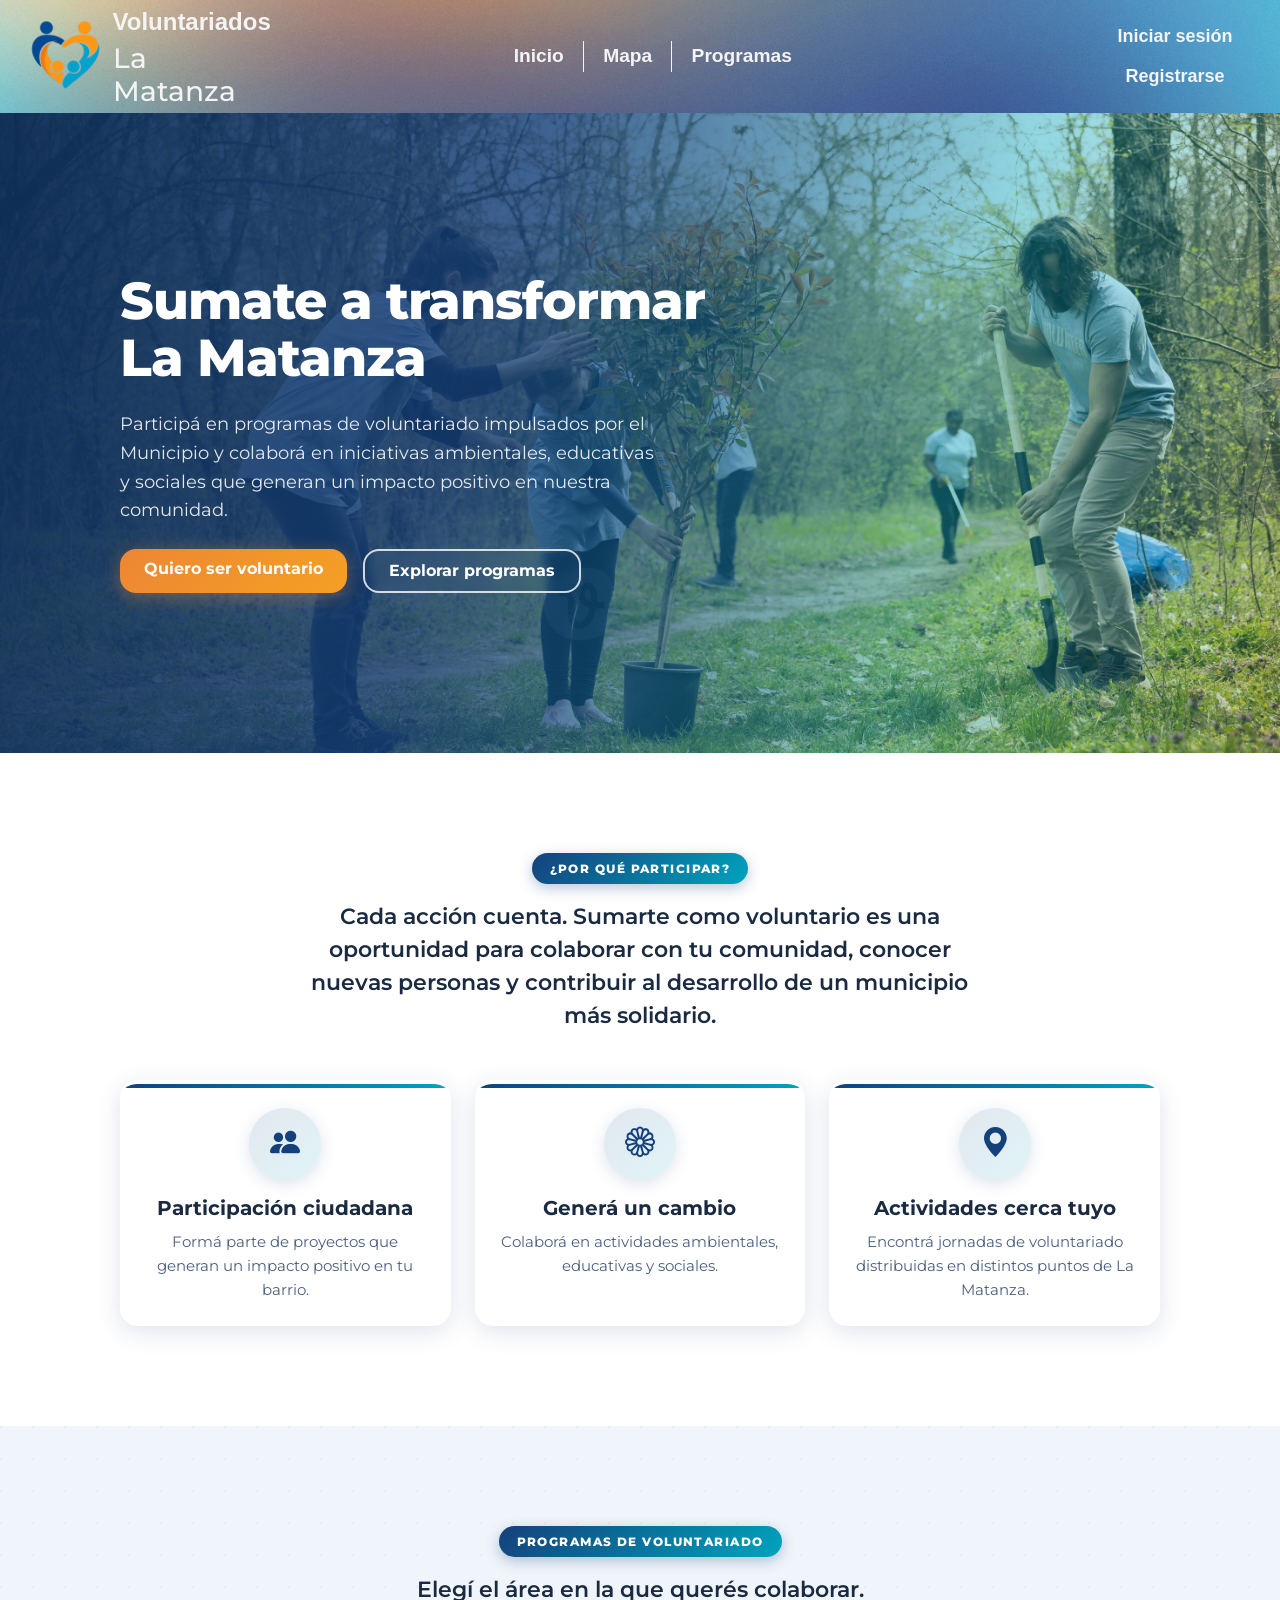
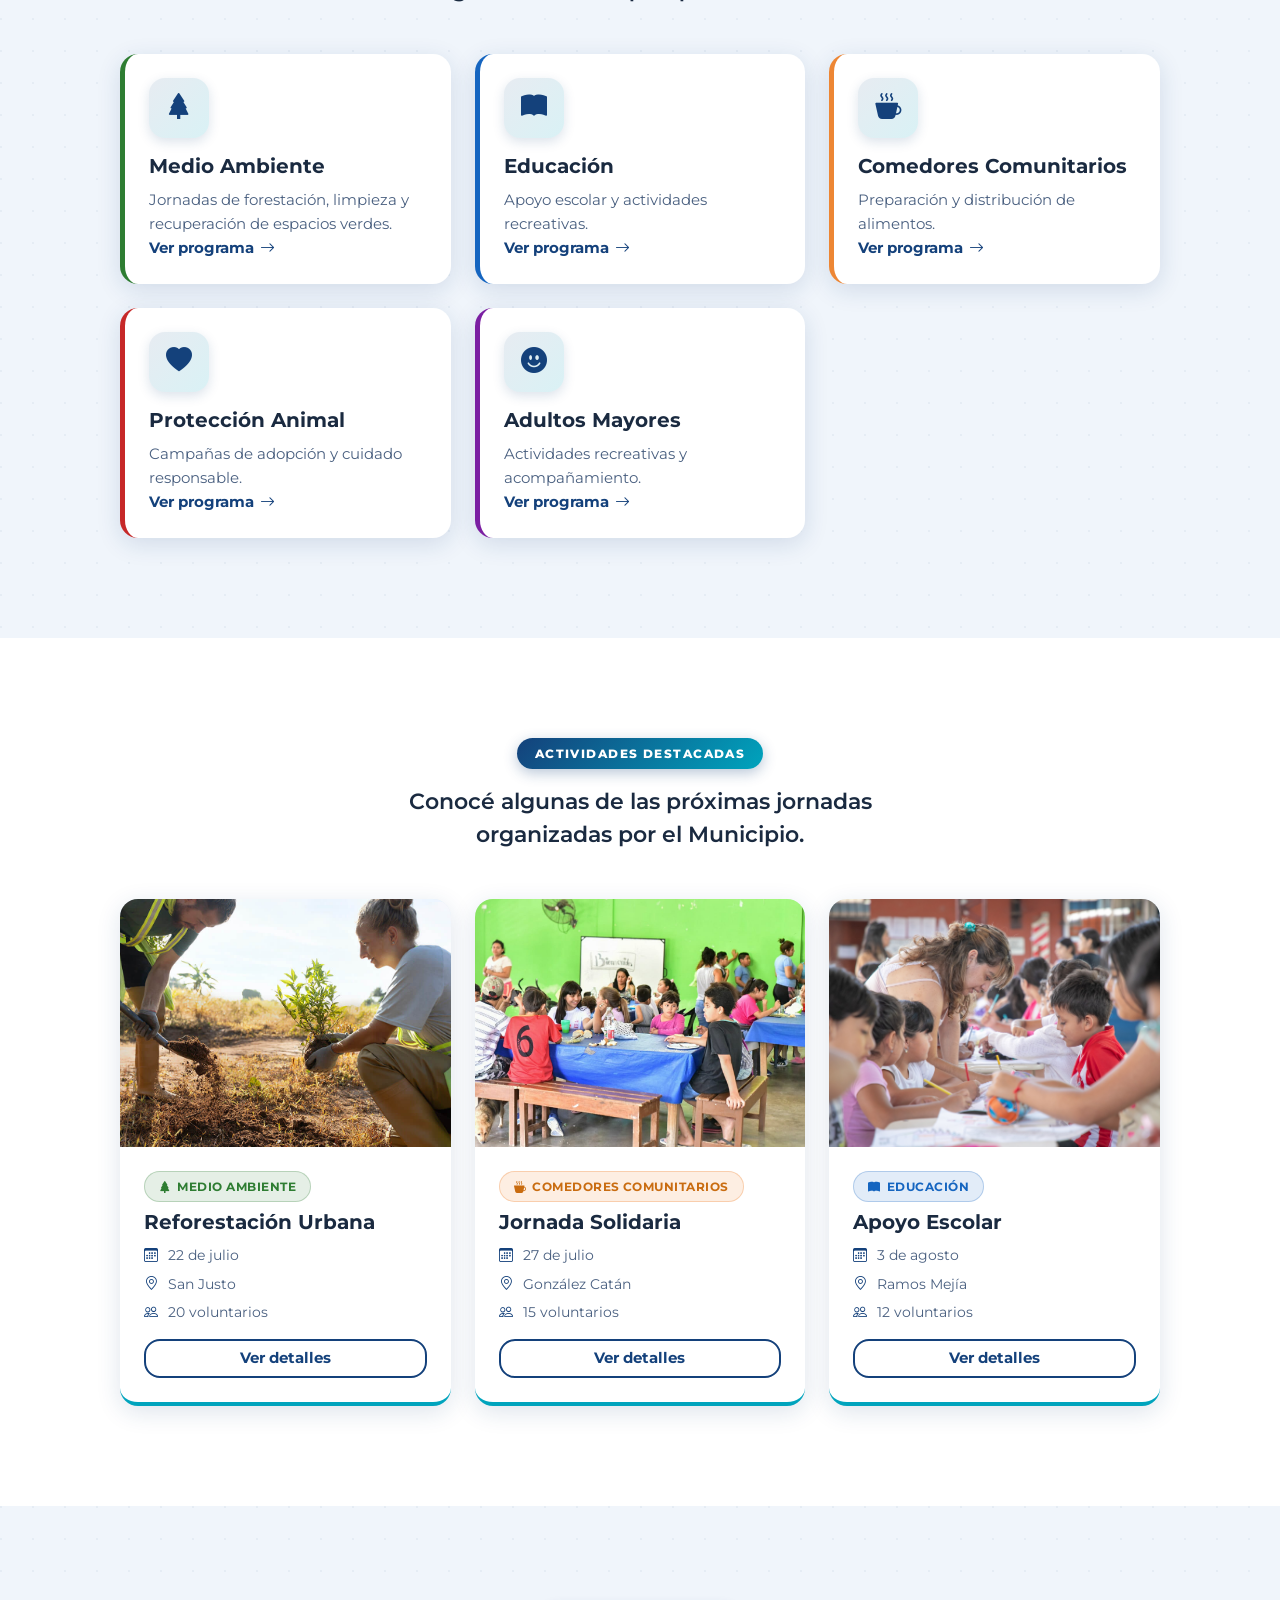
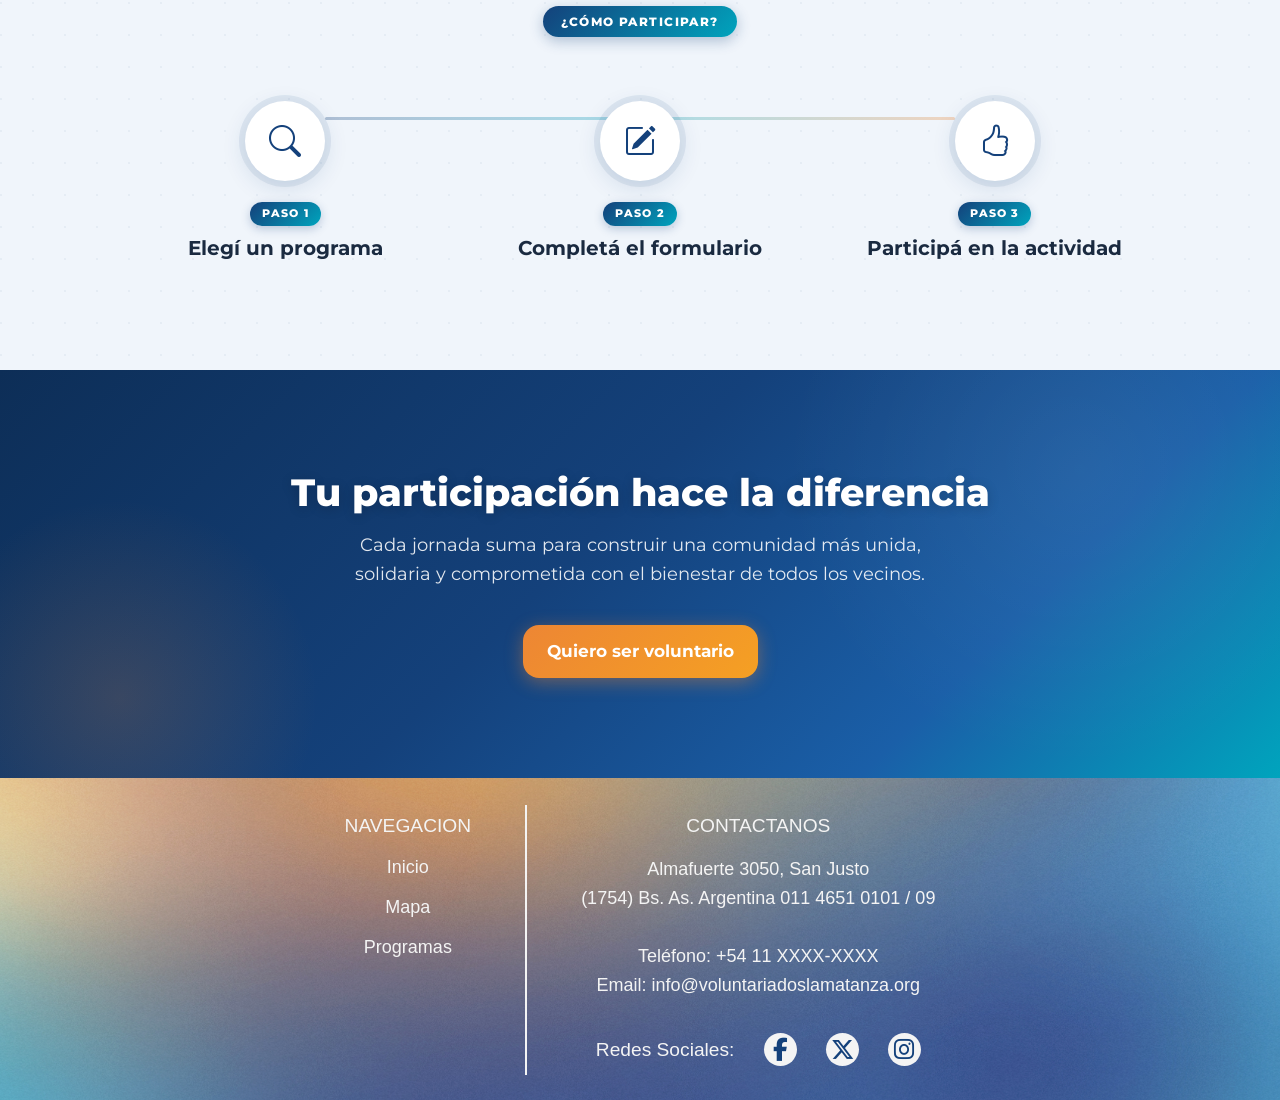
<file: pages/index.html>
<!DOCTYPE html>
<html lang="en">

<head>
    <meta charset="UTF-8">
    <link rel="icon" href="../img/Logo Voluntariados.png" type="image/png">
    <meta name="viewport" content="width=device-width, initial-scale=1.0">
    <title>Voluntariado La Matanza | Municipio de La Matanza</title>

    <!-- Bootstrap 5.3 -->
    <link  rel="stylesheet" href="https://cdn.jsdelivr.net/npm/bootstrap@5.3.3/dist/css/bootstrap.min.css">
    <!-- Bootstrap Icons -->
    <link rel="stylesheet" href="https://cdn.jsdelivr.net/npm/bootstrap-icons@1.11.3/font/bootstrap-icons.css">
    <!-- Google Fonts: Montserrat -->
    <link rel="preconnect" href="https://fonts.googleapis.com">
    <link rel="preconnect" href="https://fonts.gstatic.com" crossorigin>
    <link rel="stylesheet" href="https://fonts.googleapis.com/css2?family=Montserrat:wght@400;500;600;700;800&display=swap">

    <link rel="stylesheet" href="https://cdnjs.cloudflare.com/ajax/libs/font-awesome/6.5.1/css/all.min.css">
    <link rel="stylesheet" href="../css/globals/globalStyles.css">
    <link rel="stylesheet" href="../css/homePage.css">
    <link rel="stylesheet" href="../css/globals/header.css">
    <link rel="stylesheet" href="../css/globals/footer.css">
    <link rel="stylesheet" href="../css/listaProgramas.css">
    <script src="../js/auth.js" defer></script>
    <title>Voluntariados La Matanza</title>
</head>

<body>
    <header class="header">
        <div class="header-logo">
            <img class="header-logo-img" src="../img/Logo Voluntariados.png" alt="Logo de Voluntariados">
            <span class="header-logo-text">Voluntariados<h3>La Matanza</h3> </span>
        </div>
        <span class="nav-toggle"><i class="fa-solid fa-bars"></i></span>
        <nav class="header-nav">
            <ul class="header-nav-list">
                <li><a href="./index.html">Inicio</a></li>
                <li><a href="./map.html">Mapa</a></li>
                <li><a href="./programas.html">Programas</a></li>
            </ul>
        </nav>
        <div class="header-user">
            <div class="header-user-actions">
                <a href="./login.html" class="login">Iniciar sesión</a>
            </div>
            <div class="header-user-actions">
                <a href="./registro.html" class="signup">Registrarse</a>
            </div>
        </div>
    </header>
    <main>
     
   <section class="hero-section hero-section--bg">
    <!-- Imagen de fondo del Hero -->
    <div class="hero-bg img-placeholder">
      <!-- TODO: reemplazar por foto real de vecinos en jornada de voluntariado (plantando árboles / pintando escuela / comedor) -->
      <img src="../img/hero-voluntariado.jpg"
           alt="Vecinos de La Matanza plantando árboles en una jornada de voluntariado municipal"
           class="hero-bg-img"
           onerror="this.closest('.img-placeholder').classList.add('img-placeholder--fallback')">
      <div class="img-placeholder-label">
        <i class="bi bi-image"></i> Foto: vecinos en jornada de voluntariado
      </div>
    </div>
 
    <!-- Overlay, hermano de hero-bg, no hijo -->
    <div class="hero-overlay"></div>
 
    <div class="container">
      <div class="row">
        <div class="col-lg-7">
          <h1 class="hero-title hero-title--on-photo">Sumate a transformar La Matanza</h1>
          <p class="hero-text hero-text--on-photo">
            Participá en programas de voluntariado impulsados por el Municipio y colaborá en
            iniciativas ambientales, educativas y sociales que generan un impacto positivo
            en nuestra comunidad.
          </p>
          <div class="d-flex flex-wrap gap-3 mt-4">
            <a href="#inscripcion" class="btn btn-accent-vlm btn-lg rounded-4 px-4">
              Quiero ser voluntario
            </a>
            <a href="programas.html" class="btn btn-outline-vlm-on-photo btn-lg rounded-4 px-4">
              Explorar programas
            </a>
          </div>
        </div>
      </div>
    </div>
  </section>
 
  <!-- ============ SECCIÓN 2: ¿Por qué participar? ============ -->
  <section class="section-padding">
    <div class="container">
      <div class="row justify-content-center text-center mb-5">
        <div class="col-lg-8">
          <span class="section-eyebrow">¿Por qué participar?</span>
          <p class="section-lead">
            Cada acción cuenta. Sumarte como voluntario es una oportunidad para colaborar
            con tu comunidad, conocer nuevas personas y contribuir al desarrollo de un
            municipio más solidario.
          </p>
        </div>
      </div>
 
      <div class="row g-4">
        <div class="col-lg-4">
          <div class="card vlm-card h-100 border-0 shadow-sm rounded-4 p-4 text-center">
            <div class="vlm-icon-circle mx-auto mb-3">
              <i class="bi bi-people-fill"></i>
            </div>
            <h3 class="card-title-vlm">Participación ciudadana</h3>
            <p class="card-text-vlm">
              Formá parte de proyectos que generan un impacto positivo en tu barrio.
            </p>
          </div>
        </div>
        <div class="col-lg-4">
          <div class="card vlm-card h-100 border-0 shadow-sm rounded-4 p-4 text-center">
            <div class="vlm-icon-circle mx-auto mb-3">
              <i class="bi bi-flower1"></i>
            </div>
            <h3 class="card-title-vlm">Generá un cambio</h3>
            <p class="card-text-vlm">
              Colaborá en actividades ambientales, educativas y sociales.
            </p>
          </div>
        </div>
        <div class="col-lg-4">
          <div class="card vlm-card h-100 border-0 shadow-sm rounded-4 p-4 text-center">
            <div class="vlm-icon-circle mx-auto mb-3">
              <i class="bi bi-geo-alt-fill"></i>
            </div>
            <h3 class="card-title-vlm">Actividades cerca tuyo</h3>
            <p class="card-text-vlm">
              Encontrá jornadas de voluntariado distribuidas en distintos puntos de La Matanza.
            </p>
          </div>
        </div>
      </div>
    </div>
  </section>
 
  <!-- ============ SECCIÓN 3: Programas de voluntariado ============ -->
  <section class="section-padding bg-alt" id="programas">
    <div class="container">
      <div class="row justify-content-center text-center mb-5">
        <div class="col-lg-7">
          <span class="section-eyebrow">Programas de voluntariado</span>
          <p class="section-lead">Elegí el área en la que querés colaborar.</p>
        </div>
      </div>
 
      <div class="row g-4">
        <div class="col-lg-4 col-md-6">
          <div class="card vlm-program-card h-100 border-0 shadow-sm rounded-4 p-4">
            <div class="program-icon mb-3"><i class="bi bi-tree-fill"></i></div>
            <h3 class="card-title-vlm">Medio Ambiente</h3>
            <p class="card-text-vlm">
              Jornadas de forestación, limpieza y recuperación de espacios verdes.
            </p>
            <a href="programas.html?categoria=medio ambiente" class="program-link mt-auto">Ver programa <i class="bi bi-arrow-right"></i></a>
          </div>
        </div>
        <div class="col-lg-4 col-md-6">
          <div class="card vlm-program-card h-100 border-0 shadow-sm rounded-4 p-4">
            <div class="program-icon mb-3"><i class="bi bi-book-fill"></i></div>
            <h3 class="card-title-vlm">Educación</h3>
            <p class="card-text-vlm">
              Apoyo escolar y actividades recreativas.
            </p>
            <a href="programas.html?categoria=educación" class="program-link mt-auto">Ver programa <i class="bi bi-arrow-right"></i></a>
          </div>
        </div>
        <div class="col-lg-4 col-md-6">
          <div class="card vlm-program-card h-100 border-0 shadow-sm rounded-4 p-4">
            <div class="program-icon mb-3"><i class="bi bi-cup-hot-fill"></i></div>
            <h3 class="card-title-vlm">Comedores Comunitarios</h3>
            <p class="card-text-vlm">
              Preparación y distribución de alimentos.
            </p>
            <a href="programas.html?categoria=comedores comunitarios" class="program-link mt-auto">Ver programa <i class="bi bi-arrow-right"></i></a>
          </div>
        </div>
        <div class="col-lg-4 col-md-6">
          <div class="card vlm-program-card h-100 border-0 shadow-sm rounded-4 p-4">
            <div class="program-icon mb-3"><i class="bi bi-heart-fill"></i></div>
            <h3 class="card-title-vlm">Protección Animal</h3>
            <p class="card-text-vlm">
              Campañas de adopción y cuidado responsable.
            </p>
            <a href="programas.html?categoria=protección animal" class="program-link mt-auto">Ver programa <i class="bi bi-arrow-right"></i></a>
          </div>
        </div>
        <div class="col-lg-4 col-md-6">
          <div class="card vlm-program-card h-100 border-0 shadow-sm rounded-4 p-4">
            <div class="program-icon mb-3"><i class="bi bi-emoji-smile-fill"></i></div>
            <h3 class="card-title-vlm">Adultos Mayores</h3>
            <p class="card-text-vlm">
              Actividades recreativas y acompañamiento.
            </p>
            <a href="programas.html?categoria=adultos mayores" class="program-link mt-auto">Ver programa <i class="bi bi-arrow-right"></i></a>
          </div>
        </div>
      </div>
    </div>
  </section>
 
  <!-- ============ SECCIÓN 4: Actividades destacadas ============ -->
  <section class="section-padding">
    <div class="container">
      <div class="row justify-content-center text-center mb-5">
        <div class="col-lg-7">
          <span class="section-eyebrow">Actividades destacadas</span>
          <p class="section-lead">Conocé algunas de las próximas jornadas organizadas por el Municipio.</p>
        </div>
      </div>
 
      <div class="row g-4">
        
        <div class="col-lg-4">
          <div class="card vlm-activity-card h-100 border-0 shadow-sm rounded-4 overflow-hidden">
            <div class="ratio ratio-4x3 img-placeholder">
              <!-- TODO: reemplazar por foto real de jornada de reforestación -->
              <img src="../img/reforestacion.jpg"
                   alt="Jornada de reforestación urbana en San Justo" class="activity-img"
                   onerror="this.closest('.img-placeholder').classList.add('img-placeholder--fallback')">
              <div class="img-placeholder-label"><i class="bi bi-image"></i> Foto: reforestación</div>
            </div>
            <div class="card-body p-4">
              <span class="badge-vlm badge-vlm--ambiente mb-2"><i class="bi bi-tree-fill"></i> Medio Ambiente</span>
              <h3 class="card-title-vlm">Reforestación Urbana</h3>
              <ul class="activity-meta list-unstyled mb-3">
                <li><i class="bi bi-calendar3"></i> 22 de julio</li>
                <li><i class="bi bi-geo-alt"></i> San Justo</li>
                <li><i class="bi bi-people"></i> 20 voluntarios</li>
              </ul>
              <a href="detalle-programa.html" class="btn btn-outline-vlm rounded-4 w-100 mt-auto">Ver detalles</a>
            </div>
          </div>
        </div>
 
        <div class="col-lg-4">
          <div class="card vlm-activity-card h-100 border-0 shadow-sm rounded-4 overflow-hidden">
            <div class="ratio ratio-4x3 img-placeholder">
              <!-- TODO: reemplazar por foto real de comedor comunitario / jornada solidaria -->
              <img src="../img/Comedor.jpeg"
                   alt="Jornada solidaria de comedor comunitario en González Catán" class="activity-img"
                   onerror="this.closest('.img-placeholder').classList.add('img-placeholder--fallback')">
              <div class="img-placeholder-label"><i class="bi bi-image"></i> Foto: jornada solidaria</div>
            </div>
            <div class="card-body p-4">
              <span class="badge-vlm badge-vlm--comedores mb-2"><i class="bi bi-cup-hot-fill"></i> Comedores Comunitarios</span>
              <h3 class="card-title-vlm">Jornada Solidaria</h3>
              <ul class="activity-meta list-unstyled mb-3">
                <li><i class="bi bi-calendar3"></i> 27 de julio</li>
                <li><i class="bi bi-geo-alt"></i> González Catán</li>
                <li><i class="bi bi-people"></i> 15 voluntarios</li>
              </ul>
              <a href="detalle-programa.html" class="btn btn-outline-vlm rounded-4 w-100 mt-auto">Ver detalles</a>
            </div>
          </div>
        </div>
 
        <div class="col-lg-4">
          <div class="card vlm-activity-card h-100 border-0 shadow-sm rounded-4 overflow-hidden">
            <div class="ratio ratio-4x3 img-placeholder">
              <!-- TODO: reemplazar por foto real de apoyo escolar -->
              <img src="../img/apoyo-escolar.jpeg"
                   alt="Apoyo escolar a estudiantes en Ramos Mejía" class="activity-img"
                   onerror="this.closest('.img-placeholder').classList.add('img-placeholder--fallback')">
              <div class="img-placeholder-label"><i class="bi bi-image"></i> Foto: apoyo escolar</div>
            </div>
            <div class="card-body p-4">
              <span class="badge-vlm badge-vlm--educacion mb-2"><i class="bi bi-book-fill"></i> Educación</span>
              <h3 class="card-title-vlm">Apoyo Escolar</h3>
              <ul class="activity-meta list-unstyled mb-3">
                <li><i class="bi bi-calendar3"></i> 3 de agosto</li>
                <li><i class="bi bi-geo-alt"></i> Ramos Mejía</li>
                <li><i class="bi bi-people"></i> 12 voluntarios</li>
              </ul>
              <a href="detalle-programa.html" class="btn btn-outline-vlm rounded-4 w-100 mt-auto">Ver detalles</a>
            </div>
          </div>
        </div>
        
      </div>
    </div>
  </section>
 
  <!-- ============ SECCIÓN 5: ¿Cómo participar? ============ -->
  <section class="section-padding bg-alt">
    <div class="container">
      <div class="row justify-content-center text-center mb-5">
        <div class="col-lg-7">
          <span class="section-eyebrow">¿Cómo participar?</span>
        </div>
      </div>
 
      <div class="row g-4 steps-row">
        <div class="col-md-4">
          <div class="step-item text-center">
            <div class="step-icon mx-auto mb-3"><i class="bi bi-search"></i></div>
            <span class="step-number">Paso 1</span>
            <h3 class="card-title-vlm">Elegí un programa</h3>
          </div>
        </div>
        <div class="col-md-4">
          <div class="step-item text-center">
            <div class="step-icon mx-auto mb-3"><i class="bi bi-pencil-square"></i></div>
            <span class="step-number">Paso 2</span>
            <h3 class="card-title-vlm">Completá el formulario</h3>
          </div>
        </div>
        <div class="col-md-4">
          <div class="step-item text-center">
            <div class="step-icon mx-auto mb-3"><i class="bi bi-hand-thumbs-up"></i></div>
            <span class="step-number">Paso 3</span>
            <h3 class="card-title-vlm">Participá en la actividad</h3>
          </div>
        </div>
      </div>
    </div>
  </section>
 
  <!-- ============ SECCIÓN FINAL: CTA ============ -->
  <section class="final-cta-section" id="inscripcion">
    <div class="container text-center">
      <h2 class="final-cta-title">Tu participación hace la diferencia</h2>
      <p class="final-cta-text">
        Cada jornada suma para construir una comunidad más unida, solidaria y comprometida
        con el bienestar de todos los vecinos.
      </p>
      <a href="./programas.html" class="btn btn-accent-vlm btn-lg rounded-4 px-4">Quiero ser voluntario</a>
    </div>
  </section>
    </main>
    <footer class="footer">
        <div class="footer-links">
            <h2 class="footer-titulo">NAVEGACION</h2>
            <ul class="footer-links-list">
                <li><a href="./index.html">Inicio</a></li>
                <li><a href="./map.html">Mapa</a></li>
                <li><a href="./programas.html">Programas</a></li>
            </ul>
        </div>
        <div class="footer-contacto">
            <h2 class="footer-titulo"> CONTACTANOS </h2>
            <div class="footer-contacto-info">
                <a href="#">Almafuerte 3050, San Justo<br>
                    (1754) Bs. As. Argentina
                    011 4651 0101 / 09 </a>
                <p>
                    <br>Teléfono: +54 11 XXXX-XXXX
                    <br>Email: info@voluntariadoslamatanza.org
                </p>
            </div>
            <div class="footer-contacto-social">
                <h3 class="footer-titulo">Redes Sociales:</h3>
                <a href="#"><i class="fab fa-facebook-f"></i></a>
                <a href="#"><i class="fab fa-x-twitter"></i></a>
                <a href="#"><i class="fab fa-instagram"></i></a>
            </div>
        </div>
    </footer>
</body>

</html>
</file>
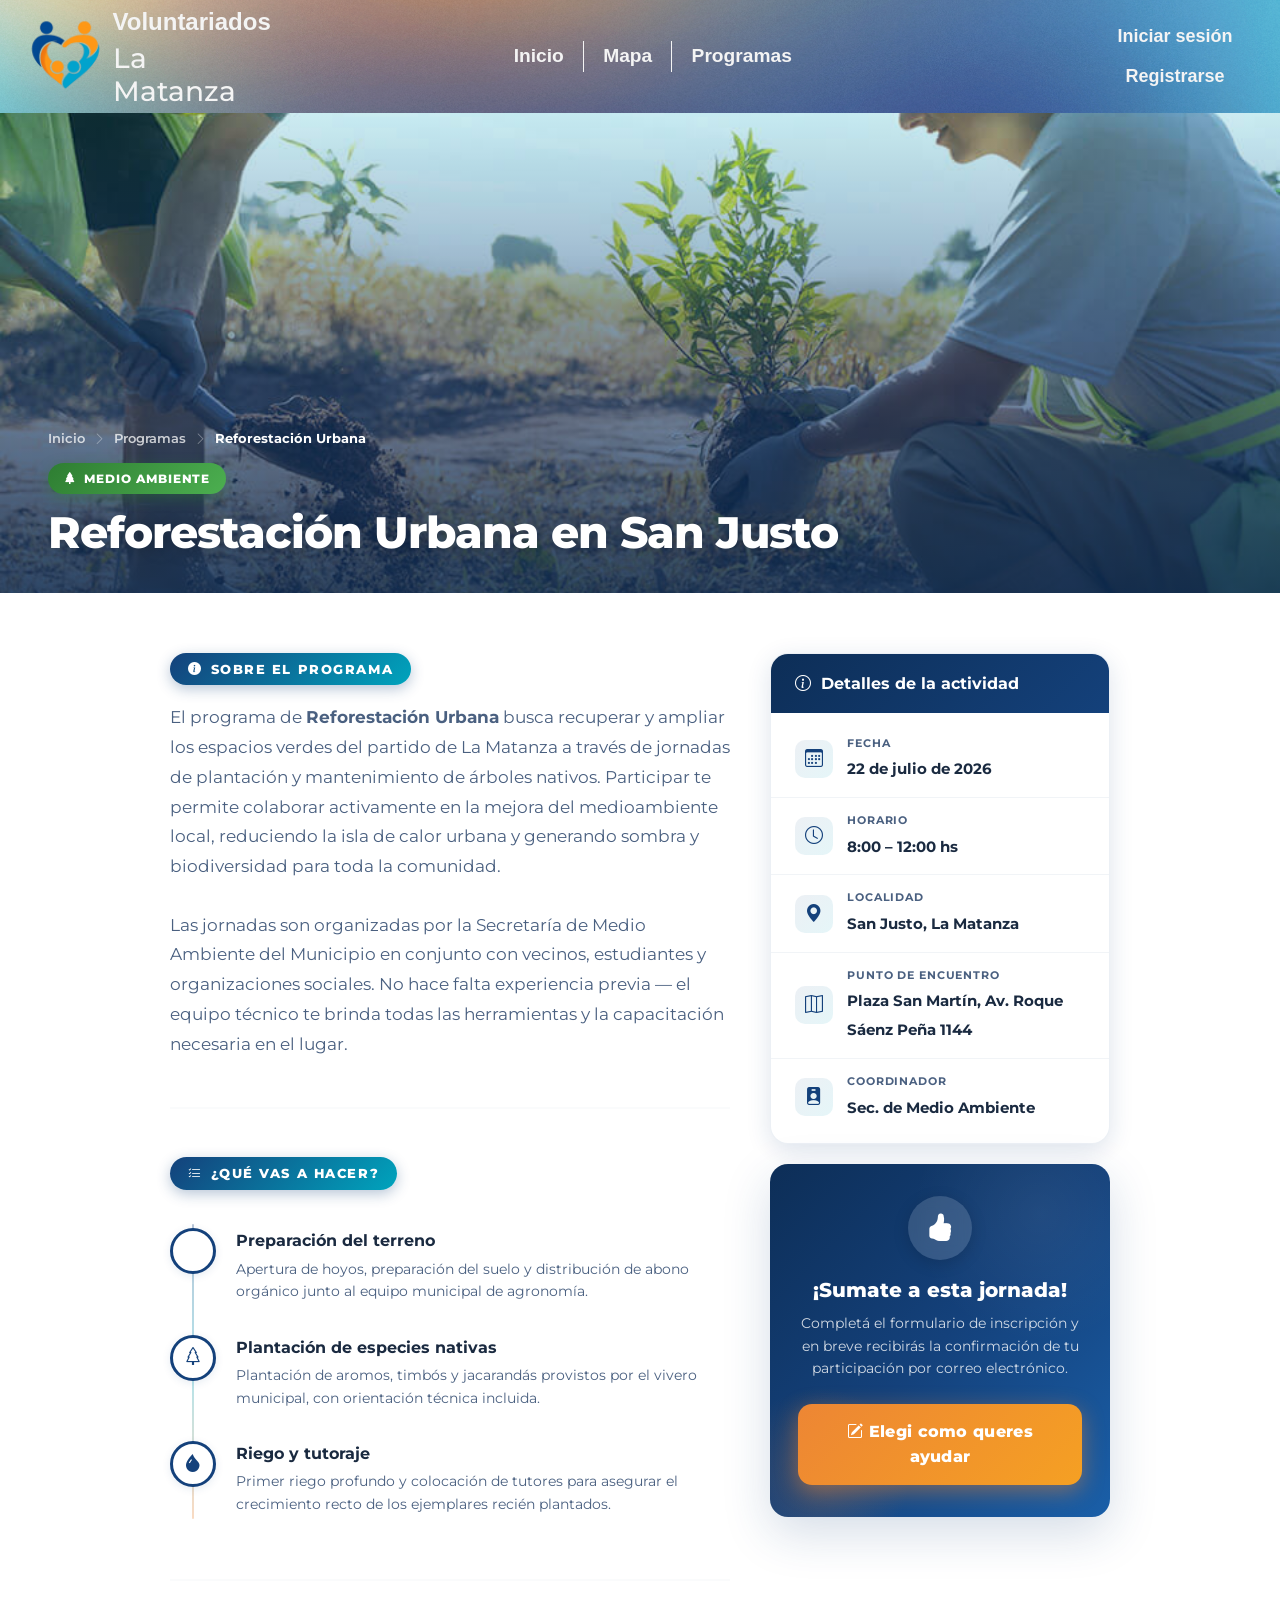
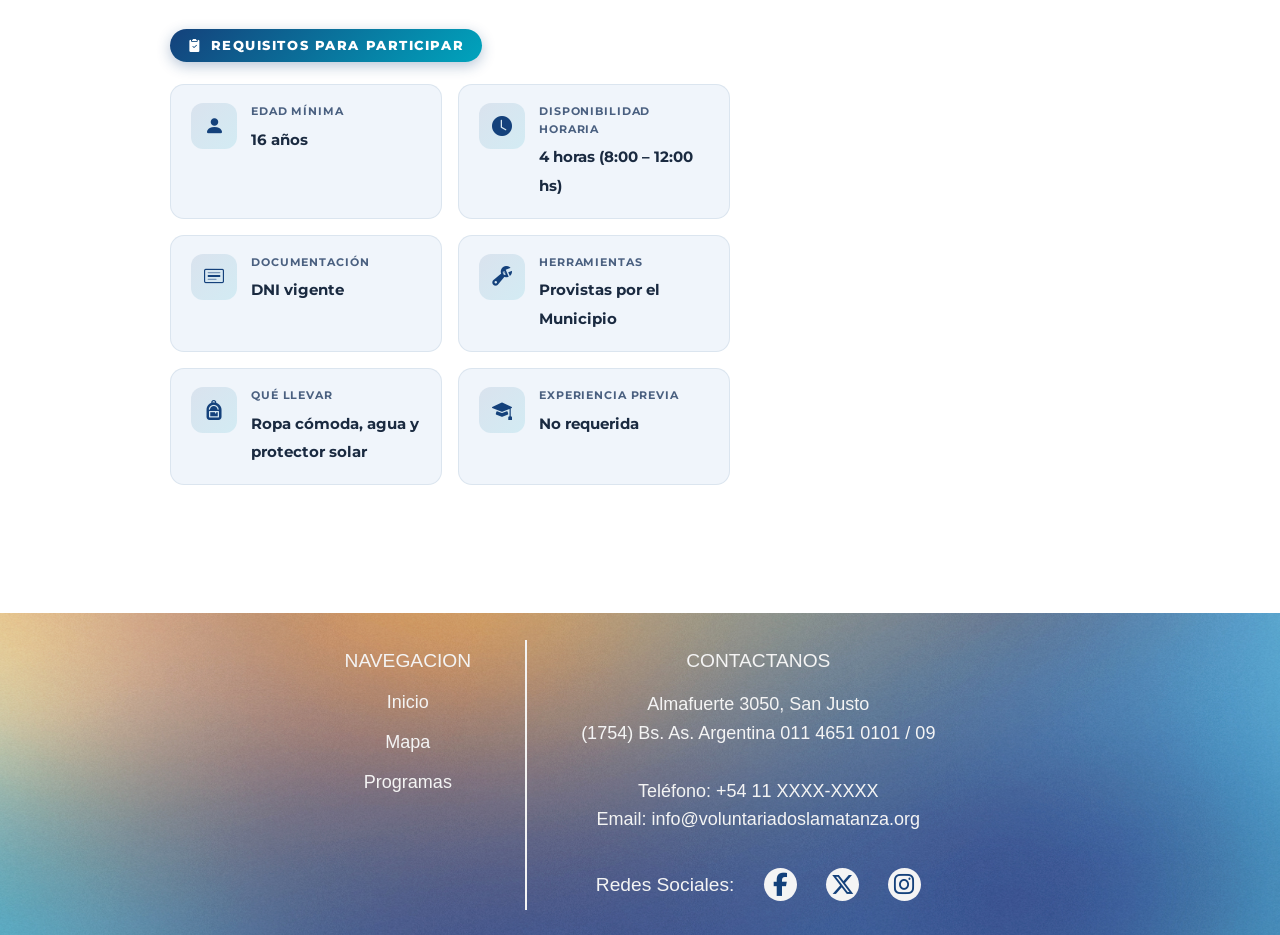
<file: pages/detalle-programa.html>
<!DOCTYPE html>
<html lang="es">

<head>
    <meta charset="UTF-8">
    <link rel="icon" href="../img/Logo Voluntariados.png" type="image/png">
    <meta name="viewport" content="width=device-width, initial-scale=1.0">
    <title>Reforestación Urbana — Voluntariados La Matanza | Municipio de La Matanza</title>
    <meta name="description" content="Conocé todos los detalles del programa de Reforestación Urbana en San Justo. Requisitos, fechas, lugar y cómo inscribirte como voluntario en el Municipio de La Matanza.">

    <link rel="stylesheet" href="https://cdn.jsdelivr.net/npm/bootstrap@5.3.3/dist/css/bootstrap.min.css">
    <link rel="stylesheet" href="https://cdn.jsdelivr.net/npm/bootstrap-icons@1.11.3/font/bootstrap-icons.css">
    <link rel="preconnect" href="https://fonts.googleapis.com">
    <link rel="preconnect" href="https://fonts.gstatic.com" crossorigin>
    <link rel="stylesheet" href="https://fonts.googleapis.com/css2?family=Montserrat:wght@400;500;600;700;800&display=swap">
    <link rel="stylesheet" href="https://cdnjs.cloudflare.com/ajax/libs/font-awesome/6.5.1/css/all.min.css">

    <link rel="stylesheet" href="../css/globals/globalStyles.css">
    <link rel="stylesheet" href="../css/globals/header.css">
    <link rel="stylesheet" href="../css/globals/footer.css">
    <link rel="stylesheet" href="../css/detalle-programa.css">
    <script src="../js/auth.js" defer></script>
</head>

<body>
    <header class="header">
        <div class="header-logo">
            <img class="header-logo-img" src="../img/Logo Voluntariados.png" alt="Logo de Voluntariados">
            <span class="header-logo-text">Voluntariados<h3>La Matanza</h3></span>
        </div>
        <span class="nav-toggle"><i class="fa-solid fa-bars"></i></span>
        <nav class="header-nav">
            <ul class="header-nav-list">
                <li><a href="./index.html">Inicio</a></li>
                <li><a href="./map.html">Mapa</a></li>
                <li><a href="./programas.html">Programas</a></li>
            </ul>
        </nav>
        <div class="header-user">
            <div class="header-user-actions">
                <a href="./login.html" class="login">Iniciar sesión</a>
            </div>
            <div class="header-user-actions">
                <a href="./registro.html" class="signup">Registrarse</a>
            </div>
        </div>
    </header>

    <main>

        <section class="program-hero" aria-label="Imagen del programa de voluntariado">
            <img
                src="../img/reforestacion.jpg"
                alt="Voluntarios del Municipio de La Matanza plantando árboles en una jornada de reforestación urbana en San Justo"
                class="program-hero-img"
                id="program-hero-img"
            >
            <div class="program-hero-overlay" aria-hidden="true"></div>
            <div class="program-hero-content">
                <!-- Breadcrumb -->
                <ol class="breadcrumb-vlm" aria-label="Ruta de navegación">
                    <li><a href="index.html">Inicio</a></li>
                    <li class="sep" aria-hidden="true"><i class="bi bi-chevron-right"></i></li>
                    <li><a href="../pages/programas.html">Programas</a></li>
                    <li class="sep" aria-hidden="true"><i class="bi bi-chevron-right"></i></li>
                    <li class="active" aria-current="page">Reforestación Urbana</li>
                </ol>
                <!-- Badge de categoría -->
                <div class="program-hero-badge" role="img" aria-label="Categoría: Medio Ambiente">
                    <i class="bi bi-tree-fill" aria-hidden="true"></i> Medio Ambiente
                </div>
                <!-- Título -->
                <h1 class="program-hero-title" id="program-title">Reforestación Urbana en San Justo</h1>
            </div>
        </section>

        <section class="program-body">
            <div class="container">
                <div class="program-grid">

                    <div class="program-main-content">

                        <div class="program-content-block">
                            <span class="program-section-title">
                                <i class="bi bi-info-circle-fill" aria-hidden="true"></i> Sobre el programa
                            </span>
                            <p class="program-description">
                                El programa de <strong>Reforestación Urbana</strong> busca recuperar y ampliar los espacios
                                verdes del partido de La Matanza a través de jornadas de plantación y mantenimiento de árboles
                                nativos. Participar te permite colaborar activamente en la mejora del medioambiente local,
                                reduciendo la isla de calor urbana y generando sombra y biodiversidad para toda la comunidad.
                            </p>
                            <br>
                            <p class="program-description">
                                Las jornadas son organizadas por la Secretaría de Medio Ambiente del Municipio en conjunto
                                con vecinos, estudiantes y organizaciones sociales. No hace falta experiencia previa —
                                el equipo técnico te brinda todas las herramientas y la capacitación necesaria en el lugar.
                            </p>
                        </div>

                        <hr class="section-divider" aria-hidden="true">

                        <div class="program-content-block">
                            <span class="program-section-title">
                                <i class="bi bi-list-check" aria-hidden="true"></i> ¿Qué vas a hacer?
                            </span>
                            <div class="activity-timeline" role="list">
                                <div class="timeline-item" role="listitem">
                                    <div class="timeline-bullet" aria-hidden="true">
                                        <i class="bi bi-shovel"></i>
                                    </div>
                                    <div class="timeline-text">
                                        <p class="timeline-item-title">Preparación del terreno</p>
                                        <p class="timeline-item-desc">
                                            Apertura de hoyos, preparación del suelo y distribución de abono orgánico
                                            junto al equipo municipal de agronomía.
                                        </p>
                                    </div>
                                </div>
                                <div class="timeline-item" role="listitem">
                                    <div class="timeline-bullet" aria-hidden="true">
                                        <i class="bi bi-tree"></i>
                                    </div>
                                    <div class="timeline-text">
                                        <p class="timeline-item-title">Plantación de especies nativas</p>
                                        <p class="timeline-item-desc">
                                            Plantación de aromos, timbós y jacarandás provistos por el vivero municipal,
                                            con orientación técnica incluida.
                                        </p>
                                    </div>
                                </div>
                                <div class="timeline-item" role="listitem">
                                    <div class="timeline-bullet" aria-hidden="true">
                                        <i class="bi bi-droplet-fill"></i>
                                    </div>
                                    <div class="timeline-text">
                                        <p class="timeline-item-title">Riego y tutoraje</p>
                                        <p class="timeline-item-desc">
                                            Primer riego profundo y colocación de tutores para asegurar el crecimiento
                                            recto de los ejemplares recién plantados.
                                        </p>
                                    </div>
                                </div>
                            </div>
                        </div>

                        <hr class="section-divider" aria-hidden="true">

                        <!-- Requisitos -->
                        <div class="program-content-block">
                            <span class="program-section-title">
                                <i class="bi bi-clipboard2-check-fill" aria-hidden="true"></i> Requisitos para participar
                            </span>
                            <div class="requirements-grid" role="list">

                                <div class="requirement-item" role="listitem">
                                    <div class="req-icon" aria-hidden="true">
                                        <i class="bi bi-person-fill"></i>
                                    </div>
                                    <div>
                                        <span class="req-label">Edad mínima</span>
                                        <span class="req-value">16 años</span>
                                    </div>
                                </div>

                                <div class="requirement-item" role="listitem">
                                    <div class="req-icon" aria-hidden="true">
                                        <i class="bi bi-clock-fill"></i>
                                    </div>
                                    <div>
                                        <span class="req-label">Disponibilidad horaria</span>
                                        <span class="req-value">4 horas (8:00 – 12:00 hs)</span>
                                    </div>
                                </div>

                                <div class="requirement-item" role="listitem">
                                    <div class="req-icon" aria-hidden="true">
                                        <i class="bi bi-card-text"></i>
                                    </div>
                                    <div>
                                        <span class="req-label">Documentación</span>
                                        <span class="req-value">DNI vigente</span>
                                    </div>
                                </div>

                                <div class="requirement-item" role="listitem">
                                    <div class="req-icon" aria-hidden="true">
                                        <i class="bi bi-wrench-adjustable"></i>
                                    </div>
                                    <div>
                                        <span class="req-label">Herramientas</span>
                                        <span class="req-value">Provistas por el Municipio</span>
                                    </div>
                                </div>

                                <div class="requirement-item" role="listitem">
                                    <div class="req-icon" aria-hidden="true">
                                        <i class="bi bi-backpack-fill"></i>
                                    </div>
                                    <div>
                                        <span class="req-label">Qué llevar</span>
                                        <span class="req-value">Ropa cómoda, agua y protector solar</span>
                                    </div>
                                </div>

                                <div class="requirement-item" role="listitem">
                                    <div class="req-icon" aria-hidden="true">
                                        <i class="bi bi-mortarboard-fill"></i>
                                    </div>
                                    <div>
                                        <span class="req-label">Experiencia previa</span>
                                        <span class="req-value">No requerida</span>
                                    </div>
                                </div>

                            </div>
                        </div>

                    </div>
                    <aside class="program-sidebar" aria-label="Información y acciones del programa">

                        <div class="info-card" role="complementary" aria-label="Detalles de la actividad">
                            <div class="info-card-header">
                                <h2 class="info-card-header-title">
                                    <i class="bi bi-info-circle" aria-hidden="true"></i>
                                    Detalles de la actividad
                                </h2>
                            </div>
                            <div class="info-card-body">
                                <div class="info-row">
                                    <div class="info-row-icon" aria-hidden="true">
                                        <i class="bi bi-calendar3"></i>
                                    </div>
                                    <div class="info-row-text">
                                        <span class="info-row-label">Fecha</span>
                                        <span class="info-row-value" id="program-date">22 de julio de 2026</span>
                                    </div>
                                </div>
                                <div class="info-row">
                                    <div class="info-row-icon" aria-hidden="true">
                                        <i class="bi bi-clock"></i>
                                    </div>
                                    <div class="info-row-text">
                                        <span class="info-row-label">Horario</span>
                                        <span class="info-row-value" id="program-time">8:00 – 12:00 hs</span>
                                    </div>
                                </div>
                                <div class="info-row">
                                    <div class="info-row-icon" aria-hidden="true">
                                        <i class="bi bi-geo-alt-fill"></i>
                                    </div>
                                    <div class="info-row-text">
                                        <span class="info-row-label">Localidad</span>
                                        <span class="info-row-value" id="program-location">San Justo, La Matanza</span>
                                    </div>
                                </div>
                                <div class="info-row">
                                    <div class="info-row-icon" aria-hidden="true">
                                        <i class="bi bi-map"></i>
                                    </div>
                                    <div class="info-row-text">
                                        <span class="info-row-label">Punto de encuentro</span>
                                        <span class="info-row-value" id="program-address">Plaza San Martín, Av. Roque Sáenz Peña 1144</span>
                                    </div>
                                </div>
                                <div class="info-row">
                                    <div class="info-row-icon" aria-hidden="true">
                                        <i class="bi bi-person-badge-fill"></i>
                                    </div>
                                    <div class="info-row-text">
                                        <span class="info-row-label">Coordinador</span>
                                        <span class="info-row-value" id="program-coordinator">Sec. de Medio Ambiente</span>
                                    </div>
                                </div>
                            </div>
                        </div>

                        <div class="cta-card" role="complementary" aria-label="Inscribirse al programa">
                            <div class="cta-card-icon" aria-hidden="true">
                                <i class="bi bi-hand-thumbs-up-fill"></i>
                            </div>
                            <h2 class="cta-card-title">¡Sumate a esta jornada!</h2>
                            <p class="cta-card-text">
                                Completá el formulario de inscripción y en breve recibirás la confirmación
                                de tu participación por correo electrónico.
                            </p>
                            <a
                                href="./formulario.html"
                                class="btn-apply"
                                id="btn-inscribirse"
                                aria-label="Inscribirse al programa de Reforestación Urbana"
                                role="button"
                            >
                                <i class="bi bi-pencil-square" aria-hidden="true"></i>
                                Elegi como queres ayudar
                            </a>
                        </div>

                    </aside>

                </div>
            </div>
        </section>

    </main>

    <footer class="footer">
        <div class="footer-links">
            <h2 class="footer-titulo">NAVEGACION</h2>
            <ul class="footer-links-list">
                <li><a href="./index.html">Inicio</a></li>
                <li><a href="./map.html">Mapa</a></li>
                <li><a href="./programas.html">Programas</a></li>
            </ul>
        </div>
        <div class="footer-contacto">
            <h2 class="footer-titulo"> CONTACTANOS </h2>
            <div class="footer-contacto-info">
                <a href="#">Almafuerte 3050, San Justo<br>
                    (1754) Bs. As. Argentina
                    011 4651 0101 / 09 </a>
                <p>
                    <br>Teléfono: +54 11 XXXX-XXXX
                    <br>Email: info@voluntariadoslamatanza.org
                </p>
            </div>
            <div class="footer-contacto-social">
                <h3 class="footer-titulo">Redes Sociales:</h3>
                <a href="#"><i class="fab fa-facebook-f"></i></a>
                <a href="#"><i class="fab fa-x-twitter"></i></a>
                <a href="#"><i class="fab fa-instagram"></i></a>
            </div>
        </div>
    </footer>

    <script>
        document.addEventListener('DOMContentLoaded', () => {
            const btnInscribirse = document.getElementById('btn-inscribirse');
            if (btnInscribirse) {
                btnInscribirse.addEventListener('click', (e) => {
                    e.preventDefault();
                    window.location.href = './formulario.html';
                });
            }
        });
    </script>
</body>

</html>
</file>
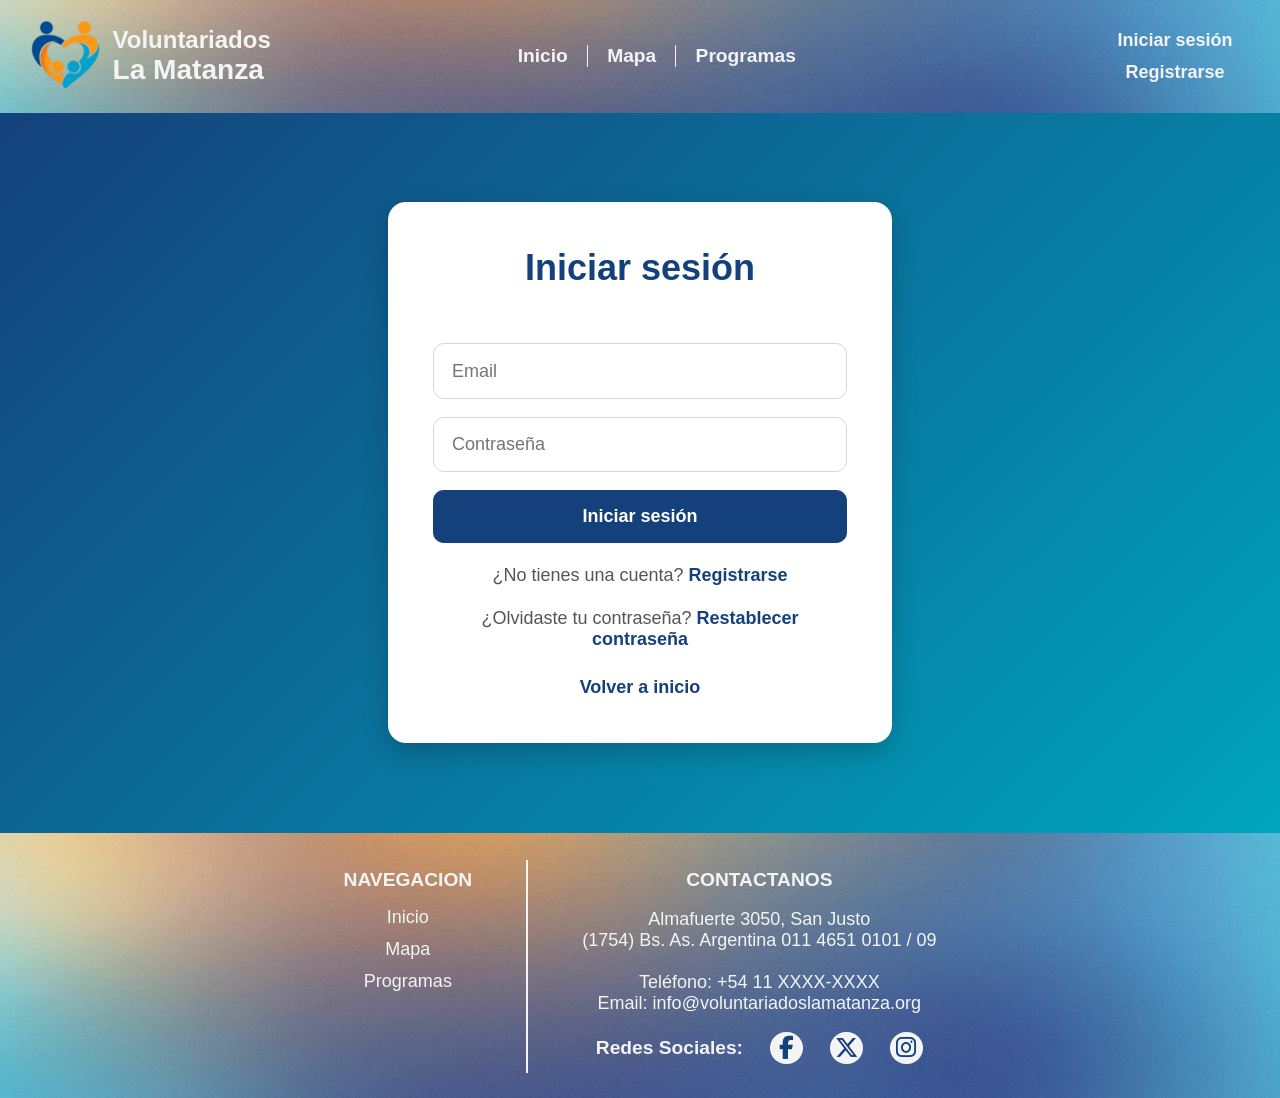
<file: pages/editar-perfil.html>
<!DOCTYPE html>
<html lang="es">
<head>
    <meta charset="UTF-8">
    <meta name="viewport" content="width=device-width, initial-scale=1.0">
    <link rel="icon" href="../img/Logo Voluntariados.png" type="image/png">
    <meta name="description" content="Editá tu información personal, cualidades y habilidades en Voluntariados La Matanza.">
    <link rel="stylesheet" href="https://cdnjs.cloudflare.com/ajax/libs/font-awesome/6.5.1/css/all.min.css">
    <link rel="stylesheet" href="../css/globals/globalStyles.css">
    <link rel="stylesheet" href="../css/globals/header.css">
    <link rel="stylesheet" href="../css/globals/footer.css">
    <link rel="stylesheet" href="../css/editar-perfil.css">
    <script src="../js/auth.js" defer></script>
    <title>Editar Perfil | Voluntariados La Matanza</title>
</head>
<body>

    <!-- ══════════════ HEADER ══════════════ -->
    <header class="header">
        <div class="header-logo">
            <img class="header-logo-img" src="../img/Logo Voluntariados.png" alt="Logo de Voluntariados">
            <span class="header-logo-text">Voluntariados<h3>La Matanza</h3></span>
        </div>
        <span class="nav-toggle"><i class="fa-solid fa-bars"></i></span>
        <nav class="header-nav">
            <ul class="header-nav-list">
                <li><a href="./index.html">Inicio</a></li>
                <li><a href="./map.html">Mapa</a></li>
                <li><a href="./programas.html">Programas</a></li>
            </ul>
        </nav>
        <div class="header-user">
            <!-- auth.js rellena esto dinámicamente -->
            <div class="header-user-actions">
                <a href="./perfil.html" class="login">Mi Perfil</a>
            </div>
            <div class="header-user-actions">
                <a href="#" class="signup" onclick="logout(); return false;">Cerrar sesión</a>
            </div>
        </div>
    </header>

    <!-- ══════════════ MAIN ══════════════ -->
    <main>
        <div class="editar-perfil-container">

            <!-- Encabezado -->
            <div class="editar-perfil-header">
                <a href="./perfil.html" id="btn-volver">
                    <i class="fa-solid fa-arrow-left"></i> Volver al perfil
                </a>
                <h1><i class="fa-solid fa-pen-to-square" style="color:var(--color-secundario);margin-right:0.3em;"></i>Editar Perfil</h1>
            </div>

            <form id="form-editar-perfil" novalidate>

                <!-- ── Información Personal ── -->
                <div class="edit-card">
                    <h2><i class="fa-solid fa-user"></i> Información Personal</h2>
                    <div class="fields-grid">
                        <div class="field-group">
                            <label for="edit-nombre">Nombre</label>
                            <input type="text" id="edit-nombre" placeholder="Tu nombre" maxlength="50">
                        </div>
                        <div class="field-group">
                            <label for="edit-apellido">Apellido</label>
                            <input type="text" id="edit-apellido" placeholder="Tu apellido" maxlength="50">
                        </div>
                        <div class="field-group">
                            <label for="edit-edad">Edad</label>
                            <input type="number" id="edit-edad" placeholder="Ej: 23" min="14" max="100">
                        </div>
                        <div class="field-group">
                            <label for="edit-telefono">Teléfono</label>
                            <input type="tel" id="edit-telefono" placeholder="Ej: +54 11 1234-5678" maxlength="30">
                        </div>
                        <div class="field-group field-full">
                            <label for="edit-email">Email</label>
                            <input type="email" id="edit-email" placeholder="Tu email" readonly
                                   style="background:#f0f0f0; cursor:not-allowed; color:#888;"
                                   title="El email no puede modificarse">
                        </div>
                    </div>
                </div>

                <!-- ── Cualidades ── -->
                <div class="edit-card">
                    <h2><i class="fa-solid fa-star"></i> Cualidades</h2>
                    <div class="tags-editor">
                        <label>Cualidades actuales (hacé clic en ✕ para eliminar)</label>
                        <div class="tags-list" id="tags-cualidades"></div>
                        <div class="tag-add-row">
                            <input type="text" id="input-cualidad" placeholder="Ej: Empatía, Liderazgo..." maxlength="40"
                                   aria-label="Nueva cualidad">
                            <button type="button" class="btn-add-tag" onclick="agregarTag('cualidades')">
                                <i class="fa-solid fa-plus"></i> Agregar
                            </button>
                        </div>
                    </div>
                </div>

                <!-- ── Habilidades ── -->
                <div class="edit-card">
                    <h2><i class="fa-solid fa-wrench"></i> Habilidades</h2>
                    <div class="tags-editor">
                        <label>Habilidades actuales (hacé clic en ✕ para eliminar)</label>
                        <div class="tags-list" id="tags-habilidades"></div>
                        <div class="tag-add-row">
                            <input type="text" id="input-habilidad" placeholder="Ej: Cocina, Programación..." maxlength="40"
                                   aria-label="Nueva habilidad">
                            <button type="button" class="btn-add-tag" onclick="agregarTag('habilidades')">
                                <i class="fa-solid fa-plus"></i> Agregar
                            </button>
                        </div>
                    </div>
                </div>

                <!-- ── Proyectos de Voluntariado ── -->
                <div class="edit-card">
                    <h2><i class="fa-solid fa-hands-helping"></i> Proyectos de Voluntariado</h2>
                    <p style="font-size: 0.9em; color: #666; margin-bottom: 1em;">
                        <i class="fa-solid fa-circle-info"></i> Esta información es gestionada por el sistema y no puede ser editada.
                    </p>
                    <div id="proyectos-container"></div>
                </div>

                <!-- ── Acciones ── -->
                <div class="acciones-footer">
                    <a href="./perfil.html" class="btn-cancelar" id="btn-cancelar">
                        <i class="fa-solid fa-xmark"></i> Cancelar
                    </a>
                    <button type="submit" class="btn-guardar" id="btn-guardar">
                        <i class="fa-solid fa-floppy-disk"></i> Guardar cambios
                    </button>
                </div>

            </form>
        </div>
    </main>

    <!-- ── Toast de éxito ── -->
    <div class="toast-success" id="toast-success" role="alert" aria-live="polite">
        <i class="fa-solid fa-circle-check"></i> ¡Cambios guardados correctamente!
    </div>

    <!-- ══════════════ FOOTER ══════════════ -->
    <footer class="footer">
        <div class="footer-links">
            <h2 class="footer-titulo">NAVEGACION</h2>
            <ul class="footer-links-list">
                <li><a href="./index.html">Inicio</a></li>
                <li><a href="./map.html">Mapa</a></li>
                <li><a href="./programas.html">Programas</a></li>
            </ul>
        </div>
        <div class="footer-contacto">
            <h2 class="footer-titulo"> CONTACTANOS </h2>
            <div class="footer-contacto-info">
                <a href="#">Almafuerte 3050, San Justo<br>
                    (1754) Bs. As. Argentina
                    011 4651 0101 / 09 </a>
                <p>
                    <br>Teléfono: +54 11 XXXX-XXXX
                    <br>Email: info@voluntariadoslamatanza.org
                </p>
            </div>
            <div class="footer-contacto-social">
                <h3 class="footer-titulo">Redes Sociales:</h3>
                <a href="#"><i class="fab fa-facebook-f"></i></a>
                <a href="#"><i class="fab fa-x-twitter"></i></a>
                <a href="#"><i class="fab fa-instagram"></i></a>
            </div>
        </div>
    </footer>

    <!-- ══════════════ SCRIPTS ══════════════ -->
    <script>
        /* ─────────────────────────────────────────────────
           UTILIDADES DE COOKIES
           ───────────────────────────────────────────────── */
        function setCookie(name, value, days) {
            const expires = new Date();
            expires.setTime(expires.getTime() + days * 24 * 60 * 60 * 1000);
            document.cookie = `${name}=${encodeURIComponent(JSON.stringify(value))};expires=${expires.toUTCString()};path=/;SameSite=Lax`;
        }

        function getCookie(name) {
            const prefix = name + '=';
            const cookies = document.cookie.split(';');
            for (let c of cookies) {
                c = c.trim();
                if (c.startsWith(prefix)) {
                    try {
                        return JSON.parse(decodeURIComponent(c.substring(prefix.length)));
                    } catch { return null; }
                }
            }
            return null;
        }

        /* ─────────────────────────────────────────────────
           ESTADO LOCAL (tags y proyectos)
           ───────────────────────────────────────────────── */
        let tagsCualidades  = [];
        let tagsHabilidades = [];
        let proyectos       = [];

        /* ─────────────────────────────────────────────────
           RENDERIZADO DE TAGS
           ───────────────────────────────────────────────── */
        function renderTags(tipo) {
            const lista = tipo === 'cualidades' ? tagsCualidades : tagsHabilidades;
            const contenedor = document.getElementById('tags-' + tipo);
            contenedor.innerHTML = '';
            lista.forEach((tag, idx) => {
                const span = document.createElement('span');
                span.className = 'tag-item';
                span.innerHTML = `${tag}
                    <button type="button" onclick="eliminarTag('${tipo}', ${idx})"
                            aria-label="Eliminar ${tag}">
                        <i class="fa-solid fa-xmark"></i>
                    </button>`;
                contenedor.appendChild(span);
            });
        }

        function agregarTag(tipo) {
            const inputId = tipo === 'cualidades' ? 'input-cualidad' : 'input-habilidad';
            const input   = document.getElementById(inputId);
            const valor   = input.value.trim();
            if (!valor) return;

            if (tipo === 'cualidades') {
                if (!tagsCualidades.includes(valor)) tagsCualidades.push(valor);
            } else {
                if (!tagsHabilidades.includes(valor)) tagsHabilidades.push(valor);
            }
            input.value = '';
            input.focus();
            renderTags(tipo);
        }

        function eliminarTag(tipo, idx) {
            if (tipo === 'cualidades') tagsCualidades.splice(idx, 1);
            else                        tagsHabilidades.splice(idx, 1);
            renderTags(tipo);
        }

        /* Agregar tag con Enter */
        document.addEventListener('DOMContentLoaded', () => {
            document.getElementById('input-cualidad').addEventListener('keydown', e => {
                if (e.key === 'Enter') { e.preventDefault(); agregarTag('cualidades'); }
            });
            document.getElementById('input-habilidad').addEventListener('keydown', e => {
                if (e.key === 'Enter') { e.preventDefault(); agregarTag('habilidades'); }
            });
        });

        /* ─────────────────────────────────────────────────
           PROYECTOS
           ───────────────────────────────────────────────── */
        function renderProyectos() {
            const contenedor = document.getElementById('proyectos-container');
            contenedor.innerHTML = '';
            proyectos.forEach((p, idx) => {
                const div = document.createElement('div');
                div.className = 'proyecto-edit';
                div.innerHTML = `
                    <div style="display:flex;justify-content:space-between;align-items:center;margin-bottom:0.8em;">
                        <h3>Proyecto ${idx + 1}</h3>
                    </div>
                    <div class="fields-grid">
                        <div class="field-group field-full">
                            <label>Nombre del proyecto</label>
                            <input type="text" value="${escHtml(p.nombre)}" readonly
                                   style="background:#f0f0f0; cursor:not-allowed; color:#888;"
                                   title="El proyecto no puede modificarse">
                        </div>
                        <div class="field-group field-full">
                            <label>Descripción</label>
                            <textarea rows="2" readonly
                                      style="background:#f0f0f0; cursor:not-allowed; color:#888; resize:none;"
                                      title="El proyecto no puede modificarse">${escHtml(p.descripcion)}</textarea>
                        </div>
                        <div class="field-group">
                            <label>Horas aportadas</label>
                            <input type="number" value="${escHtml(String(p.horas))}" readonly
                                   style="background:#f0f0f0; cursor:not-allowed; color:#888;"
                                   title="El proyecto no puede modificarse">
                        </div>
                    </div>`;
                contenedor.appendChild(div);
            });
        }

        function escHtml(str) {
            return str.replace(/&/g,'&amp;').replace(/"/g,'&quot;').replace(/</g,'&lt;').replace(/>/g,'&gt;');
        }

        /* ─────────────────────────────────────────────────
           CARGA DE DATOS (cookies + sesión)
           ───────────────────────────────────────────────── */
        document.addEventListener('DOMContentLoaded', () => {
            // Protección: redirigir si no hay sesión
            const sesion = obtenerSesion();
            if (!sesion) {
                window.location.href = './login.html';
                return;
            }

            // Clave única por usuario en cookies
            const claveUsuario = 'perfil_' + btoa(sesion.email).replace(/=/g,'');

            // Leer datos guardados en cookie (si existen)
            const datosCookie = getCookie(claveUsuario);

            // Información personal
            document.getElementById('edit-nombre').value    = datosCookie?.nombre    || sesion.nombre    || '';
            document.getElementById('edit-apellido').value  = datosCookie?.apellido  || sesion.apellido  || '';
            document.getElementById('edit-edad').value      = datosCookie?.edad      || '';
            document.getElementById('edit-telefono').value  = datosCookie?.telefono  || '';
            document.getElementById('edit-email').value     = sesion.email;

            // Tags
            tagsCualidades  = datosCookie?.cualidades  || ['Empatía', 'Creatividad', 'Compromiso', 'Trabajo en equipo'];
            tagsHabilidades = datosCookie?.habilidades || ['Matemática básica', 'Cocina', 'Fútbol', 'Inglés avanzado'];
            renderTags('cualidades');
            renderTags('habilidades');

            // Proyectos
            proyectos = datosCookie?.proyectos || [
                { nombre: 'Apoyo Escolar',                  descripcion: 'Ayudar a estudiantes en necesidad con su aprendizaje académico.', horas: 50 },
                { nombre: 'Cocinero en comedor comunitario', descripcion: 'Preparar y servir comidas a personas en situación de vulnerabilidad.', horas: 20 }
            ];
            renderProyectos();

            // Guardar clave en window para usarla al hacer submit
            window._claveUsuario = claveUsuario;
        });

        /* ─────────────────────────────────────────────────
           GUARDAR (cookie de 30 días)
           ───────────────────────────────────────────────── */
        document.getElementById('form-editar-perfil').addEventListener('submit', function(e) {
            e.preventDefault();

            const datos = {
                nombre:      document.getElementById('edit-nombre').value.trim(),
                apellido:    document.getElementById('edit-apellido').value.trim(),
                edad:        document.getElementById('edit-edad').value,
                telefono:    document.getElementById('edit-telefono').value.trim(),
                cualidades:  [...tagsCualidades],
                habilidades: [...tagsHabilidades],
                proyectos:   proyectos.map(p => ({
                                nombre:      p.nombre.trim(),
                                descripcion: p.descripcion.trim(),
                                horas:       p.horas
                             }))
            };

            setCookie(window._claveUsuario, datos, 30);

            // Actualizar también el nombre en sessionStorage
            const sesion = obtenerSesion();
            if (sesion) {
                sesion.nombre   = datos.nombre;
                sesion.apellido = datos.apellido;
                sessionStorage.setItem('sesionActiva', JSON.stringify(sesion));
            }

            // Mostrar toast
            const toast = document.getElementById('toast-success');
            toast.classList.add('show');
            setTimeout(() => {
                toast.classList.remove('show');
                // Redirigir al perfil después de un momento
                setTimeout(() => { window.location.href = './perfil.html'; }, 300);
            }, 1800);
        });
    </script>

</body>
</html>
</file>
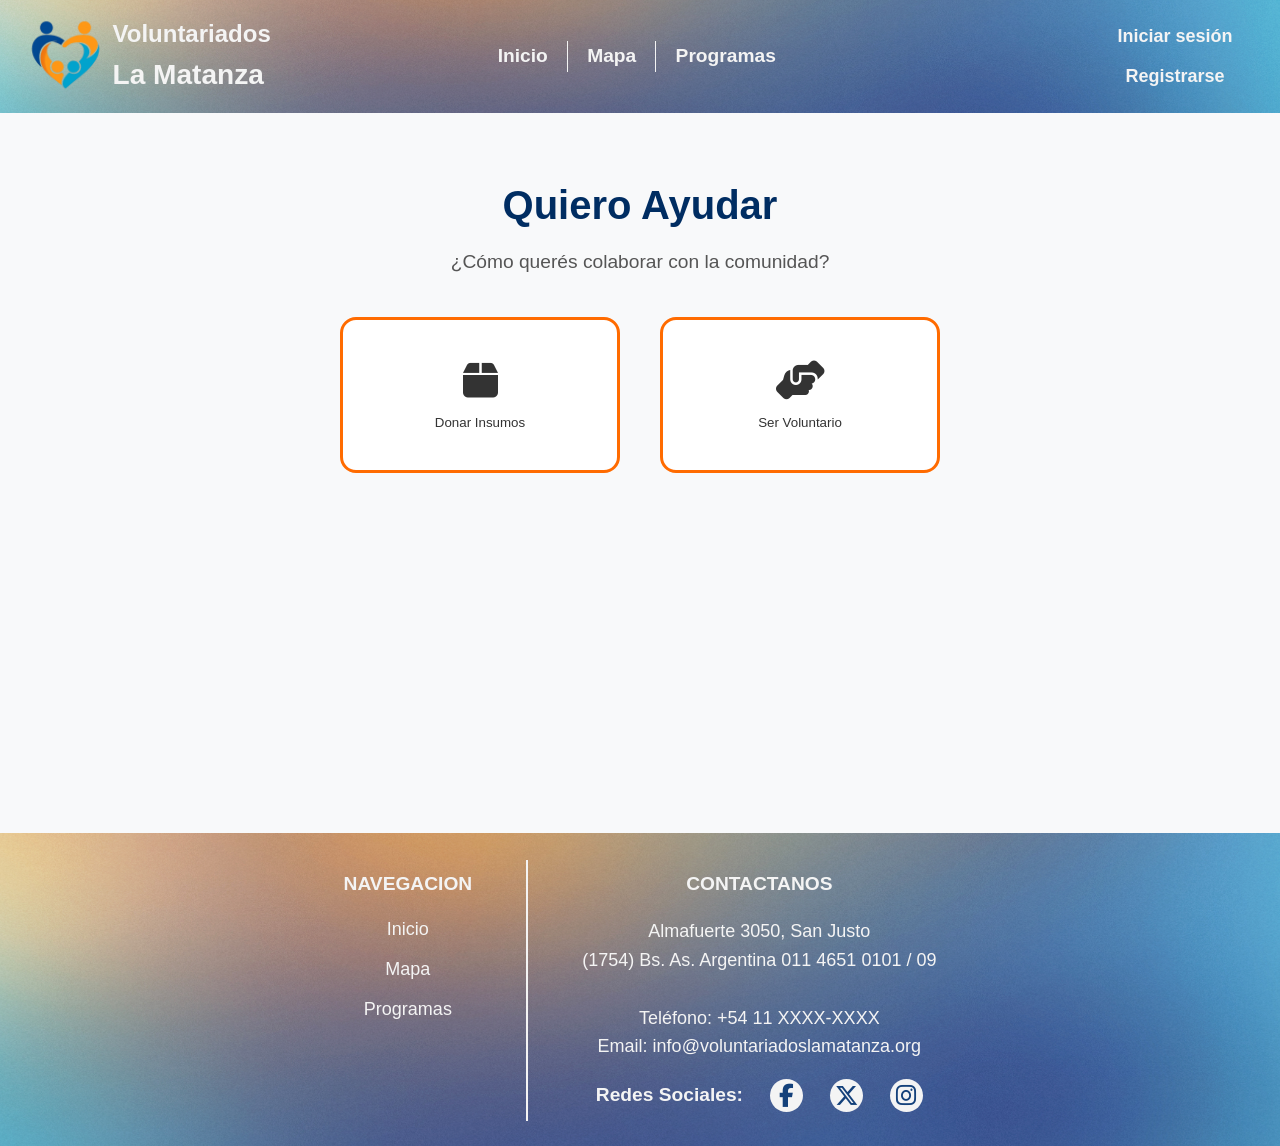
<file: pages/formulario.html>
<!DOCTYPE html>
<html lang="es">

<head>
  <meta charset="UTF-8">
  <meta name="viewport" content="width=device-width, initial-scale=1.0">
  <title>Quiero Ayudar - Red de Voluntariado Municipal</title>
  <link rel="icon" href="../img/Logo Voluntariados.png" type="image/png">
  <link rel="stylesheet" href="../css/formulario.css">
  <link rel="stylesheet" href="https://cdnjs.cloudflare.com/ajax/libs/font-awesome/6.5.0/css/all.min.css">
  <link rel="stylesheet" href="../css/globals/header.css">
  <link rel="stylesheet" href="../css/globals/footer.css">
  <link rel="stylesheet" href="../css/globals/globalStyles.css">
  <script src="../js/auth.js" defer></script>
</head>

<body>

  <header class="header">
    <div class="header-logo">
      <img class="header-logo-img" src="../img/Logo Voluntariados.png" alt="Logo de Voluntariados">
      <span class="header-logo-text">Voluntariados<h3>La Matanza</h3> </span>
    </div>
    <span class="nav-toggle"><i class="fa-solid fa-bars"></i></span>
    <nav class="header-nav">
      <ul class="header-nav-list">
        <li><a href="./index.html">Inicio</a></li>
        <li><a href="./map.html">Mapa</a></li>
        <li><a href="./programas.html">Programas</a></li>
      </ul>
    </nav>
    <div class="header-user">
      <div class="header-user-actions">
        <a href="./login.html" class="login">Iniciar sesión</a>
      </div>
      <div class="header-user-actions">
        <a href="./registro.html" class="signup">Registrarse</a>
      </div>
    </div>
  </header>

  <main class="pagina-formulario">
    <div class="contenedor">
      <h1 class="titulo-formulario">Quiero Ayudar</h1>
      <p class="subtitulo-formulario">¿Cómo querés colaborar con la comunidad?</p>

      <div id="pantalla-eleccion" class="eleccion-inicial">
        <button onclick="elegirTipo(1)" class="boton-eleccion">
          <i class="fas fa-box fa-3x"></i>
          <span>Donar Insumos</span>
        </button>
        <button onclick="elegirTipo(2)" class="boton-eleccion">
          <i class="fas fa-hands-helping fa-3x"></i>
          <span>Ser Voluntario</span>
        </button>
      </div>

      <div id="form-donacion" class="formulario-escondido">

        <div class="volver-eleccion" onclick="volverElegir()">
          <i class="fas fa-arrow-left"></i>
          <span>Volver a elegir</span>
        </div>
        <form action="#" class="tarjeta-formulario">
          <h2>Donación de Insumos</h2>

          <label>Nombre y Apellido</label>
          <input type="text" id="nombre" placeholder="Ej: Juan Perez" required>

          <label>Teléfono</label>
          <input type="tel" id="telefono" placeholder="Ej: 11 1234-5678" required>

          <label>Email</label>
          <input type="email" id="email" placeholder="tuemail@ejemplo.com" required>

          <label>Barrio / Zona</label>
          <input type="text" id="barrio" placeholder="Ej: San Justo, Ramos Mejía" required>

          <label>¿Qué querés donar?</label>
          <textarea id="donacion" rows="4" placeholder="Ej: 10 kg de arroz, 5 litros de leche..." required></textarea>

          <label>¿Cuándo podés acercar la donación?</label>
          <select id="fecha" required>
            <option value="">Seleccionar opción...</option>
            <option>Esta semana</option>
            <option>El fin de semana</option>
            <option>En los próximos 15 días</option>
          </select>

          <button type="button" onclick="confirmarDonacion()" class="boton-principal grande">
            Confirmar Donación
          </button>
        </form>
      </div>

      <div id="form-voluntario" class="formulario-escondido">

        <div class="volver-eleccion" onclick="volverElegir()">
          <i class="fas fa-arrow-left"></i>
          <span>Volver a elegir</span>
        </div>

        <form action="#" class="tarjeta-formulario">
          <h2>Inscripción como Voluntario</h2>

          <label>Nombre y Apellido</label>
          <input type="text" id="nombre-vol" placeholder="Ej: María González" required>

          <label>Edad</label>
          <input type="number" min="16" placeholder="Ej: 28" required>

          <label>Teléfono</label>
          <input type="tel" id="telefono-vol" placeholder="Ej: 11 1234-5678" required>

          <label>Email</label>
          <input type="email" id="email-vol" placeholder="tuemail@ejemplo.com" required>

          <label>Barrio / Zona</label>
          <input type="text" placeholder="Ej: Villa Celina" required>

          <label>¿En qué podés ayudar?</label>
          <div class="grupo-checkbox">
            <label><input type="checkbox"> Repartir comida</label>
            <label><input type="checkbox"> Cocinar en merendero</label>
            <label><input type="checkbox"> Apoyo escolar</label>
            <label><input type="checkbox"> Limpieza y mantenimiento</label>
            <label><input type="checkbox"> Transporte / Logística</label>
            <label><input type="checkbox"> Otro</label>
          </div>

          <label>Disponibilidad</label>
          <select required>
            <option value="">Seleccionar disponibilidad...</option>
            <option>Fines de semana</option>
            <option>Entre semana por la tarde</option>
            <option>Full time</option>
          </select>

          <button type="button" onclick="window.location.href='paginaConfirmacionVoluntario.html'"
            class="boton-principal grande">
            Inscribirme como Voluntario
          </button>
        </form>
      </div>
    </div>
  </main>

  <footer class="footer">
    <div class="footer-links">
      <h2 class="footer-titulo">NAVEGACION</h2>
      <ul class="footer-links-list">
        <li><a href="./index.html">Inicio</a></li>
        <li><a href="./map.html">Mapa</a></li>
        <li><a href="./programas.html">Programas</a></li>
      </ul>
    </div>
    <div class="footer-contacto">
      <h2 class="footer-titulo"> CONTACTANOS </h2>
      <div class="footer-contacto-info">
        <a href="#">Almafuerte 3050, San Justo<br>
          (1754) Bs. As. Argentina
          011 4651 0101 / 09 </a>
        <p>
          <br>Teléfono: +54 11 XXXX-XXXX
          <br>Email: info@voluntariadoslamatanza.org
        </p>
      </div>
      <div class="footer-contacto-social">
        <h3 class="footer-titulo">Redes Sociales:</h3>
        <a href="#"><i class="fab fa-facebook-f"></i></a>
        <a href="#"><i class="fab fa-x-twitter"></i></a>
        <a href="#"><i class="fab fa-instagram"></i></a>
      </div>
    </div>
    <script>
      function elegirTipo(tipo) {
        const sesion = typeof obtenerSesion === 'function' ? obtenerSesion() : null;
        if (!sesion) {
          window.location.href = './login.html?redirect=' + encodeURIComponent('formulario.html?form=' + tipo);
          return;
        }

        document.getElementById("pantalla-eleccion").style.display = "none";

        if (tipo == 1) {
          document.getElementById("form-donacion").style.display = "block";
          document.getElementById("form-voluntario").style.display = "none";
          document.getElementById("nombre").value = (sesion.nombre + " " + sesion.apellido).trim();
          document.getElementById("email").value = sesion.email;
          if (sesion.telefono) document.getElementById("telefono").value = sesion.telefono;
        } else {
          document.getElementById("form-voluntario").style.display = "block";
          document.getElementById("form-donacion").style.display = "none";
          document.getElementById("nombre-vol").value = (sesion.nombre + " " + sesion.apellido).trim();
          document.getElementById("email-vol").value = sesion.email;
          if (sesion.telefono) document.getElementById("telefono-vol").value = sesion.telefono;
        }
      }

      window.addEventListener('DOMContentLoaded', () => {
          const params = new URLSearchParams(window.location.search);
          const formType = params.get('form');
          if (formType) {
              elegirTipo(parseInt(formType));
          }
      });

      function volverElegir() {

        document.getElementById("form-donacion").style.display = "none";
        document.getElementById("form-voluntario").style.display = "none";

        document.getElementById("pantalla-eleccion").style.display = "flex";
      }

      function confirmarDonacion() {

        const nombre = document.getElementById("nombre").value.trim();
        const donacion = document.getElementById("donacion").value.trim();
        const barrio = document.getElementById("barrio").value.trim();
        const fecha = document.getElementById("fecha").value;

        if (!nombre || !donacion || !barrio || !fecha) {
          alert("Por favor completa todos los campos antes de confirmar.");
          return;
        }

        const datos = {
          nombre,
          donacion,
          barrio,
          fecha
        };

        localStorage.setItem("datosDonacion", JSON.stringify(datos));

        window.location.href = "paginaConfirmacion.html";
      }

    </script>
    <script src="../js/auth.js"></script>
</body>

</html>
</file>
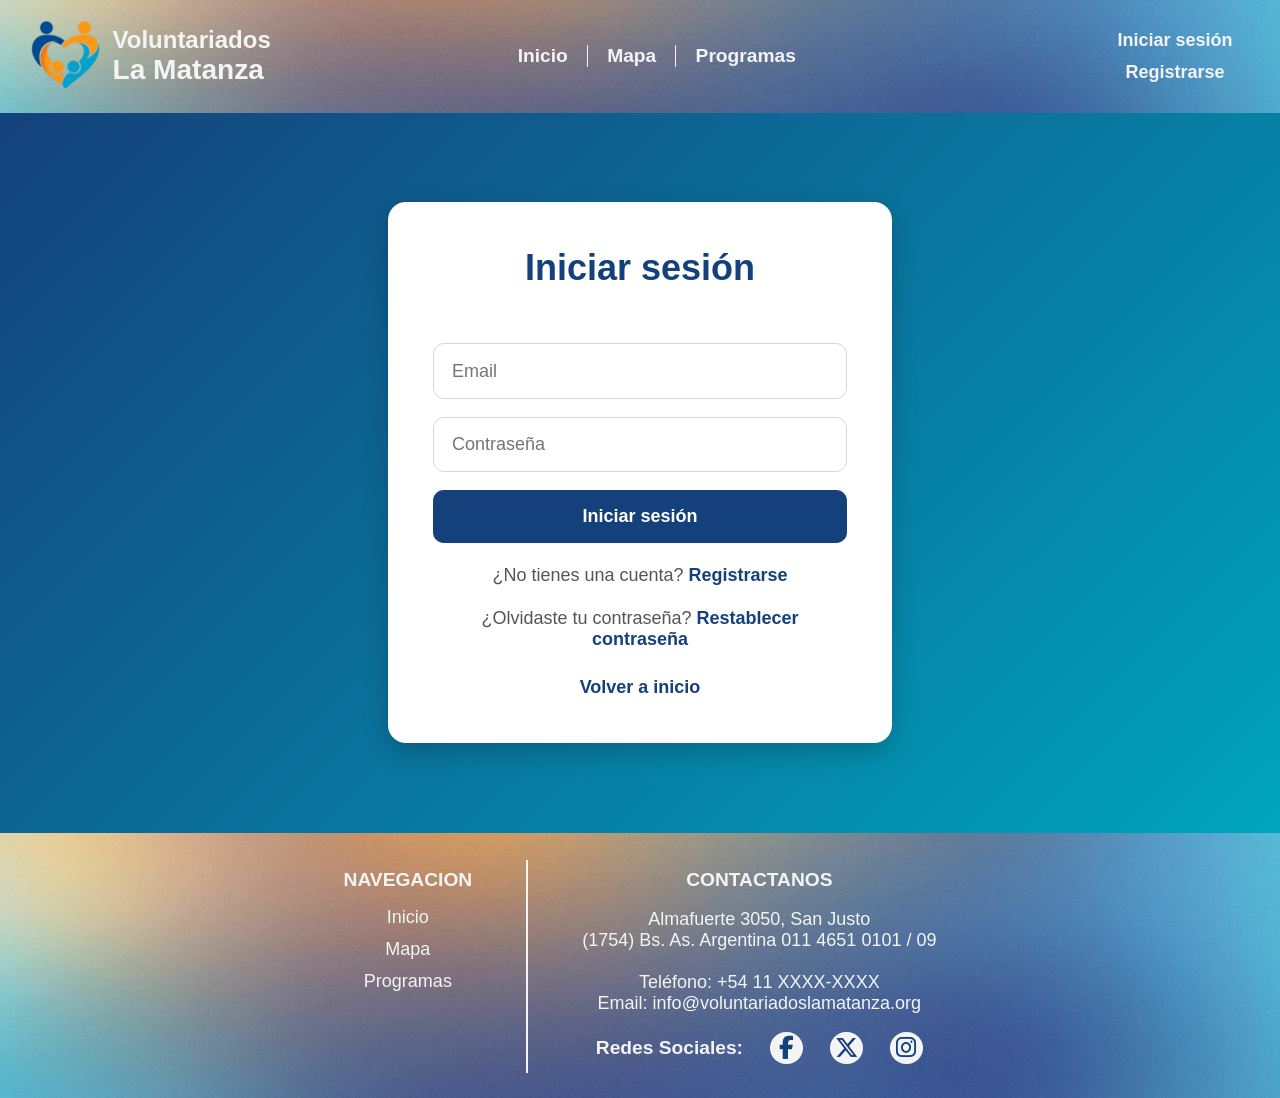
<file: pages/login.html>
<!DOCTYPE html>
<html lang="en">
<head>
    <meta charset="UTF-8">
    <link rel="icon" href="../img/Logo Voluntariados.png" type="image/png">
    <meta name="viewport" content="width=device-width, initial-scale=1.0">
    <link rel="stylesheet" href="https://cdnjs.cloudflare.com/ajax/libs/font-awesome/6.5.1/css/all.min.css">
    <link rel="stylesheet" href="../css/globals/globalStyles.css">
    <link rel="stylesheet" href="../css/globals/header.css">
    <link rel="stylesheet" href="../css/globals/footer.css">
    <link rel="stylesheet" href="../css/login.css">
    <script src="../js/auth.js" defer></script>
    <title> Iniciar sesión </title>
</head>
<body>
    <header class="header">
        <div class="header-logo">
            <img class="header-logo-img" src="../img/Logo Voluntariados.png" alt="Logo de Voluntariados">
            <span class="header-logo-text">Voluntariados<h3>La Matanza</h3> </span>
        </div>
        <span class="nav-toggle"><i class="fa-solid fa-bars"></i></span>
        <nav class="header-nav">
            <ul class="header-nav-list">
                <li><a href="./index.html">Inicio</a></li>
                <li><a href="./map.html">Mapa</a></li>
                <li><a href="./programas.html">Programas</a></li>
            </ul>
        </nav>
        <div class="header-user">
            <div class="header-user-actions">
                <a href="./login.html" class="login">Iniciar sesión</a>
            </div>
            <div class="header-user-actions">
                <a href="./registro.html" class="signup">Registrarse</a>
            </div>
        </div>
    </header>
    
    <main>
        <div class="login-container">
            <h1>Iniciar sesión</h1>
            <form id="login-form" action="#" method="post" class="login-form">
                <input type="email" id="login-email" name="username" placeholder="Email" required class="login-input">
                <input type="password" id="login-password" name="password" placeholder="Contraseña" required class="login-input">
                <p id="login-error" style="color:#e53e3e; font-size:0.9rem; margin:0; display:none;"></p>
                <button type="submit" class="login-button">Iniciar sesión</button>
            </form>
            <p>¿No tienes una cuenta? <a href="./registro.html">Registrarse</a></p>
            <p>¿Olvidaste tu contraseña? <a href="#">Restablecer contraseña</a></p>
            <a href="index.html">Volver a inicio</a>
        </div>
    </main>

    <footer class="footer">
        <div class="footer-links">
            <h2 class="footer-titulo">NAVEGACION</h2>
            <ul class="footer-links-list">
                <li><a href="./index.html">Inicio</a></li>
                <li><a href="./map.html">Mapa</a></li>
                <li><a href="./programas.html">Programas</a></li>
            </ul>
        </div>
        <div class="footer-contacto">
            <h2 class="footer-titulo"> CONTACTANOS </h2>
            <div class="footer-contacto-info">
                <a href="#">Almafuerte 3050, San Justo<br>
                    (1754) Bs. As. Argentina
                    011 4651 0101 / 09 </a>
                <p>
                    <br>Teléfono: +54 11 XXXX-XXXX
                    <br>Email: info@voluntariadoslamatanza.org
                </p>
            </div>
            <div class="footer-contacto-social">
                <h3 class="footer-titulo">Redes Sociales:</h3>
                <a href="#"><i class="fab fa-facebook-f"></i></a>
                <a href="#"><i class="fab fa-x-twitter"></i></a>
                <a href="#"><i class="fab fa-instagram"></i></a>
            </div>
        </div>
    </footer>

    <script>
        document.getElementById('login-form').addEventListener('submit', function(e) {
            e.preventDefault();
            const email = document.getElementById('login-email').value.trim();
            const password = document.getElementById('login-password').value;
            const errorEl = document.getElementById('login-error');

            const resultado = login(email, password);
            if (resultado.ok) {
                const params = new URLSearchParams(window.location.search);
                const redirect = params.get('redirect');
                if (redirect) {
                    window.location.href = redirect;
                } else {
                    window.location.href = './index.html';
                }
            } else {
                errorEl.textContent = resultado.mensaje;
                errorEl.style.display = 'block';
            }
        });
    </script>
</body>
</html>
</file>
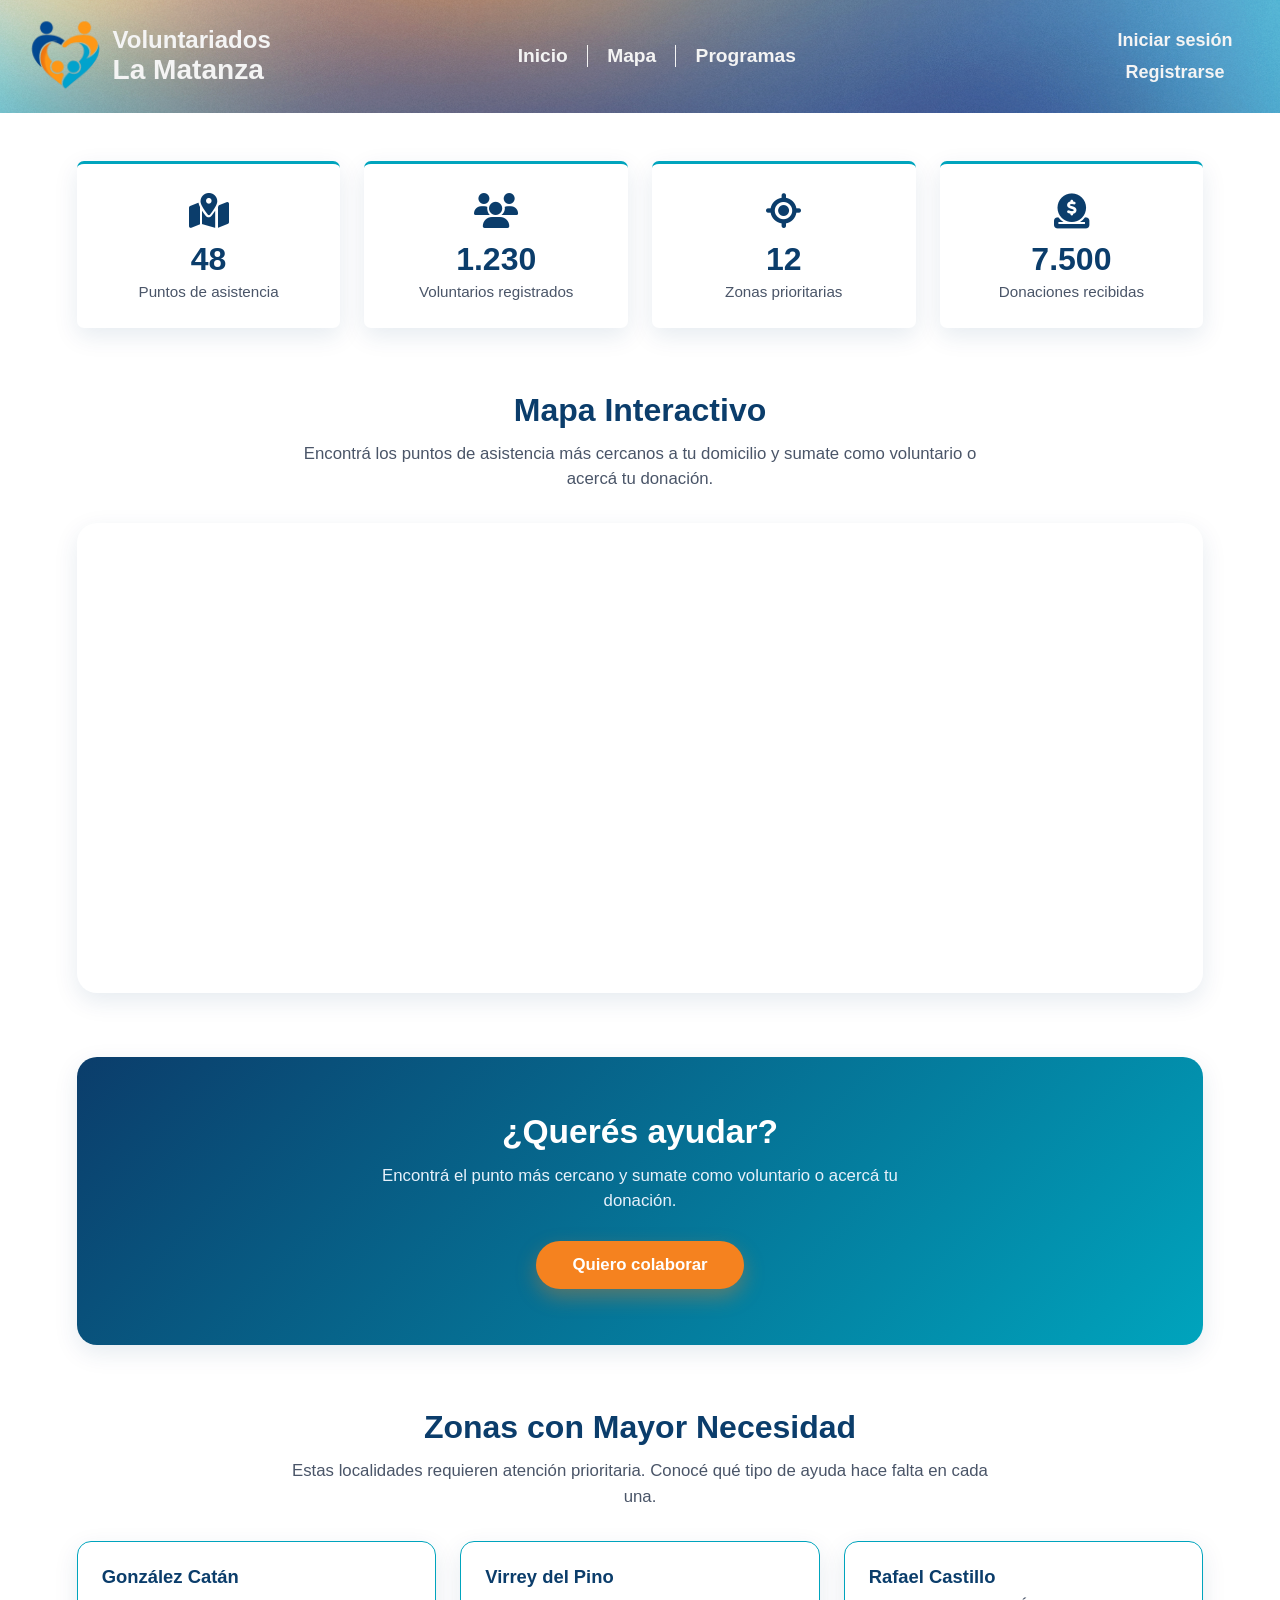
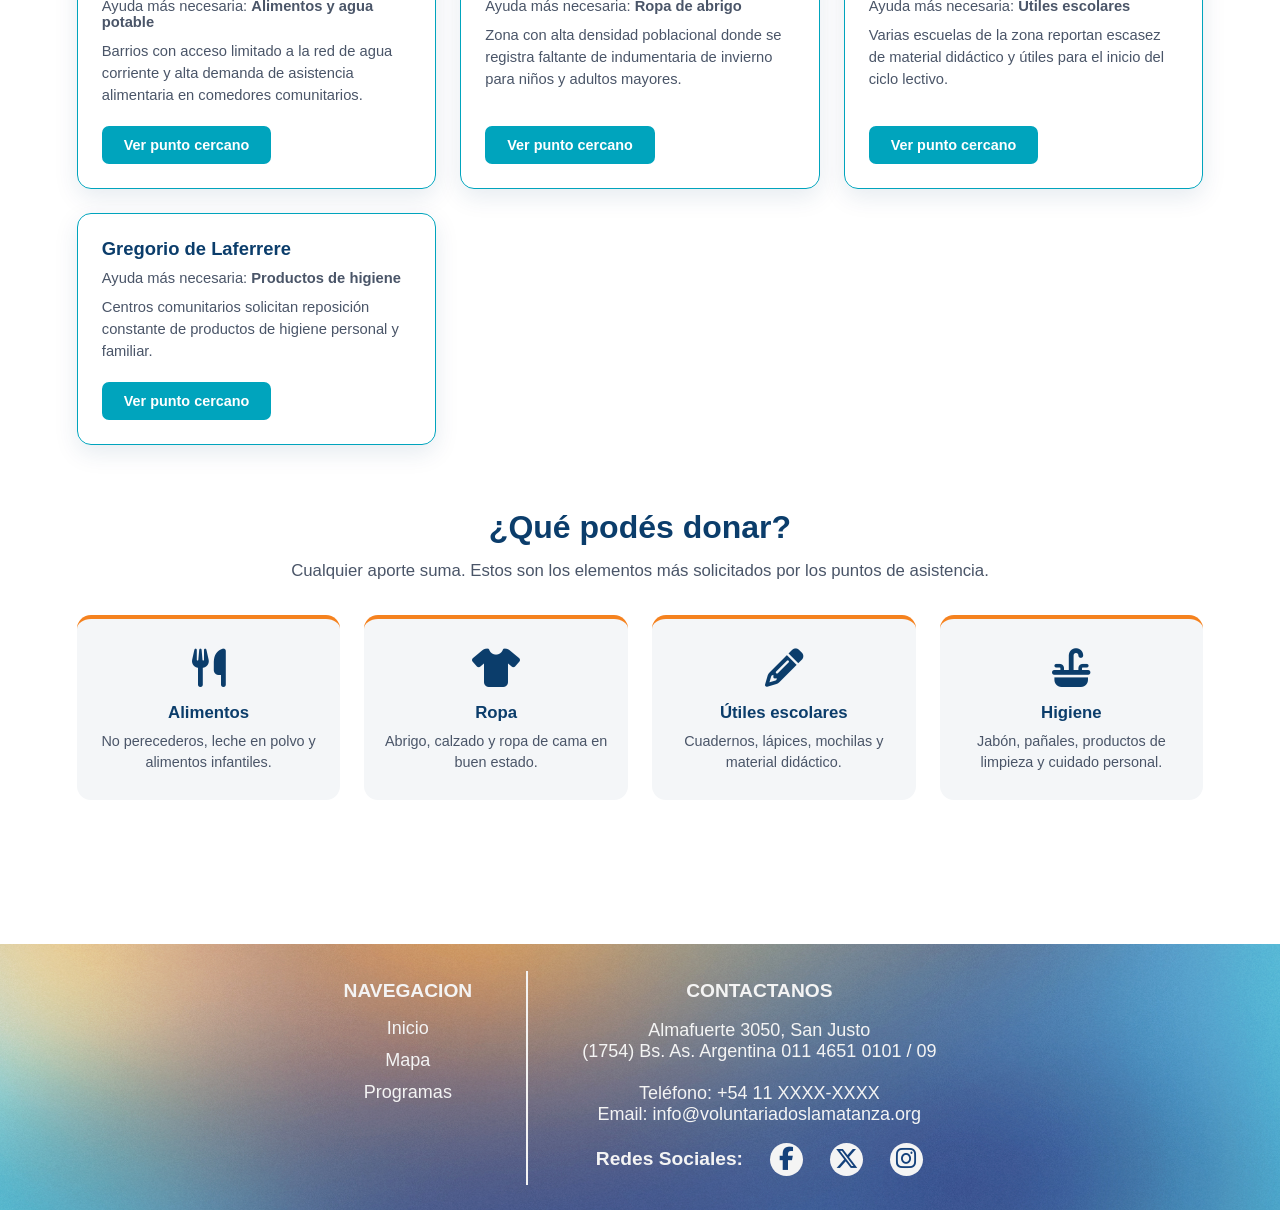
<file: pages/map.html>
<!DOCTYPE html>
<html lang="en">

<head>
    <meta charset="UTF-8">
    <link rel="icon" href="../img/Logo Voluntariados.png" type="image/png">
    <meta name="viewport" content="width=device-width, initial-scale=1.0">
    <link rel="stylesheet" href="https://cdnjs.cloudflare.com/ajax/libs/font-awesome/6.5.1/css/all.min.css">
    <link rel="stylesheet" href="../css/globals/globalStyles.css">
    <link rel="stylesheet" href="../css/globals/header.css">
    <link rel="stylesheet" href="../css/globals/footer.css">
    <link rel="stylesheet" href="../css/pages/map.css">
    <script src="../js/auth.js" defer></script>
    <title>Voluntariados La Matanza</title>
</head>

<body>
    <header class="header">
        <div class="header-logo">
            <img class="header-logo-img" src="../img/Logo Voluntariados.png" alt="Logo de Voluntariados">
            <span class="header-logo-text">Voluntariados<h3>La Matanza</h3> </span>
        </div>
        <span class="nav-toggle"><i class="fa-solid fa-bars"></i></span>
        <nav class="header-nav">
            <ul class="header-nav-list">
                <li><a href="./index.html">Inicio</a></li>
                <li><a href="./map.html">Mapa</a></li>
                <li><a href="./programas.html">Programas</a></li>
            </ul>
        </nav>
        <div class="header-user">
            <div class="header-user-actions">
                <a href="./login.html" class="login">Iniciar sesión</a>
            </div>
            <div class="header-user-actions">
                <a href="./registro.html" class="signup">Registrarse</a>
            </div>
        </div>
    </header>
    <main class="vlm-main">

        <section class="stats-section">
            <div class="stats-grid">
                <div class="stat-card">
                    <span class="stat-icon"><i class="fa-solid fa-map-location-dot"></i></span>
                    <span class="stat-number">48</span>
                    <span class="stat-label">Puntos de asistencia</span>
                </div>
                <div class="stat-card">
                    <span class="stat-icon"><i class="fa-solid fa-users"></i></span>
                    <span class="stat-number">1.230</span>
                    <span class="stat-label">Voluntarios registrados</span>
                </div>
                <div class="stat-card">
                    <span class="stat-icon"><i class="fa-solid fa-location-crosshairs"></i></span>
                    <span class="stat-number">12</span>
                    <span class="stat-label">Zonas prioritarias</span>
                </div>
                <div class="stat-card">
                    <span class="stat-icon"><i class="fa-solid fa-donate"></i></span>
                    <span class="stat-number">7.500</span>
                    <span class="stat-label">Donaciones recibidas</span>
                </div>
            </div>
        </section>

        <section class="map-section">
            <div class="section-heading">
                <h2>Mapa Interactivo</h2>
                <p>Encontrá los puntos de asistencia más cercanos a tu domicilio y sumate como voluntario o acercá
                    tu donación.</p>
            </div>

            <div class="map-card">
                <div class="map-card__frame">
                    <iframe src="https://www.google.com/maps/d/u/0/embed?mid=1AsceTCEteFORe0QZzivyCQ3ZAn1NtcU&ehbc=2E312F" width="100%" height="510" style="border:0;"
                        allowfullscreen="" loading="lazy" referrerpolicy="no-referrer-when-downgrade">
                    </iframe>
                </div>
        </section>
        <section class="cta-section">
            <div class="cta-content">
                <h2>¿Querés ayudar?</h2>
                <p>Encontrá el punto más cercano y sumate como voluntario o acercá tu donación.</p>
                <a href="./programas.html">
                    <button class="cta-button" type="button">Quiero colaborar</button>
                </a>
            </div>
        </section>
        <section class="zonas-section">
            <div class="section-heading">
                <h2>Zonas con Mayor Necesidad</h2>
                <p>Estas localidades requieren atención prioritaria. Conocé qué tipo de ayuda hace falta en cada
                    una.</p>
            </div>

            <div class="zonas-grid">

                <article class="zona-card">
                    <div class="zona-header">
                        <h3>González Catán</h3>
                    </div>
                    <p class="zona-tipo">Ayuda más necesaria: <strong>Alimentos y agua potable</strong></p>
                    <p class="zona-desc">Barrios con acceso limitado a la red de agua corriente y alta demanda de
                        asistencia alimentaria en comedores comunitarios.</p>
                    <a href="./detalle-programa.html">
                        <button class="zona-button" type="button">Ver punto cercano</button>
                    </a>
                </article>

                <article class="zona-card">
                    <div class="zona-header">
                        <h3>Virrey del Pino</h3>
                    </div>
                    <p class="zona-tipo">Ayuda más necesaria: <strong>Ropa de abrigo</strong></p>
                    <p class="zona-desc">Zona con alta densidad poblacional donde se registra faltante de
                        indumentaria de invierno para niños y adultos mayores.</p>
                   <a href="./detalle-programa.html">
                        <button class="zona-button" type="button">Ver punto cercano</button>
                    </a>
                </article>

                <article class="zona-card">
                    <div class="zona-header">
                        <h3>Rafael Castillo</h3>
                    </div>
                    <p class="zona-tipo">Ayuda más necesaria: <strong>Útiles escolares</strong></p>
                    <p class="zona-desc">Varias escuelas de la zona reportan escasez de material didáctico y útiles
                        para el inicio del ciclo lectivo.</p>
                    <a href="./detalle-programa.html">
                        <button class="zona-button" type="button">Ver punto cercano</button>
                    </a>
                </article>

                <article class="zona-card">
                    <div class="zona-header">
                        <h3>Gregorio de Laferrere</h3>
                    </div>
                    <p class="zona-tipo">Ayuda más necesaria: <strong>Productos de higiene</strong></p>
                    <p class="zona-desc">Centros comunitarios solicitan reposición constante de productos de higiene
                        personal y familiar.</p>
                    <a href="./detalle-programa.html">
                        <button class="zona-button" type="button">Ver punto cercano</button>
                    </a>
                </article>

            </div>
        </section>

        <section class="donar-section">
            <div class="section-heading">
                <h2>¿Qué podés donar?</h2>
                <p>Cualquier aporte suma. Estos son los elementos más solicitados por los puntos de asistencia.</p>
            </div>

            <div class="donar-grid">
                <div class="donar-card">
                    <span class="donar-icon"><i class="fa-solid fa-utensils"></i></span>
                    <h3>Alimentos</h3>
                    <p>No perecederos, leche en polvo y alimentos infantiles.</p>
                </div>
                <div class="donar-card">
                    <span class="donar-icon"><i class="fa-solid fa-shirt"></i></span>
                    <h3>Ropa</h3>
                    <p>Abrigo, calzado y ropa de cama en buen estado.</p>
                </div>
                <div class="donar-card">
                    <span class="donar-icon"><i class="fa-solid fa-pencil"></i></i></span>
                    <h3>Útiles escolares</h3>
                    <p>Cuadernos, lápices, mochilas y material didáctico.</p>
                </div>
                <div class="donar-card">
                    <span class="donar-icon"><i class="fa-solid fa-sink"></i></span>
                    <h3>Higiene</h3>
                    <p>Jabón, pañales, productos de limpieza y cuidado personal.</p>
                </div>
            </div>
        </section>
    </main>
    <footer class="footer">
        <div class="footer-links">
            <h2 class="footer-titulo">NAVEGACION</h2>
            <ul class="footer-links-list">
                <li><a href="./index.html">Inicio</a></li>
                <li><a href="./map.html">Mapa</a></li>
                <li><a href="./programas.html">Programas</a></li>
            </ul>
        </div>
        <div class="footer-contacto">
            <h2 class="footer-titulo"> CONTACTANOS </h2>
            <div class="footer-contacto-info">
                <a href="#">Almafuerte 3050, San Justo<br>
                    (1754) Bs. As. Argentina
                    011 4651 0101 / 09 </a>
                <p>
                    <br>Teléfono: +54 11 XXXX-XXXX
                    <br>Email: info@voluntariadoslamatanza.org
                </p>
            </div>
            <div class="footer-contacto-social">
                <h3 class="footer-titulo">Redes Sociales:</h3>
                <a href="#"><i class="fab fa-facebook-f"></i></a>
                <a href="#"><i class="fab fa-x-twitter"></i></a>
                <a href="#"><i class="fab fa-instagram"></i></a>
            </div>
        </div>
    </footer>
</body>

</html>
</file>
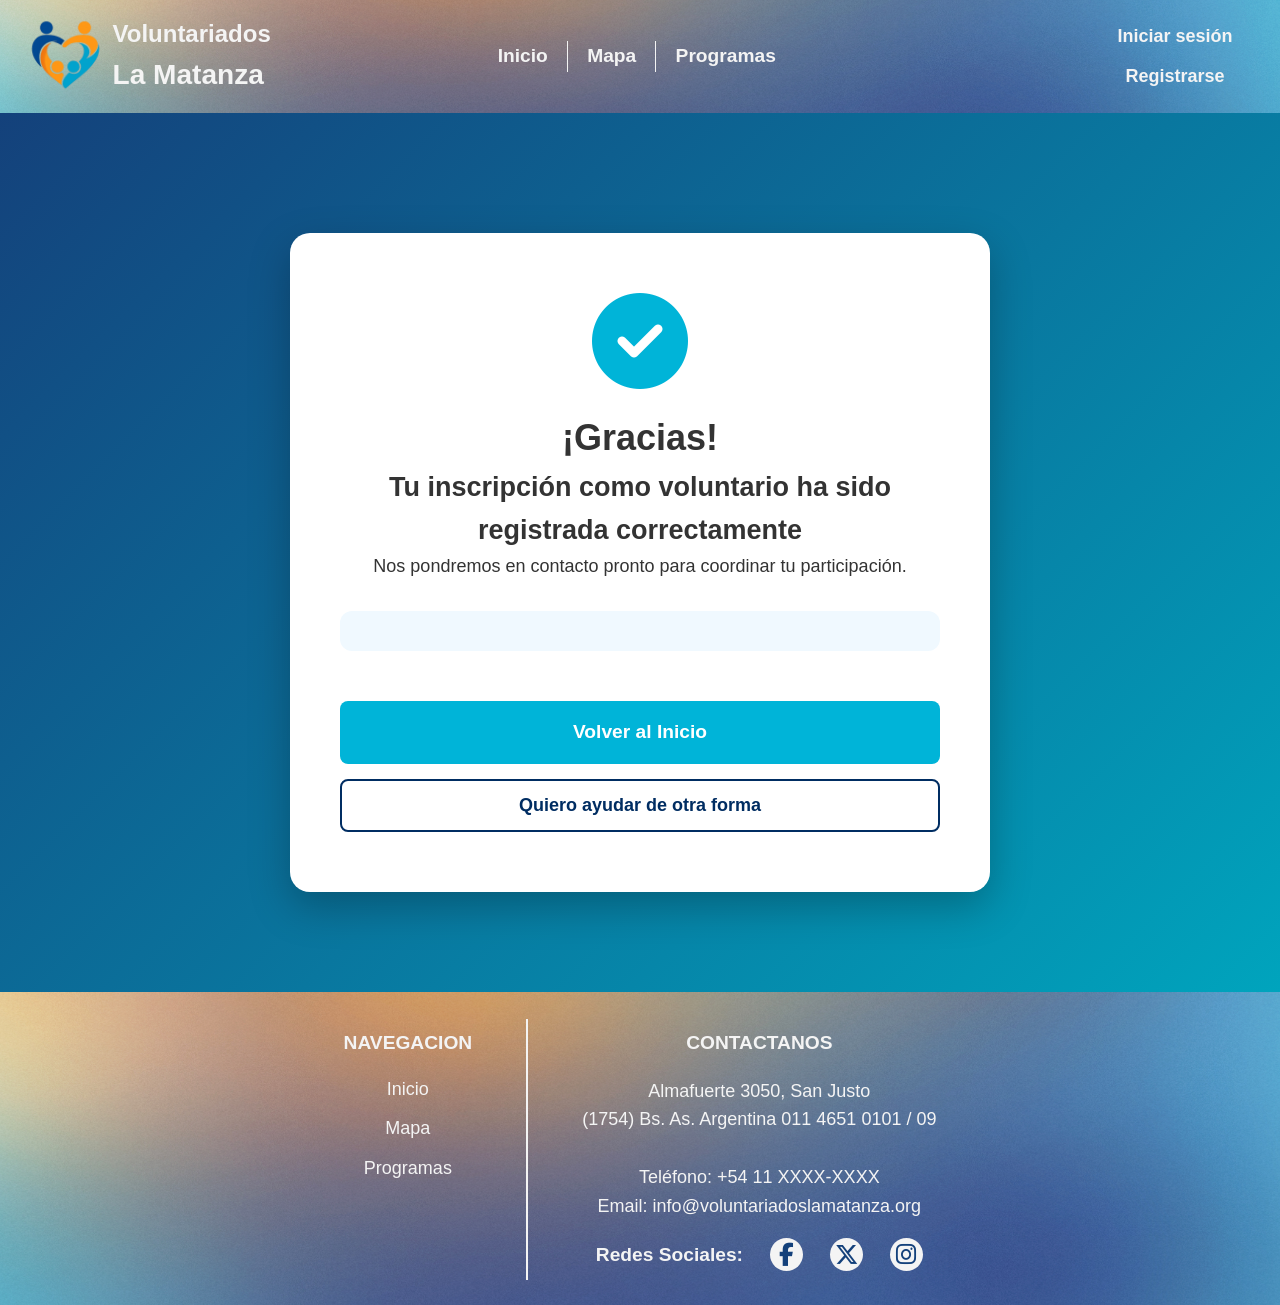
<file: pages/paginaConfirmacion.html>
<!DOCTYPE html>
<html lang="es">

<head>
  <meta charset="UTF-8">
  <meta name="viewport" content="width=device-width, initial-scale=1.0">
  <title>Confirmación - Red de Voluntariado Municipal</title>
  <link rel="stylesheet" href="../css/formulario.css">
  <link rel="stylesheet" href="../css/paginaConfirmacion.css">
  <link rel="stylesheet" href="https://cdnjs.cloudflare.com/ajax/libs/font-awesome/6.5.0/css/all.min.css">
  <link rel="icon" type="image/png" href="../img/Logo Voluntariados.png">
  <link rel="stylesheet" href="../css/globals/globalStyles.css">
  <link rel="stylesheet" href="../css/globals/header.css">
  <link rel="stylesheet" href="../css/globals/footer.css">
</head>

<body>

  <header class="header">
    <div class="header-logo">
      <img class="header-logo-img" src="../img/Logo Voluntariados.png" alt="Logo de Voluntariados">
      <span class="header-logo-text">Voluntariados<h3>La Matanza</h3> </span>
    </div>
    <span class="nav-toggle"><i class="fa-solid fa-bars"></i></span>
    <nav class="header-nav">
      <ul class="header-nav-list">
        <li><a href="./index.html">Inicio</a></li>
        <li><a href="./map.html">Mapa</a></li>
        <li><a href="./programas.html">Programas</a></li>
      </ul>
    </nav>
    <div class="header-user">
      <div class="header-user-actions">
        <a href="./login.html" class="login">Iniciar sesión</a>
      </div>
      <div class="header-user-actions">
        <a href="./registro.html" class="signup">Registrarse</a>
      </div>
    </div>
  </header>

  <main class="pagina-confirmacion">
    <div class="contenedor-confirmacion">
      <div class="tarjeta-exito">
        <i class="fas fa-check-circle icono-exito"></i>
        <h1>¡Gracias!</h1>
        <h2>Tu inscripción como voluntario ha sido registrada correctamente</h2>
        <p>Nos pondremos en contacto pronto para coordinar tu participación.</p>

        <div class="detalle-exito" id="datos-voluntario">

        </div>

        <div class="botones-exito">
          <a href="index.html" class="boton-principal grande">Volver al Inicio</a>
          <a href="formulario.html" class="boton-secundario grande">Quiero ayudar de otra forma</a>
        </div>
      </div>
    </div>
  </main>

  <footer class="footer">
    <div class="footer-links">
      <h2 class="footer-titulo">NAVEGACION</h2>
      <ul class="footer-links-list">
        <li><a href="./index.html">Inicio</a></li>
        <li><a href="./map.html">Mapa</a></li>
        <li><a href="./programas.html">Programas</a></li>
      </ul>
    </div>
    <div class="footer-contacto">
      <h2 class="footer-titulo"> CONTACTANOS </h2>
      <div class="footer-contacto-info">
        <a href="#">Almafuerte 3050, San Justo<br>
          (1754) Bs. As. Argentina
          011 4651 0101 / 09 </a>
        <p>
          <br>Teléfono: +54 11 XXXX-XXXX
          <br>Email: info@voluntariadoslamatanza.org
        </p>
      </div>
      <div class="footer-contacto-social">
        <h3 class="footer-titulo">Redes Sociales:</h3>
        <a href="#"><i class="fab fa-facebook-f"></i></a>
        <a href="#"><i class="fab fa-x-twitter"></i></a>
        <a href="#"><i class="fab fa-instagram"></i></a>
      </div>
    </div>

    <script>
      const datos = JSON.parse(localStorage.getItem('datosDonacion'));

      if (datos) {
        document.getElementById('datos-donacion').innerHTML = `
        <p><strong>Donación:</strong> ${datos.donacion}</p>
        <p><strong>Barrio:</strong> ${datos.barrio}</p>
        <p><strong>Fecha estimada:</strong> ${datos.fecha}</p>
      `;
      } else {
        document.getElementById('datos-donacion').innerHTML = `
        <p>No se encontraron datos de la donación.</p>
      `;
      }
    </script>
    <script src="../js/auth.js"></script>
</body>

</html>
</file>
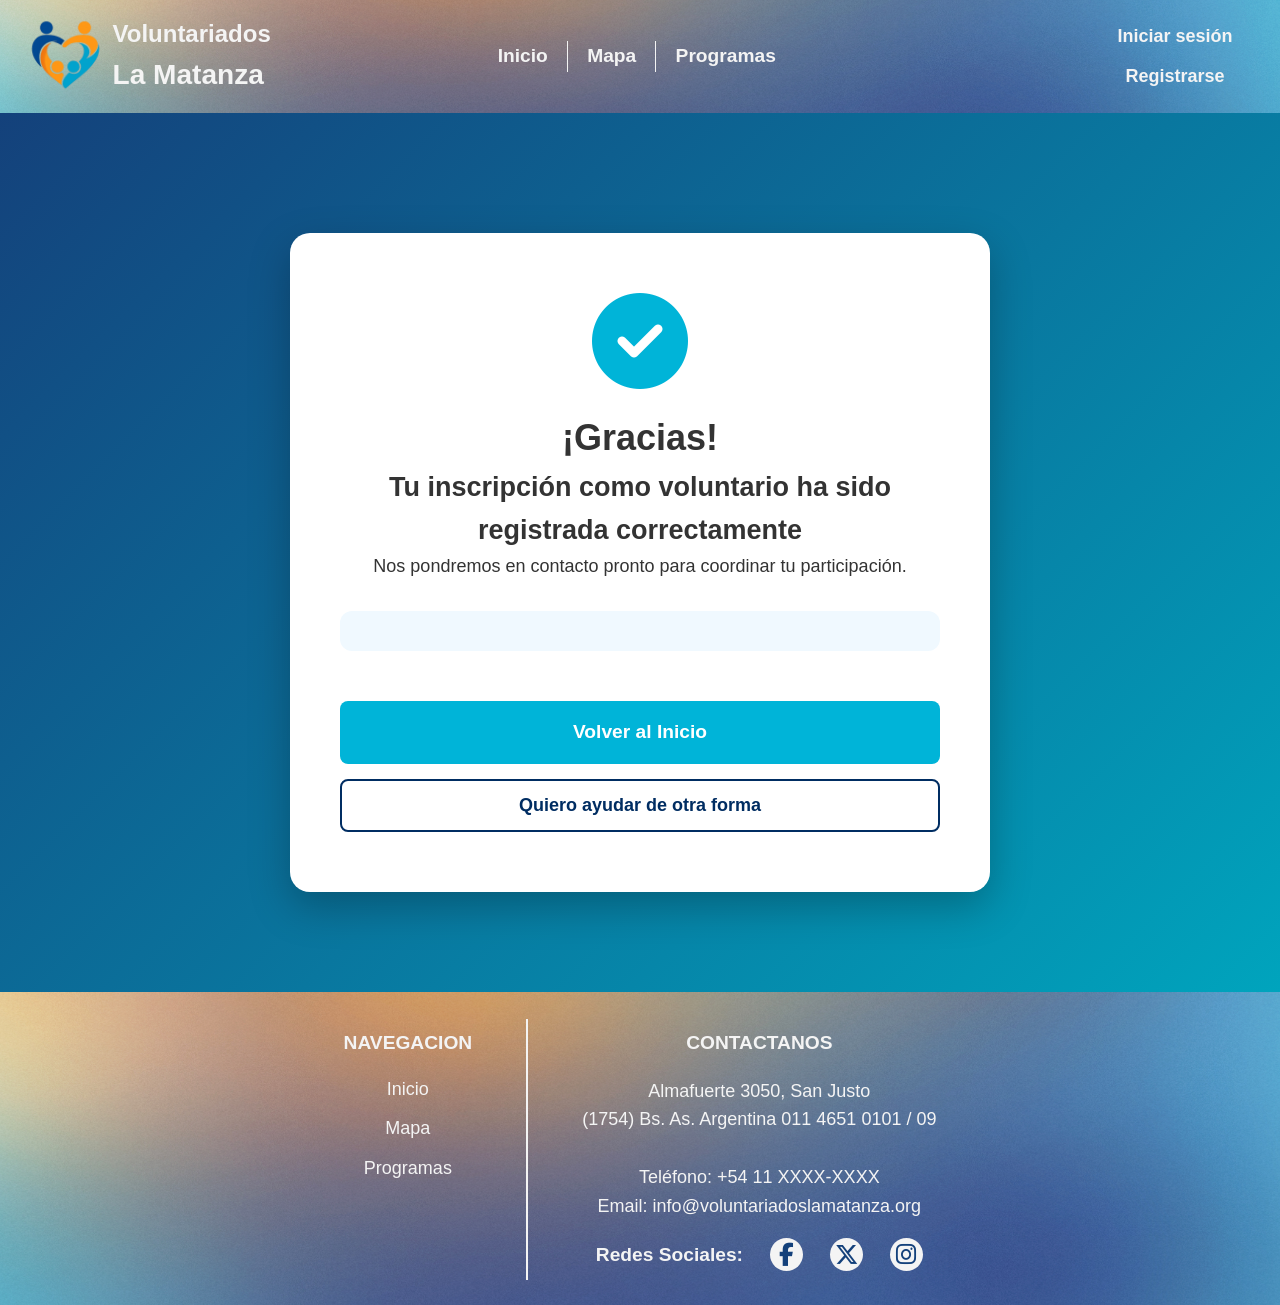
<file: pages/paginaConfirmacionVoluntario.html>
<!DOCTYPE html>
<html lang="es">

<head>
    <meta charset="UTF-8">
    <meta name="viewport" content="width=device-width, initial-scale=1.0">
    <title>Confirmación Voluntario - Red de Voluntariado Municipal</title>
    <link rel="stylesheet" href="../css/formulario.css">
    <link rel="stylesheet" href="../css/paginaConfirmacion.css">
    <link rel="stylesheet" href="https://cdnjs.cloudflare.com/ajax/libs/font-awesome/6.5.0/css/all.min.css">
    <link rel="icon" type="image/png" href="../img/Logo Voluntariados.png">
    <link rel="stylesheet" href="../css/globals/globalStyles.css">
    <link rel="stylesheet" href="../css/globals/header.css">
    <link rel="stylesheet" href="../css/globals/footer.css">
</head>

<body>

    <header class="header">
        <div class="header-logo">
            <img class="header-logo-img" src="../img/Logo Voluntariados.png" alt="Logo de Voluntariados">
            <span class="header-logo-text">Voluntariados<h3>La Matanza</h3> </span>
        </div>
        <span class="nav-toggle"><i class="fa-solid fa-bars"></i></span>
        <nav class="header-nav">
            <ul class="header-nav-list">
                <li><a href="./index.html">Inicio</a></li>
                <li><a href="./map.html">Mapa</a></li>
                <li><a href="./programas.html">Programas</a></li>
            </ul>
        </nav>
        <div class="header-user">
            <div class="header-user-actions">
                <a href="./login.html" class="login">Iniciar sesión</a>
            </div>
            <div class="header-user-actions">
                <a href="./registro.html" class="signup">Registrarse</a>
            </div>
        </div>
    </header>

    <main class="pagina-confirmacion">
        <div class="contenedor-confirmacion">
            <div class="tarjeta-exito">
                <i class="fas fa-check-circle icono-exito"></i>
                <h1>¡Gracias!</h1>
                <h2>Tu inscripción como voluntario ha sido registrada correctamente</h2>
                <p>Nos pondremos en contacto pronto para coordinar tu participación.</p>

                <div class="detalle-exito" id="datos-voluntario">

                </div>

                <div class="botones-exito">
                    <a href="index.html" class="boton-principal grande">Volver al Inicio</a>
                    <a href="formulario.html" class="boton-secundario grande">Quiero ayudar de otra forma</a>
                </div>
            </div>
        </div>
    </main>

    <footer class="footer">
        <div class="footer-links">
            <h2 class="footer-titulo">NAVEGACION</h2>
            <ul class="footer-links-list">
                <li><a href="./index.html">Inicio</a></li>
                <li><a href="./map.html">Mapa</a></li>
                <li><a href="./programas.html">Programas</a></li>
            </ul>
        </div>
        <div class="footer-contacto">
            <h2 class="footer-titulo"> CONTACTANOS </h2>
            <div class="footer-contacto-info">
                <a href="#">Almafuerte 3050, San Justo<br>
                    (1754) Bs. As. Argentina
                    011 4651 0101 / 09 </a>
                <p>
                    <br>Teléfono: +54 11 XXXX-XXXX
                    <br>Email: info@voluntariadoslamatanza.org
                </p>
            </div>
            <div class="footer-contacto-social">
                <h3 class="footer-titulo">Redes Sociales:</h3>
                <a href="#"><i class="fab fa-facebook-f"></i></a>
                <a href="#"><i class="fab fa-x-twitter"></i></a>
                <a href="#"><i class="fab fa-instagram"></i></a>
            </div>
        </div>
    </footer>
    <script src="../js/auth.js"></script>
</body>

</html>
</file>
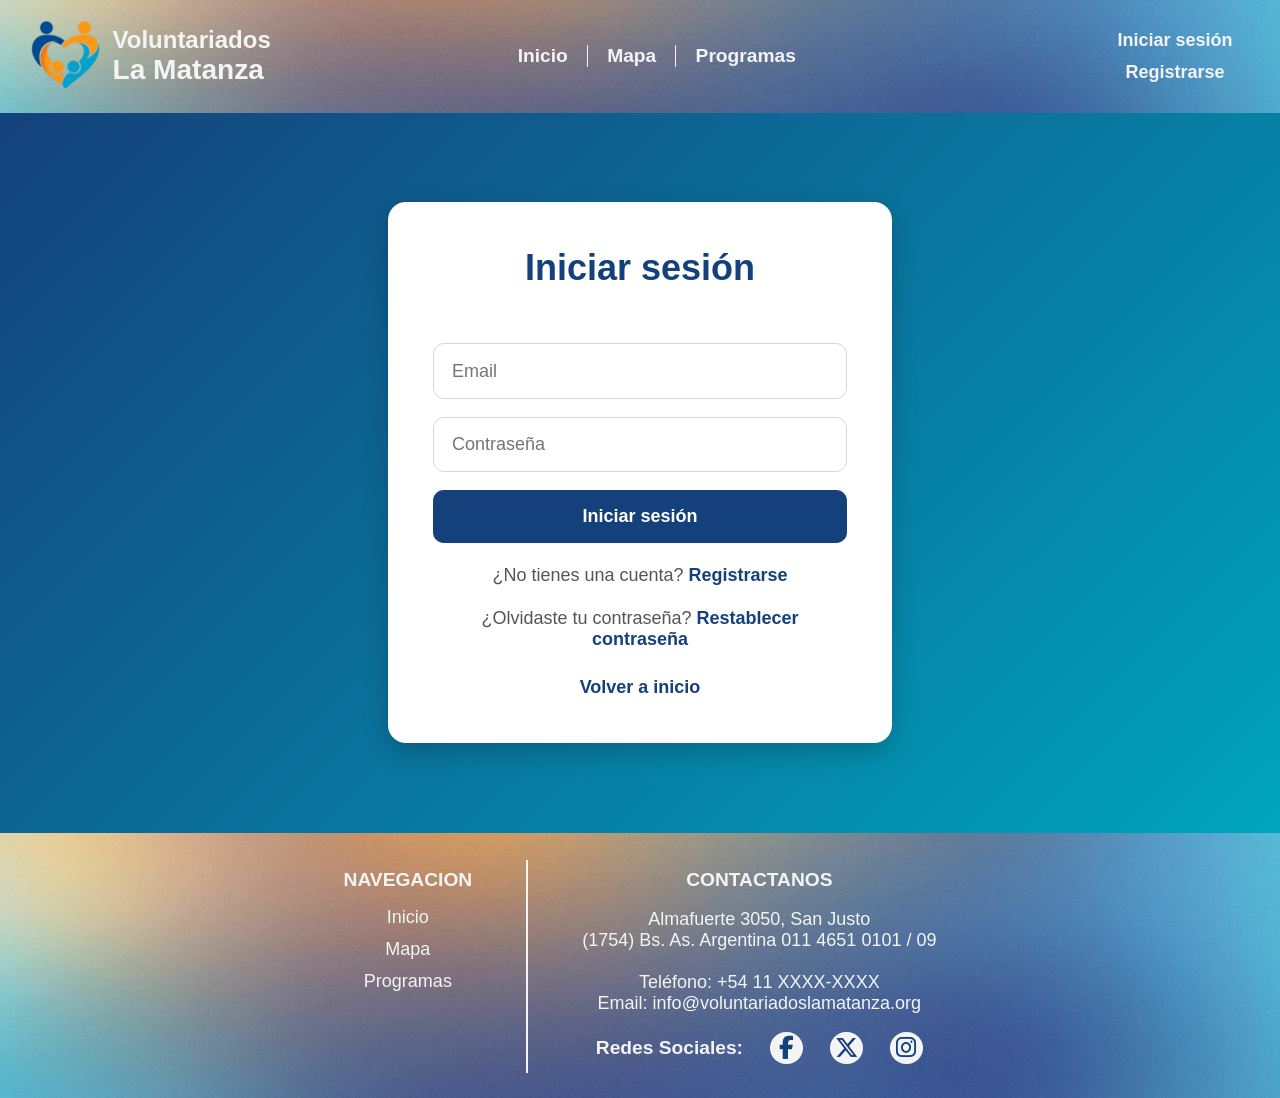
<file: pages/perfil.html>
<!doctype html>
<html lang="en">
  <head>
    <meta charset="UTF-8" />
    <meta name="viewport" content="width=device-width, initial-scale=1.0" />
    <link rel="icon" href="../img/Logo Voluntariados.png" type="image/png" />
    <link
      rel="stylesheet"
      href="https://cdnjs.cloudflare.com/ajax/libs/font-awesome/6.5.1/css/all.min.css"
    />
    <link rel="stylesheet" href="../css/perfil.css" />
    <link rel="stylesheet" href="../css/globals/header.css" />
    <link rel="stylesheet" href="../css/globals/footer.css" />
    <link rel="stylesheet" href="../css/globals/globalStyles.css" />
    <script src="../js/auth.js" defer></script>
    <title>Mi Perfil | Voluntariados La Matanza</title>
  </head>
  <body>
    <header class="header">
      <div class="header-logo">
        <img
          class="header-logo-img"
          src="../img/Logo Voluntariados.png"
          alt="Logo de Voluntariados"
        />
        <span class="header-logo-text"
          >Voluntariados
          <h3>La Matanza</h3>
        </span>
      </div>
      <span class="nav-toggle"><i class="fa-solid fa-bars"></i></span>
      <nav class="header-nav">
        <ul class="header-nav-list">
          <li><a href="./index.html">Inicio</a></li>
                <li><a href="./map.html">Mapa</a></li>
                <li><a href="./programas.html">Programas</a></li>
        </ul>
      </nav>
      <div class="header-user">
        <div class="header-user-actions">
                <a href="./login.html" class="login">Iniciar sesión</a>
            </div>
            <div class="header-user-actions">
                <a href="./registro.html" class="signup">Registrarse</a>
            </div>
      </div>
    </header>

    <main>
      <section class="detalle-perfil">
        <div class="perfil-acciones">
    <a href="./editar-perfil.html" class="btn-editar-perfil" id="btn-editar-perfil">
        <i class="fa-solid fa-pen"></i>
        Editar perfil
    </a>
</div>
        <div class="perfil-header">
          <div class="imagen-de-perfil">
            <img
              src="../img/fotoPerfil/foto-perfil.jpg"
              alt="Foto de perfil de Pepito Pérez"
            />
          </div>

          <div class="nombre-y-año">
            <h1 id="perfil-nombre">Pepito Pérez</h1>
            <p>Voluntario desde 2024</p>
          </div>

          <div class="informacion-personal">
            <h2>Información Personal</h2>

            <p><strong>Edad:</strong> 23 años</p>
            <p><strong>Email:</strong> pepito.perez@example.com</p>
            <p><strong>Teléfono:</strong> +54 11 1234-5678</p>
          </div>

          
        </div>

        <div class="informacion-perfil">
          <div class="informacion-aptitudes">
            <div class="aptitud">
              <h2>Cualidades</h2>
              <ul id="lista-cualidades">
                <li>Empatía</li>
                <li>Creatividad</li>
                <li>Compromiso</li>
                <li>Trabajo en equipo</li>
              </ul>
            </div>

            <div class="aptitud">
              <h2>Habilidades</h2>
              <ul id="lista-habilidades">
                <li>Matemática básica</li>
                <li>Cocina</li>
                <li>Fútbol</li>
                <li>Inglés avanzado</li>
              </ul>
            </div>
          </div>

          <div class="informacion-voluntariado">
            <h2>Información de Voluntariado</h2>
            <div id="lista-proyectos">
              <div class="proyecto">
                <h3>Apoyo Escolar</h3>
                <p><strong>Descripción:</strong> Ayudar a estudiantes en necesidad con su aprendizaje académico.</p>
                <p><strong>Horas aportadas:</strong> 50 horas</p>
              </div>
              <div class="proyecto">
                <h3>Cocinero en comedor comunitario</h3>
                <p><strong>Descripción:</strong> Preparar y servir comidas a personas en situación de vulnerabilidad.</p>
                <p><strong>Horas aportadas:</strong> 20 horas</p>
              </div>
            </div>
          </div>
        </div>
      </section>
    </main>
    <footer class="footer">
        <div class="footer-links">
            <h2 class="footer-titulo">NAVEGACION</h2>
            <ul class="footer-links-list">
                <li><a href="./index.html">Inicio</a></li>
                <li><a href="./map.html">Mapa</a></li>
                <li><a href="./programas.html">Programas</a></li>
            </ul>
        </div>
        <div class="footer-contacto">
            <h2 class="footer-titulo"> CONTACTANOS </h2>
            <div class="footer-contacto-info">
                <a href="#">Almafuerte 3050, San Justo<br>
                    (1754) Bs. As. Argentina
                    011 4651 0101 / 09 </a>
                <p>
                    <br>Teléfono: +54 11 XXXX-XXXX
                    <br>Email: info@voluntariadoslamatanza.org
                </p>
            </div>
            <div class="footer-contacto-social">
                <h3 class="footer-titulo">Redes Sociales:</h3>
                <a href="#"><i class="fab fa-facebook-f"></i></a>
                <a href="#"><i class="fab fa-x-twitter"></i></a>
                <a href="#"><i class="fab fa-instagram"></i></a>
            </div>
        </div>
    </footer>
  </body>

  <script>
    /* ── Utilidad para leer cookies ── */
    function getCookie(name) {
      const prefix = name + '=';
      const cookies = document.cookie.split(';');
      for (let c of cookies) {
        c = c.trim();
        if (c.startsWith(prefix)) {
          try { return JSON.parse(decodeURIComponent(c.substring(prefix.length))); }
          catch { return null; }
        }
      }
      return null;
    }

    document.addEventListener('DOMContentLoaded', function () {
      /* Protección: redirigir si no hay sesión activa */
      const sesion = obtenerSesion();
      if (!sesion) {
        window.location.href = './login.html';
        return;
      }

      /* Clave única por usuario */
      const claveUsuario = 'perfil_' + btoa(sesion.email).replace(/=/g,'');
      const datos = getCookie(claveUsuario);

      /* ── Nombre ── */
      const nombreEl = document.getElementById('perfil-nombre');
      const nombre   = (datos?.nombre   || sesion.nombre   || '').trim();
      const apellido = (datos?.apellido || sesion.apellido || '').trim();
      if (nombreEl) nombreEl.textContent = (nombre + ' ' + apellido).trim() || 'Sin nombre';

      /* ── Información personal ── */
      const infoPs = document.querySelectorAll('.informacion-personal p');
      infoPs.forEach(p => {
        if (p.innerHTML.includes('Email:'))     p.innerHTML = '<strong>Email:</strong> '    + sesion.email;
        if (p.innerHTML.includes('Edad:'))      p.innerHTML = '<strong>Edad:</strong> '     + (datos?.edad     ? datos.edad + ' años' : 'No especificada');
        if (p.innerHTML.includes('Teléfono:'))  p.innerHTML = '<strong>Teléfono:</strong> ' + (datos?.telefono || 'No especificado');
      });

      /* ── Cualidades ── */
      const listaCualidades = document.getElementById('lista-cualidades');
      const cualidades = datos?.cualidades || ['Empatía','Creatividad','Compromiso','Trabajo en equipo'];
      if (listaCualidades) {
        listaCualidades.innerHTML = cualidades.map(c => `<li>${c}</li>`).join('');
      }

      /* ── Habilidades ── */
      const listaHabilidades = document.getElementById('lista-habilidades');
      const habilidades = datos?.habilidades || ['Matemática básica','Cocina','Fútbol','Inglés avanzado'];
      if (listaHabilidades) {
        listaHabilidades.innerHTML = habilidades.map(h => `<li>${h}</li>`).join('');
      }

      /* ── Proyectos ── */
      const listaProyectos = document.getElementById('lista-proyectos');
      const proyectos = datos?.proyectos || [
        { nombre: 'Apoyo Escolar', descripcion: 'Ayudar a estudiantes en necesidad con su aprendizaje académico.', horas: 50 },
        { nombre: 'Cocinero en comedor comunitario', descripcion: 'Preparar y servir comidas a personas en situación de vulnerabilidad.', horas: 20 }
      ];
      if (listaProyectos && proyectos.length > 0) {
        listaProyectos.innerHTML = proyectos.map(p => `
          <div class="proyecto">
            <h3>${p.nombre || 'Sin título'}</h3>
            <p><strong>Descripción:</strong> ${p.descripcion || '—'}</p>
            <p><strong>Horas aportadas:</strong> ${p.horas || 0} horas</p>
          </div>`).join('');
      }
    });
  </script>
</html>
</file>
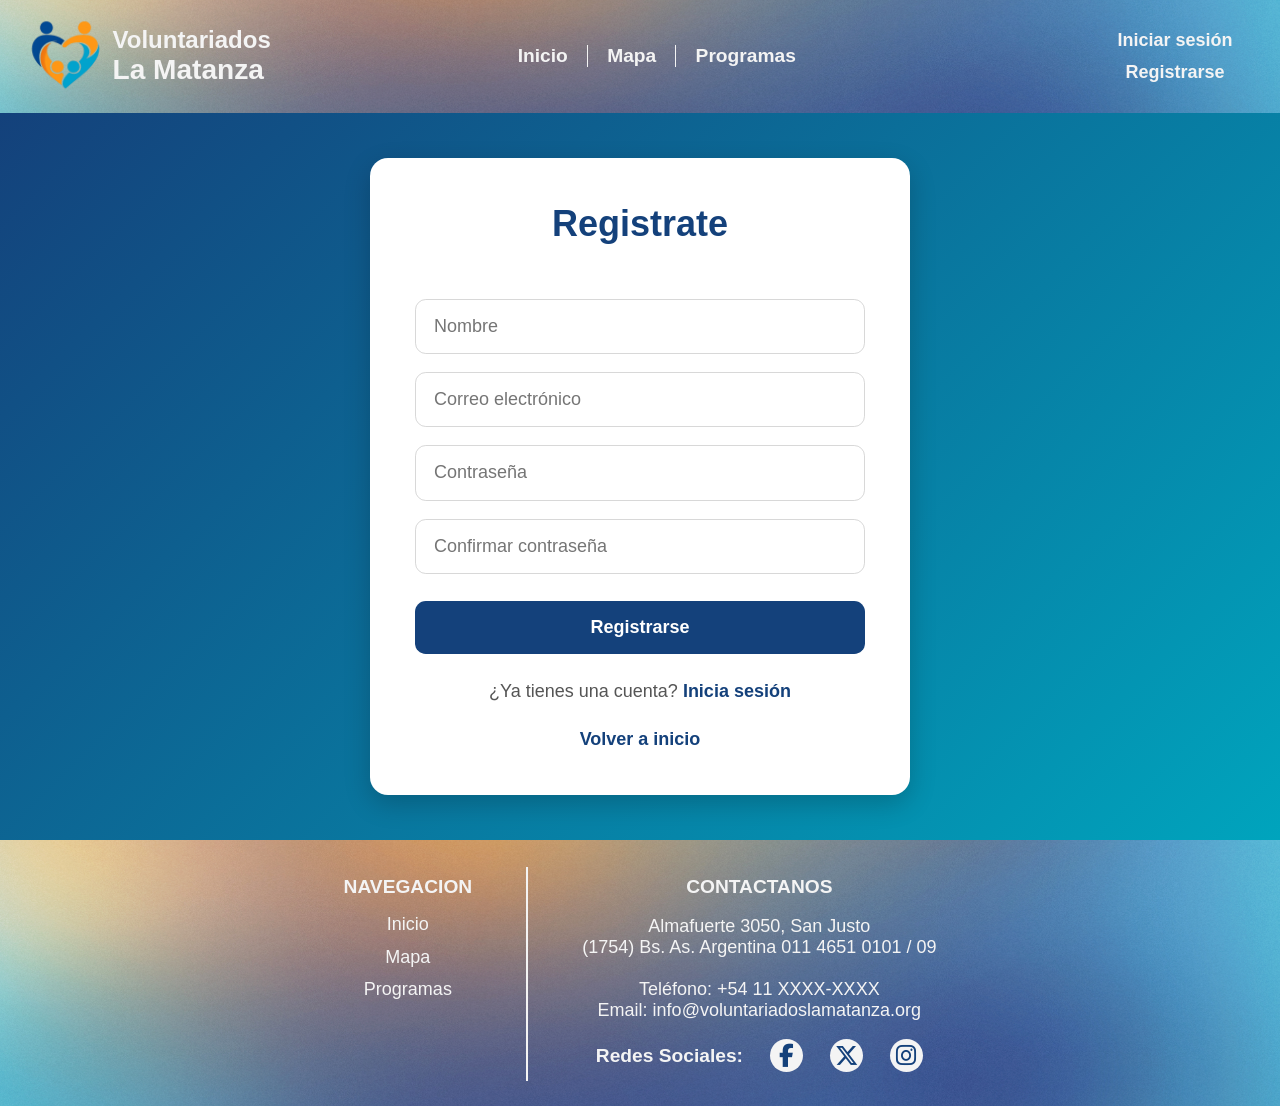
<file: pages/registro.html>
<!DOCTYPE html>
<html lang="en">
<head>
    <meta charset="UTF-8">
    <link rel="icon" href="../img/Logo Voluntariados.png" type="image/png">
    <meta name="viewport" content="width=device-width, initial-scale=1.0">
    <link rel="stylesheet" href="https://cdnjs.cloudflare.com/ajax/libs/font-awesome/6.5.1/css/all.min.css">
    <link rel="stylesheet" href="../css/globals/globalStyles.css">
    <link rel="stylesheet" href="../css/globals/header.css">
    <link rel="stylesheet" href="../css/globals/footer.css">
    <link rel="stylesheet" href="../css/registro.css">
    <script src="../js/auth.js" defer></script>
    <title>Registrate</title>
</head>
<body>
    <header class="header">
        <div class="header-logo">
            <img class="header-logo-img" src="../img/Logo Voluntariados.png" alt="Logo de Voluntariados">
            <span class="header-logo-text">Voluntariados<h3>La Matanza</h3> </span>
        </div>
        <span class="nav-toggle"><i class="fa-solid fa-bars"></i></span>
        <nav class="header-nav">
            <ul class="header-nav-list">
                <li><a href="./index.html">Inicio</a></li>
                <li><a href="./map.html">Mapa</a></li>
                <li><a href="./programas.html">Programas</a></li>
            </ul>
        </nav>
        <div class="header-user">
            <div class="header-user-actions">
                <a href="./login.html" class="login">Iniciar sesión</a>
            </div>
            <div class="header-user-actions">
                <a href="./registro.html" class="signup">Registrarse</a>
            </div>
        </div>
    </header>

    <main>
        <section class="registro-section">
            <h1>Registrate</h1>
            <form class="registro-form">
                <input type="text" placeholder="Nombre" required>
                <input type="email" placeholder="Correo electrónico" required>
                <input type="password" placeholder="Contraseña" required>
                <input type="password" placeholder="Confirmar contraseña" required>
                <button type="submit">Registrarse</button>
            </form>

            <p>¿Ya tienes una cuenta? <a href="login.html">Inicia sesión</a></p>
            <a href="index.html">Volver a inicio</a>
        </section>
    </main>
    
    <footer class="footer">
        <div class="footer-links">
            <h2 class="footer-titulo">NAVEGACION</h2>
            <ul class="footer-links-list">
                <li><a href="./index.html">Inicio</a></li>
                <li><a href="./map.html">Mapa</a></li>
                <li><a href="./programas.html">Programas</a></li>
            </ul>
        </div>
        <div class="footer-contacto">
            <h2 class="footer-titulo"> CONTACTANOS </h2>
            <div class="footer-contacto-info">
                <a href="#">Almafuerte 3050, San Justo<br>
                    (1754) Bs. As. Argentina
                    011 4651 0101 / 09 </a>
                <p>
                    <br>Teléfono: +54 11 XXXX-XXXX
                    <br>Email: info@voluntariadoslamatanza.org
                </p>
            </div>
            <div class="footer-contacto-social">
                <h3 class="footer-titulo">Redes Sociales:</h3>
                <a href="#"><i class="fab fa-facebook-f"></i></a>
                <a href="#"><i class="fab fa-x-twitter"></i></a>
                <a href="#"><i class="fab fa-instagram"></i></a>
            </div>
        </div>
    </footer>
</body>
</html>
</file>
<file: css/globals/globalStyles.css>
body {
    font-family: "Platform-Regular", sans-serif;
    color: var(--color-texto);
    height: 100vh;
    font-size: 18px;
}

a {
    color: var(--color-texto);
    text-decoration: none;
}
a:hover{
    color: var(--color-principal);
    transition: color 0.2s ease;
}
:root {
    --color-texto: #f4f4f4;
    --color-fondo: #f4f4f4;
    --color-principal: #14417b;
    --color-secundario: #ed8634;
    --color-terciario: #00a4bd;
    --color-terciarioDegradado: #00a4bd73;

}

/* Celus */
@media (max-width: 480px) {
    body {
        font-size: 70%;
    }
}

/* Tablets */
@media (min-width: 481px) and (max-width: 768px) {
    body {
        font-size: 90%;
    }
}
</file>
<file: css/globals/header.css>
*{
    margin: 0;
    box-sizing: border-box;
}
.header {
    background: url('/img/header-2025.jpg') no-repeat center center;
    background-size: cover;
    color: var(--color-texto);
    padding: 0.5em 1em;
    display: flex;
    justify-content: space-between;
    align-items: center;
    height: 6.25em;
    font-weight: bold;
    
}
.header-logo {
    font-size: 1.5rem;
    display: flex;
    flex-direction: row;
    align-items: center;
    width: 15%;
    height: 100%;
}
.header-logo:hover {
    cursor: pointer;
}
.header-logo-img {
    width: 4em;
    height: 100%;
}
.header-logo-text {
    font-family: "Platform-Bold", sans-serif;
}
.nav-toggle {
    display: none;
}

.header-nav {
    display: flex;
    justify-content: center;
    margin: 0 2em;
    width: 70%;
}
.header-nav-list {
    display: flex;
    flex-direction: row;
    justify-content: center;
    list-style: none;
    font-size: 1.2rem;
    gap: 1em;
    margin-bottom: 0;
}
.header-nav-list li {
    width: auto;
    padding-right: 1em;
    border-right: 1px solid var(--color-texto);
}
.header-nav-list li:last-child {
    border-right: none;
}
.header-user {
    display: flex;
    flex-direction: column;
    align-items: center;
    gap: 0.7rem;
    width: 15%;

}
.header-user-actions a:hover {
    color: var(--color-principal);
    transition: color 0.3s ease;
    font-size: 1.15rem;    
    transition: font-size 0.3s ease;
}

@media (max-width: 480px) {
    .header {
        flex-direction: column;
        height: auto;
        padding: 1em;
    }
    .header-logo {
        width: 100%;
        justify-content: center;
    }
    .nav-toggle {
        width: 2em;
        height: 2em;
        display: block;
        cursor: pointer;
        position: absolute;
        top: 3.8em;
        left: 1.5em;
    }
    .fa-bars {
        font-size: 2rem;
    }
    .header-nav {
        display: none;
    }
    .header-nav-list {
        flex-direction: column;
        gap: 0.5em;
    }
    .header-user {
        display: none;
    }
}
</file>
<file: css/globals/footer.css>
.footer {
    background: url('/img/header-2025.jpg')center center/cover no-repeat;
    color: var(--color-texto);
    padding: 1.5em;
    display: flex;
    justify-content: center;
    height: auto;
    padding-bottom: 0.5em;
}
.footer-titulo {
    font-family: "Platform-Medium", sans-serif;
    font-size: 1.2rem;
}
.footer-links {
    display: flex;
    flex-direction: column;
    align-items: center;
    padding: 0.5em 3em 0.5em 1em;
    border-right: 1px solid var(--color-texto);
    gap: 1rem;
    height: auto;
    margin-bottom: 1rem;
}

.footer-links-list {
    list-style: none;
    display: flex;
    flex-direction: column;
    align-items: center;
    padding: 0;
    margin: 0;
}

.footer-links-list li {
    margin-bottom: 0.7rem;
}

.footer-contacto {
    height: auto;
    width: auto;
    display: flex;
    flex-direction: column;
    align-items: center;
    padding: 0.5em 1em 0.5em 3em;
    border-left: 1px solid var(--color-texto);
    gap: 1em;
    margin-bottom: 1rem;
}

.footer-contacto-social {
    width: 100%;
    display: flex;
    justify-content: space-around;
    align-items: center;
}

.footer-contacto-social a i {
    padding: 0.3em;
    width: 1.4em;
    height: 1.4em;
    font-size: 1.3em;
    border-radius: 100%;
    display: flex;
    justify-content: center;
    align-items: center;
    color: var(--color-principal);
    background-color: var(--color-texto);
}

.footer-contacto-social a i:hover {
    color: var(--color-texto);
    background-color: var(--color-secundario);
}

.footer-contacto-info {
    text-align: center;
}

@media (max-width: 480px) {
    .footer {
        flex-direction: column;
        height: auto;
        padding: 1em;
        font-size: 1.1em;
    }
    .footer-titulo{
        font-size: 1.2rem;
    }
    .footer-links {
        border-right: none;
        border-bottom: 1px solid var(--color-texto);
        width: 90%;
        height: auto;
        padding: 1em;
        margin: 1em 0;
    }
    .footer-contacto {
        border-left: none;
        width: 100%;
        height: auto;
        padding: 1em 2em;
    }
}
</file>
<file: css/listaProgramas.css>
.filtros-section {
    background-color: #ffffff;
    box-shadow: 0 4px 6px -1px rgba(0, 0, 0, 0.05);
    position: sticky;
    top: 0;
    z-index: 100;
    padding: 1.5rem 0;
}
</file>
<file: css/detalle-programa.css>
main {
  --color-primario:    #14417b;
  --color-primario-dk: #0d2e57;
  --color-secundario:  #ed8634;
  --color-terciario:   #00a4bd;
  --color-fondo:       #ffffff;
  --color-fondo-alt:   #f0f5fb;
  --color-texto:       #1a2a40;
  --color-texto-sec:   #4a6080;
  --color-verde:       #2e7d32;

  --shadow-sm:  0 2px 8px rgba(20, 65, 123, 0.10);
  --shadow-md:  0 6px 24px rgba(20, 65, 123, 0.14);
  --shadow-lg:  0 16px 48px rgba(20, 65, 123, 0.18);
  --shadow-card-hover: 0 20px 52px rgba(20, 65, 123, 0.22);

  --radius-card: 18px;
  --container-max: 1100px;
  --section-gap: 80px;
  --padding-lateral: 80px;
}

* { box-sizing: border-box; }

body {
  font-size: 18px;
  line-height: 1.6;
  background-color: var(--color-fondo);
}

main {
  font-family: 'Montserrat', sans-serif;
  color: var(--color-texto);
  background-color: var(--color-fondo);
  display: block;
}

.container {
  max-width: var(--container-max);
  margin: 0 auto;
  padding-left: var(--padding-lateral);
  padding-right: var(--padding-lateral);
}

@media (max-width: 991.98px) {
  .container {
    padding-left: 24px;
    padding-right: 24px;
  }
}

h1, h2, h3, h4 {
  font-family: 'Montserrat', sans-serif;
  color: var(--color-texto);
  margin: 0;
}

a { text-decoration: none; }


.program-hero {
  position: relative;
  height: 480px;
  overflow: hidden;
  isolation: isolate;
}

@media (max-width: 767.98px) {
  .program-hero {
    height: 320px;
  }
}

.program-hero-img {
  width: 100%;
  height: 100%;
  object-fit: cover;
  display: block;
  transition: transform 0.6s ease;
}

.program-hero:hover .program-hero-img {
  transform: scale(1.03);
}

.program-hero-overlay {
  position: absolute;
  inset: 0;
  z-index: 1;
  background: linear-gradient(
    0deg,
    rgba(13, 46, 87, 0.85) 0%,
    rgba(20, 65, 123, 0.55) 45%,
    rgba(0, 164, 189, 0.18) 100%
  );
}

.program-hero-content {
  position: absolute;
  bottom: 0;
  left: 0;
  right: 0;
  z-index: 2;
  padding: 36px 48px;
}

@media (max-width: 767.98px) {
  .program-hero-content {
    padding: 24px 20px;
  }
}

/* Breadcrumb */
.breadcrumb-vlm {
  display: flex;
  align-items: center;
  gap: 8px;
  font-size: 13px;
  font-weight: 600;
  color: rgba(255,255,255,0.75);
  margin-bottom: 14px;
  list-style: none;
  padding: 0;
}
.breadcrumb-vlm a {
  color: rgba(255,255,255,0.75);
  transition: color 0.2s;
}
.breadcrumb-vlm a:hover { color: #fff; }
.breadcrumb-vlm .sep { opacity: 0.5; }
.breadcrumb-vlm .active { color: #fff; font-weight: 700; }

.program-hero-badge {
  display: inline-flex;
  align-items: center;
  gap: 7px;
  font-size: 12px;
  font-weight: 800;
  letter-spacing: 0.08em;
  text-transform: uppercase;
  color: #fff;
  background: linear-gradient(135deg, #2e7d32 0%, #4caf50 100%);
  padding: 6px 16px;
  border-radius: 100px;
  margin-bottom: 14px;
  box-shadow: 0 4px 14px rgba(46, 125, 50, 0.4);
}

.program-hero-title {
  font-size: 44px;
  font-weight: 800;
  color: #ffffff;
  line-height: 1.1;
  letter-spacing: -1px;
  text-shadow: 0 2px 16px rgba(0,0,0,0.25);
  margin: 0;
}

@media (max-width: 767.98px) {
  .program-hero-title { font-size: 28px; }}

.program-body {
  padding-top: 60px;
  padding-bottom: 80px;
}

.program-grid {
  display: grid;
  grid-template-columns: 1fr 340px;
  gap: 40px;
  align-items: start;
}

@media (max-width: 991.98px) {
  .program-grid {
    grid-template-columns: 1fr;
    gap: 32px;
  }
}

.program-section-title {
  font-size: 13px;
  font-weight: 800;
  letter-spacing: 0.12em;
  text-transform: uppercase;
  color: #fff;
  background: linear-gradient(135deg, var(--color-primario) 0%, var(--color-terciario) 100%);
  display: inline-flex;
  align-items: center;
  gap: 8px;
  padding: 6px 18px;
  border-radius: 100px;
  margin-bottom: 18px;
  box-shadow: 0 4px 14px rgba(20, 65, 123, 0.3);
}

.program-description {
  font-size: 17px;
  color: var(--color-texto-sec);
  line-height: 1.75;
  margin-bottom: 0;
}

.program-content-block {
  margin-bottom: 48px;
}

.requirements-grid {
  display: grid;
  grid-template-columns: 1fr 1fr;
  gap: 16px;
  margin-top: 4px;
}

@media (max-width: 600px) {
  .requirements-grid {
    grid-template-columns: 1fr;
  }
}

.requirement-item {
  display: flex;
  align-items: flex-start;
  gap: 14px;
  background: var(--color-fondo-alt);
  border: 1px solid rgba(20, 65, 123, 0.09);
  border-radius: 14px;
  padding: 18px 20px;
  transition: transform 0.22s ease, box-shadow 0.22s ease, border-color 0.22s ease;
}

.req-icon {
  width: 46px;
  height: 46px;
  flex-shrink: 0;
  border-radius: 12px;
  background: linear-gradient(135deg, rgba(20,65,123,0.10), rgba(0,164,189,0.12));
  color: var(--color-primario);
  display: flex;
  align-items: center;
  justify-content: center;
  font-size: 20px;
  transition: background 0.25s ease, color 0.25s ease;
}


.req-label {
  font-size: 11px;
  font-weight: 700;
  letter-spacing: 0.08em;
  text-transform: uppercase;
  color: var(--color-texto-sec);
  margin-bottom: 4px;
  display: block;
}

.req-value {
  font-size: 15px;
  font-weight: 700;
  color: var(--color-texto);
  line-height: 1.3;
}

.program-sidebar {
  position: sticky;
  top: 24px;
  display: flex;
  flex-direction: column;
  gap: 20px;
}
.info-card {
  background: #ffffff;
  border-radius: var(--radius-card);
  box-shadow: var(--shadow-md);
  overflow: hidden;
  border: 1px solid rgba(20, 65, 123, 0.08);
}

.info-card-header {
  background: linear-gradient(135deg, var(--color-primario-dk), var(--color-primario));
  padding: 20px 24px;
}

.info-card-header-title {
  font-size: 16px;
  font-weight: 700;
  color: #fff;
  display: flex;
  align-items: center;
  gap: 10px;
  margin: 0;
}

.info-card-body {
  padding: 8px 0;
}

.info-row {
  display: flex;
  align-items: center;
  gap: 14px;
  padding: 14px 24px;
  border-bottom: 1px solid rgba(20, 65, 123, 0.06);
  transition: background 0.2s ease;
}
.info-row:last-child { border-bottom: none; }
.info-row:hover { background: var(--color-fondo-alt); }

.info-row-icon {
  width: 38px;
  height: 38px;
  flex-shrink: 0;
  border-radius: 10px;
  background: linear-gradient(135deg, rgba(20,65,123,0.08), rgba(0,164,189,0.10));
  color: var(--color-primario);
  display: flex;
  align-items: center;
  justify-content: center;
  font-size: 18px;
}

.info-row-text {}
.info-row-label {
  font-size: 11px;
  font-weight: 700;
  letter-spacing: 0.08em;
  text-transform: uppercase;
  color: var(--color-texto-sec);
  display: block;
  margin-bottom: 2px;
}
.info-row-value {
  font-size: 15px;
  font-weight: 700;
  color: var(--color-texto);
}

.cta-card {
  background: linear-gradient(135deg, var(--color-primario-dk) 0%, var(--color-primario) 50%, #1a5fa8 100%);
  border-radius: var(--radius-card);
  padding: 32px 28px;
  box-shadow: var(--shadow-lg);
  text-align: center;
  position: relative;
  overflow: hidden;
}

.cta-card::before {
  content: '';
  position: absolute;
  width: 260px;
  height: 260px;
  border-radius: 50%;
  background: radial-gradient(circle, rgba(255,255,255,0.06) 0%, transparent 70%);
  top: -80px;
  right: -60px;
  pointer-events: none;
}
.cta-card::after {
  content: '';
  position: absolute;
  width: 180px;
  height: 180px;
  border-radius: 50%;
  background: radial-gradient(circle, rgba(237,134,52,0.2) 0%, transparent 70%);
  bottom: -50px;
  left: -40px;
  pointer-events: none;
}

.cta-card-icon {
  width: 64px;
  height: 64px;
  border-radius: 50%;
  background: rgba(255,255,255,0.15);
  backdrop-filter: blur(8px);
  color: #fff;
  font-size: 28px;
  display: flex;
  align-items: center;
  justify-content: center;
  margin: 0 auto 18px;
  box-shadow: 0 4px 16px rgba(0,0,0,0.15);
  position: relative;
  z-index: 1;
}

.cta-card-title {
  font-size: 20px;
  font-weight: 800;
  color: #fff;
  margin-bottom: 10px;
  position: relative;
  z-index: 1;
}

.cta-card-text {
  font-size: 14px;
  color: rgba(255,255,255,0.80);
  margin-bottom: 24px;
  position: relative;
  z-index: 1;
  line-height: 1.6;
}

.btn-apply {
  display: block;
  width: 100%;
  background: linear-gradient(135deg, #ed8634 0%, #f5a023 100%);
  border: none;
  color: #fff;
  font-family: 'Montserrat', sans-serif;
  font-size: 16px;
  font-weight: 800;
  padding: 15px 24px;
  border-radius: 14px;
  cursor: pointer;
  box-shadow: 0 6px 22px rgba(237, 134, 52, 0.48);
  transition: transform 0.22s ease, box-shadow 0.22s ease, background 0.22s ease;
  text-align: center;
  letter-spacing: 0.02em;
  position: relative;
  z-index: 1;
}
.btn-apply:hover {
  background: linear-gradient(135deg, #d6741f 0%, #ed8634 100%);
  color: #fff;
  transform: translateY(-3px);
  box-shadow: 0 12px 36px rgba(237, 134, 52, 0.60);
}
.btn-apply:active {
  transform: translateY(-1px);
}

/* Spots disponibles */
.spots-indicator {
  display: flex;
  align-items: center;
  justify-content: center;
  gap: 8px;
  margin-top: 16px;
  position: relative;
  z-index: 1;
}

.spots-dot {
  width: 8px;
  height: 8px;
  border-radius: 50%;
  background: #4caf50;
  box-shadow: 0 0 0 3px rgba(76,175,80,0.25);
  animation: pulse-dot 2s infinite;
}

@keyframes pulse-dot {
  0%, 100% { box-shadow: 0 0 0 3px rgba(76,175,80,0.25); }
  50%       { box-shadow: 0 0 0 6px rgba(76,175,80,0.10); }
}

.spots-text {
  font-size: 13px;
  font-weight: 600;
  color: rgba(255,255,255,0.85);
}


.activity-timeline {
  display: flex;
  flex-direction: column;
  gap: 0;
  position: relative;
  margin-top: 4px;
}

.activity-timeline::before {
  content: '';
  position: absolute;
  left: 22px;
  top: 12px;
  bottom: 12px;
  width: 2px;
  background: linear-gradient(180deg, var(--color-primario), var(--color-terciario), var(--color-secundario));
  border-radius: 2px;
  opacity: 0.3;
}

.timeline-item {
  display: flex;
  align-items: flex-start;
  gap: 20px;
  padding: 16px 0;
  position: relative;
}

.timeline-bullet {
  width: 46px;
  height: 46px;
  flex-shrink: 0;
  border-radius: 50%;
  background: #fff;
  border: 3px solid var(--color-primario);
  color: var(--color-primario);
  font-size: 18px;
  display: flex;
  align-items: center;
  justify-content: center;
  box-shadow: var(--shadow-sm);
  transition: background 0.25s, color 0.25s, transform 0.25s;
  z-index: 1;
}

.timeline-text {}
.timeline-item-title {
  font-size: 16px;
  font-weight: 700;
  color: var(--color-texto);
  margin-bottom: 4px;
}
.timeline-item-desc {
  font-size: 14px;
  color: var(--color-texto-sec);
  line-height: 1.6;
  margin: 0;
}


.btn-outline-vlm {
  background-color: transparent;
  border: 2px solid var(--color-primario);
  color: var(--color-primario);
  font-family: 'Montserrat', sans-serif;
  font-size: 15px;
  font-weight: 700;
  padding: 10px 24px;
  border-radius: 12px;
  cursor: pointer;
  transition: background-color 0.25s ease, color 0.25s ease, transform 0.2s ease, box-shadow 0.2s ease;
  display: inline-flex;
  align-items: center;
  gap: 8px;
}
.btn-outline-vlm:hover {
  background-color: var(--color-primario);
  color: #fff;
  transform: translateY(-2px);
  box-shadow: var(--shadow-md);
}

.bg-alt {
  background-color: var(--color-fondo-alt);
  background-image: radial-gradient(circle at 1px 1px, rgba(20,65,123,0.05) 1px, transparent 0);
  background-size: 32px 32px;
}

.section-divider {
  border: none;
  border-top: 2px solid rgba(20, 65, 123, 0.07);
  margin: 48px 0;
}

a:focus-visible,
button:focus-visible {
  outline: 3px solid var(--color-terciario);
  outline-offset: 3px;
}

@media (prefers-reduced-motion: reduce) {
  * { transition: none !important; animation: none !important; }
}
</file>
<file: css/editar-perfil.css>
/* =====================================================
   editar-perfil.css — Página de edición de perfil
   Voluntariados La Matanza
   ===================================================== */

main {
  background-color: var(--color-fondo);
  padding: 2.5em 2em;
  min-height: 60vh;
}

/* ── Contenedor principal ── */
.editar-perfil-container {
  max-width: 56em;
  margin: 0 auto;
}

/* ── Encabezado de página ── */
.editar-perfil-header {
  display: flex;
  align-items: center;
  gap: 1em;
  margin-bottom: 2em;
}

.editar-perfil-header a {
  display: inline-flex;
  align-items: center;
  gap: 0.4em;
  color: var(--color-principal);
  font-weight: 600;
  font-size: 0.95rem;
  transition: gap 0.2s ease;
}

.editar-perfil-header a:hover {
  gap: 0.7em;
  color: var(--color-secundario);
}

.editar-perfil-header h1 {
  color: var(--color-principal);
  font-size: 1.8em;
  margin: 0;
}

/* ── Tarjeta de sección ── */
.edit-card {
  background: #ffffff;
  border-radius: 1em;
  box-shadow: 0 0.4em 1.4em rgba(0, 0, 0, 0.1);
  padding: 2em;
  margin-bottom: 1.8em;
}

.edit-card h2 {
  color: var(--color-principal);
  font-size: 1.15em;
  margin-bottom: 1.4em;
  padding-bottom: 0.6em;
  border-bottom: 2px solid #f0f0f0;
  display: flex;
  align-items: center;
  gap: 0.5em;
}

.edit-card h2 i {
  color: var(--color-secundario);
}

/* ── Grilla de campos ── */
.fields-grid {
  display: grid;
  grid-template-columns: 1fr 1fr;
  gap: 1.2em;
}

.field-full {
  grid-column: 1 / -1;
}

/* ── Grupo de campo ── */
.field-group {
  display: flex;
  flex-direction: column;
  gap: 0.4em;
}

.field-group label {
  font-size: 0.88rem;
  font-weight: 600;
  color: #444;
  letter-spacing: 0.02em;
}

.field-group input,
.field-group textarea {
  padding: 0.75em 1em;
  border: 1.5px solid #dde1e8;
  border-radius: 0.55em;
  font-size: 0.95rem;
  color: #222;
  background: #fafbfc;
  transition: border-color 0.2s ease, box-shadow 0.2s ease;
  font-family: inherit;
  resize: none;
}

.field-group input:focus,
.field-group textarea:focus {
  outline: none;
  border-color: var(--color-terciario);
  box-shadow: 0 0 0 3px rgba(0, 164, 189, 0.15);
  background: #fff;
}

/* ── Sección de tags (cualidades / habilidades) ── */
.tags-editor {
  display: flex;
  flex-direction: column;
  gap: 1em;
}

.tags-editor label {
  font-size: 0.88rem;
  font-weight: 600;
  color: #444;
}

.tags-list {
  display: flex;
  flex-wrap: wrap;
  gap: 0.6em;
  min-height: 2.8em;
  padding: 0.6em;
  border: 1.5px dashed #dde1e8;
  border-radius: 0.55em;
  background: #fafbfc;
}

.tag-item {
  display: inline-flex;
  align-items: center;
  gap: 0.4em;
  padding: 0.35em 0.8em;
  background: linear-gradient(135deg, var(--color-principal), #1e5aa0);
  color: #fff;
  border-radius: 2em;
  font-size: 0.85rem;
  font-weight: 500;
  animation: tagIn 0.2s ease;
}

@keyframes tagIn {
  from { transform: scale(0.7); opacity: 0; }
  to   { transform: scale(1);   opacity: 1; }
}

.tag-item button {
  background: none;
  border: none;
  color: rgba(255,255,255,0.8);
  cursor: pointer;
  font-size: 0.9rem;
  line-height: 1;
  padding: 0;
  display: flex;
  align-items: center;
  transition: color 0.15s;
}

.tag-item button:hover {
  color: #fff;
}

.tag-add-row {
  display: flex;
  gap: 0.6em;
}

.tag-add-row input {
  flex: 1;
  padding: 0.65em 1em;
  border: 1.5px solid #dde1e8;
  border-radius: 0.55em;
  font-size: 0.9rem;
  background: #fafbfc;
  transition: border-color 0.2s, box-shadow 0.2s;
  font-family: inherit;
}

.tag-add-row input:focus {
  outline: none;
  border-color: var(--color-terciario);
  box-shadow: 0 0 0 3px rgba(0, 164, 189, 0.15);
}

.btn-add-tag {
  padding: 0.65em 1.2em;
  background: var(--color-terciario);
  color: #fff;
  border: none;
  border-radius: 0.55em;
  font-size: 0.9rem;
  font-weight: 600;
  cursor: pointer;
  display: flex;
  align-items: center;
  gap: 0.35em;
  transition: background 0.2s ease, transform 0.15s ease;
  font-family: inherit;
}

.btn-add-tag:hover {
  background: #0090a8;
  transform: translateY(-1px);
}

/* ── Proyectos de voluntariado ── */
.proyecto-edit {
  padding: 1.2em;
  border-left: 4px solid var(--color-secundario);
  background: rgba(237, 134, 52, 0.05);
  border-radius: 0.5em;
  margin-bottom: 1.2em;
}

.proyecto-edit:last-child {
  margin-bottom: 0;
}

.proyecto-edit h3 {
  color: var(--color-principal);
  margin-bottom: 0.8em;
  font-size: 1em;
}

.proyecto-edit .fields-grid {
  grid-template-columns: 1fr 1fr;
}

/* ── Botones de acción ── */
.acciones-footer {
  display: flex;
  justify-content: flex-end;
  gap: 1em;
  margin-top: 0.5em;
  padding-top: 1.5em;
  border-top: 2px solid #f0f0f0;
}

.btn-cancelar {
  padding: 0.85em 2em;
  border: 2px solid #dde1e8;
  border-radius: 0.6em;
  background: transparent;
  color: #555;
  font-size: 0.95rem;
  font-weight: 600;
  cursor: pointer;
  transition: all 0.2s ease;
  font-family: inherit;
  text-decoration: none;
  display: inline-flex;
  align-items: center;
  gap: 0.4em;
}

.btn-cancelar:hover {
  border-color: #aaa;
  color: #222;
  background: #f5f5f5;
}

.btn-guardar {
  padding: 0.85em 2.2em;
  background: linear-gradient(135deg, var(--color-principal), #1e5aa0);
  color: #fff;
  border: none;
  border-radius: 0.6em;
  font-size: 0.95rem;
  font-weight: 700;
  cursor: pointer;
  display: inline-flex;
  align-items: center;
  gap: 0.5em;
  transition: all 0.2s ease;
  box-shadow: 0 0.3em 1em rgba(20, 65, 123, 0.3);
  font-family: inherit;
}

.btn-guardar:hover {
  transform: translateY(-2px);
  box-shadow: 0 0.5em 1.4em rgba(20, 65, 123, 0.4);
}

.btn-guardar:active {
  transform: translateY(0);
}

/* ── Toast de éxito ── */
.toast-success {
  position: fixed;
  bottom: 2em;
  right: 2em;
  background: linear-gradient(135deg, #14417b, #1e5aa0);
  color: #fff;
  padding: 1em 1.6em;
  border-radius: 0.8em;
  font-weight: 600;
  font-size: 0.95rem;
  display: flex;
  align-items: center;
  gap: 0.6em;
  box-shadow: 0 0.5em 1.5em rgba(0,0,0,0.25);
  transform: translateY(5em);
  opacity: 0;
  transition: transform 0.35s cubic-bezier(0.34,1.56,0.64,1), opacity 0.3s ease;
  z-index: 9999;
  pointer-events: none;
}

.toast-success.show {
  transform: translateY(0);
  opacity: 1;
}

/* ── Responsive ── */
@media (max-width: 768px) {
  .fields-grid {
    grid-template-columns: 1fr;
  }
  .proyecto-edit .fields-grid {
    grid-template-columns: 1fr;
  }
  .acciones-footer {
    flex-direction: column-reverse;
  }
  .btn-cancelar,
  .btn-guardar {
    width: 100%;
    justify-content: center;
  }
}

@media (max-width: 480px) {
  main {
    padding: 1.5em 1em;
  }
  .edit-card {
    padding: 1.4em;
  }
  .editar-perfil-header h1 {
    font-size: 1.4em;
  }
}
</file>
<file: css/formulario.css>
* {
  margin: 0;
  padding: 0;
  box-sizing: border-box;
}

body {
  font-family: 'Segoe UI', Tahoma, Geneva, Verdana, sans-serif;
  line-height: 1.6;
  color: #333;
  background-color: #f8f9fa;
}

:root {
  --azul-principal: #002D62;
  --azul-oscuro: #001F4D;
  --celeste-principal: #00B4D8;
  --naranja-principal: #FF6B00;
}

.cabecera {
  background: linear-gradient(to right, var(--azul-principal), var(--azul-oscuro));
  color: white;
  padding: 0.8em 1.5em;
  display: flex;
  justify-content: space-between;
  align-items: center;
}

.logo-cabecera {
  display: flex;
  align-items: center;
  gap: 12px;
}

.imagen-logo {
  height: 55px;
  width: auto;
}

.texto-logo {
  font-size: 1.45rem;
  font-weight: 700;
}

.lista-navegacion {
  display: flex;
  gap: 2em;
  list-style: none;
}

.lista-navegacion a {
  color: white;
  text-decoration: none;
}

.lista-navegacion a:hover {
  color: var(--celeste-principal);
}

.usuario-cabecera {
  display: flex;
  gap: 12px;
}

.boton-principal {
  background-color: var(--naranja-principal);
  color: white;
  padding: 10px 24px;
  border-radius: 8px;
  text-decoration: none;
  font-weight: 600;
  transition: all 0.3s;
}

.boton-principal:hover {
  background-color:  var(--naranja-principal);
  transform: translateY(-2px);
}

.boton-secundario {
  color: white;
  border: 2px solid white;
  padding: 8px 22px;
  border-radius: 8px;
  text-decoration: none;
  font-weight: 600;
}

.boton-secundario:hover {
  background-color: white;
  color: var(--azul-principal);
}

.boton-principal.grande {
  padding: 16px 32px;
  font-size: 1.2rem;
  width: 100%;
  margin-top: 20px;
}

.pagina-formulario {
  padding: 60px 20px;
  background-color: #f8f9fa;
  min-height: 80vh;
}

.contenedor {
  max-width: 800px;
  margin: 0 auto;
}

.titulo-formulario {
  text-align: center;
  color: var(--azul-principal);
  font-size: 2.5rem;
  margin-bottom: 10px;
}

.subtitulo-formulario {
  text-align: center;
  color: #555;
  margin-bottom: 40px;
  font-size: 1.2rem;
}

.eleccion-inicial {
  display: flex;
  justify-content: center;
  gap: 40px;
  margin-top: 40px;
}

.boton-eleccion {
  display: flex;
  flex-direction: column;
  align-items: center;
  gap: 15px;
  padding: 40px 30px;
  background: white;
  border: 3px solid #FF6B00;
  border-radius: 16px;
  width: 280px;
  cursor: pointer;
  transition: all 0.3s;
  color: #333;
}

.boton-eleccion:hover {
  border-color: var(--naranja-principal);
  transform: translateY(-10px);
  box-shadow: 0 15px 30px rgba(0, 180, 216, 0.2);
}

.formulario-escondido {
  display: none;
}

.tarjeta-formulario {
  background: white;
  padding: 40px;
  border-radius: 12px;
  box-shadow: 0 10px 25px rgba(0,0,0,0.1);
}

.tarjeta-formulario h2 {
  color: var(--azul-principal);
  margin-bottom: 25px;
  text-align: center;
}

label {
  display: block;
  margin: 18px 0 8px;
  font-weight: 600;
  color: #333;
}

input, select, textarea {
  width: 100%;
  padding: 12px 16px;
  border: 2px solid #ddd;
  border-radius: 8px;
  font-size: 1rem;
}

input:focus, select:focus, textarea:focus {
  border-color: var(--naranja-principal);
  outline: none;
}
.grupo-checkbox {
  display: grid;
  grid-template-columns: repeat(2, 1fr);
  gap: 15px 30px;
  margin: 15px 0 25px;
}

.grupo-checkbox label {
  display: flex;
  align-items: center;
  gap: 12px;
  font-weight: 500;
  margin: 0;
  cursor: pointer;
}

.grupo-checkbox input[type="checkbox"] {
  width: 18px;
  height: 18px;
  flex-shrink: 0;
}

.pie-pagina {
  background-color: var(--azul-oscuro);
  color: #ccc;
  padding: 40px 20px;
  text-align: center;
}
.pie-pagina {
  background-color: var(--azul-oscuro);
  color: #ccc;
  padding: 50px 20px;
}

.contenido-pie {
  max-width: 1100px;
  margin: 0 auto;
  display: flex;
  justify-content: space-around;
  flex-wrap: wrap;
  gap: 40px;
  text-align: center;
}

.titulo-pie {
  font-size: 1.4rem;
  font-weight: bold;
  color: white;
  margin-bottom: 8px;
}

.lista-enlaces {
  list-style: none;
  padding: 0;
}

.lista-enlaces li {
  margin: 8px 0;
}

.lista-enlaces a {
  color: #ccc;
  text-decoration: none;
}

.lista-enlaces a:hover {
  color: var(--naranja-principal);
}

.redes-sociales a {
  color: #ccc;
  font-size: 1.6rem;
  margin: 0 12px;
}

.redes-sociales a:hover {
  color: var(--celeste-principal);
}

.volver-eleccion {
    display: flex;
    align-items: center;
    gap: 10px;
    color: var(--azul-principal);
    font-size: 1rem;
    font-weight: 600;
    cursor: pointer;
    width: fit-content;
    margin-bottom: 20px;
    transition: all 0.3s ease;
}

.volver-eleccion:hover {
    color: var(--celeste-principal);
    transform: translateX(-5px);
}

.volver-eleccion i {
    font-size: 1.2rem;
}

@media (max-width: 768px) {
  .contenido-pie {
    flex-direction: column;
    gap: 30px;
  }
}

@media (max-width: 768px) {
  .cabecera {
    flex-direction: column;
    gap: 15px;
  }
  .eleccion-inicial {
    flex-direction: column;
    align-items: center;
  }
  .grupo-checkbox {
    grid-template-columns: 1fr;
  }
}
</file>
<file: css/login.css>
main{
    min-height: 80vh;
    display: flex;
    justify-content: center;
    align-items: center;
    padding: 2em;
    background: linear-gradient(
        135deg,
        var(--color-principal),
        var(--color-terciario)
    );
}

.login-container{
    width: 100%;
    max-width: 28em;
    background-color: #ffffff;
    padding: 2.5em;
    border-radius: 1em;
    box-shadow: 0 0.5em 1.5em rgba(0,0,0,.2);
    text-align: center;
}

.login-container h1{
    margin-bottom: 1.5em;
    color: var(--color-principal);
    font-size: 2em;
}

.login-form{
    display: flex;
    flex-direction: column;
    gap: 1em;
}

.login-input{
    width: 100%;
    padding: .9em 1em;
    border: .1em solid #d8d8d8;
    border-radius: .6em;
    font-size: 1em;
    font-family: inherit;
    color: #333;
    transition: .2s ease;
    box-sizing: border-box;
}

.login-input:focus{
    outline: none;
    border-color: var(--color-terciario);
    box-shadow: 0 0 0 .1em var(--color-terciarioDegradado);
}

.login-button{
    padding: .9em;
    border: none;
    border-radius: .6em;
    background-color: var(--color-principal);
    color: white;
    font-size: 1em;
    font-weight: bold;
    cursor: pointer;
    transition: .2s ease;
}

.login-button:hover{
    background-color: var(--color-secundario);
    transform: translateY(-0.1em);
}

.login-container p{
    margin-top: 1.2em;
    color: #555;
}

.login-container p a{
    color: var(--color-principal);
    font-weight: 600;
}

.login-container p a:hover{
    color: var(--color-secundario);
}

.login-container > a{
    display: inline-block;
    margin-top: 1.5em;
    color: var(--color-principal);
    font-weight: 600;
}

.login-container > a:hover{
    color: var(--color-secundario);
}

@media (max-width: 480px){

    .login-container{
        padding: 2em 1.5em;
    }

    .login-container h1{
        font-size: 1.8em;
    }

}

@media (min-width: 481px) and (max-width: 768px){

    .login-container{
        max-width: 24em;
    }

}
</file>
<file: css/pages/map.css>
:root {
  --azul-institucional: #0B3D6B;
  --azul-oscuro: #082C4D;
  --celeste: #00a4bd;
  --celeste-claro: #EAF3FB;
  --naranja: #F5821F;
  --naranja-oscuro: #D96C0D;
  --gris-texto: #4A5568;
  --gris-claro: #F4F6F8;
  --blanco: #FFFFFF;
  --sombra-suave: 0 8px 24px rgba(11, 61, 107, 0.10);
  --sombra-hover: 0 12px 32px rgba(11, 61, 107, 0.16);
  --radio-lg: 20px;
  --radio-md: 14px;
  --radio-sm: 7px;
}
body {
  background-color: linear-gradient(135deg, #214F90, #1A447A);
}
i {
  color: var(--azul-institucional);
}
.vlm-main {
  width: 88%;
  max-width: 1280px;
  margin: 0 auto;
  padding: 48px 0 80px;
  font-family: 'Montserrat', sans-serif;
  color: var(--gris-texto);
}

.vlm-main section {
  margin-bottom: 64px;
}

.section-heading {
  text-align: center;
  max-width: 720px;
  margin: 0 auto 32px;
}

.section-heading h2 {
  font-size: 2rem;
  color: var(--azul-institucional);
  margin: 0 0 12px;
  font-weight: 800;
}

.section-heading p {
  font-size: 1.05rem;
  line-height: 1.5;
  color: var(--gris-texto);
  margin: 0;
}

.stats-grid {
  display: grid;
  grid-template-columns: repeat(4, 1fr);
  gap: 24px;
}

.stat-card {
  background: var(--blanco);
  border-radius: var(--radio-sm);
  box-shadow: var(--sombra-suave);
  padding: 28px 20px;
  display: flex;
  flex-direction: column;
  align-items: center;
  text-align: center;
  border-top: 3px solid var(--celeste);
}

.stat-icon {
  font-size: 2.2rem;
  margin-bottom: 10px;
}

.stat-number {
  font-size: 2rem;
  font-weight: 800;
  color: var(--azul-institucional);
  line-height: 1.1;
}

.stat-label {
  font-size: 0.95rem;
  color: var(--gris-texto);
  margin-top: 6px;
}

.map-card {
  background: var(--blanco);
  border-radius: var(--radio-lg);
  box-shadow: var(--sombra-suave);
  overflow: hidden;
  padding: 10px;
}

.map-card__frame {
  position: relative;
  width: 100%;
  height: 450px;          
  overflow: hidden;
  border-radius: var(--radio-md);
}

.map-card__frame iframe {
  display: block;
  width: 100%;
  height: 510px;        
  border: 0;
  margin-top: -70px;      
}

.cta-section {
  background: linear-gradient(135deg, var(--azul-institucional), var(--celeste));
  border-radius: var(--radio-lg);
  padding: 56px 32px;
  text-align: center;
  color: var(--blanco);
  box-shadow: var(--sombra-suave);
}

.cta-content h2 {
  font-size: 2.1rem;
  margin: 0 0 12px;
  font-weight: 800;
}

.cta-content p {
  font-size: 1.05rem;
  max-width: 560px;
  margin: 0 auto 28px;
  color: #E7F1FB;
  line-height: 1.5;
}

.cta-button {
  background: var(--naranja);
  color: var(--blanco);
  border: none;
  padding: 14px 36px;
  font-size: 1.05rem;
  font-weight: 700;
  border-radius: 999px;
  cursor: pointer;
  box-shadow: 0 8px 20px rgba(245, 130, 31, 0.35);
  transition: background 0.2s ease, transform 0.2s ease;
}

.cta-button:hover {
  background: var(--naranja-oscuro);
  transform: translateY(-2px);
}


.zonas-grid {
  display: grid;
  grid-template-columns: repeat(auto-fit, minmax(280px, 1fr));
  gap: 24px;
}

.zona-card {
  border-radius: var(--radio-md);
  box-shadow: var(--sombra-suave);
  padding: 24px;
  display: flex;
  flex-direction: column;
  transition: transform 0.2s ease, box-shadow 0.2s ease;
  border: 1px solid var(--celeste);
}

.zona-card:hover {
  transform: translateY(-4px);
  box-shadow: var(--sombra-hover);
}

.zona-header {
  display: flex;
  justify-content: left;
  align-items: center;
  margin-bottom: 10px;
  gap: 8px;
}

.zona-header h3 {
  font-size: 1.15rem;
  color: var(--azul-institucional);
  margin: 0;
}

.zona-tipo {
  font-size: 0.92rem;
  margin: 0 0 10px;
  color: var(--gris-texto);
}

.zona-desc {
  font-size: 0.92rem;
  line-height: 1.5;
  color: var(--gris-texto);
  margin: 0 0 20px;
  flex-grow: 1;
}

.zona-button {
  align-self: flex-start;
  background: var(--celeste);
  color: var(--blanco);
  border: 2px solid var(--celeste);
  padding: 9px 20px;
  font-size: 0.9rem;
  font-weight: 700;
  border-radius: var(--radio-sm);
  cursor: pointer;
  transition: background 0.2s ease, color 0.2s ease, border-color 0.2s ease;
}

.zona-button:hover {
  background: var(--naranja);
  border-color: var(--naranja);
  color: var(--blanco);
}
.donar-grid {
  display: grid;
  grid-template-columns: repeat(4, 1fr);
  gap: 24px;
}

.donar-card {
  background: var(--gris-claro);
  border-radius: var(--radio-md);
  padding: 28px 20px;
  text-align: center;
  border-top: 4px solid var(--naranja);
}

.donar-icon {
  font-size: 2.4rem;
  display: block;
  margin-bottom: 12px;
}

.donar-card h3 {
  font-size: 1.05rem;
  color: var(--azul-institucional);
  margin: 0 0 8px;
}

.donar-card p {
  font-size: 0.9rem;
  line-height: 1.4;
  color: var(--gris-texto);
  margin: 0;
}
@media (max-width: 992px) {
  .stats-grid {
    grid-template-columns: repeat(2, 1fr);
  }
  .donar-grid {
    grid-template-columns: repeat(2, 1fr);
  }
}

@media (max-width: 600px) {
  .vlm-main {
    width: 92%;
  }
  .stats-grid {
    grid-template-columns: 1fr;
  }
  .donar-grid {
    grid-template-columns: 1fr;
  }
  .section-heading h2 {
    font-size: 1.6rem;
  }
  .cta-section {
    padding: 40px 20px;
  }
  .zona-header {
    flex-wrap: wrap;
  }
}
</file>
<file: css/paginaConfirmacion.css>
.pagina-confirmacion {
  padding: 120px 20px 100px;
  background: linear-gradient(135deg, var(--color-principal), var(--color-terciario));
  min-height: 80vh;
  display: flex;
  align-items: center;
}

.contenedor-confirmacion {
  max-width: 700px;
  margin: 0 auto;
}

.tarjeta-exito {
  background: white;
  padding: 60px 50px;
  border-radius: 20px;
  text-align: center;
  box-shadow: 0 15px 40px rgba(0, 0, 0, 0.25);
  color: #333;
}

.icono-exito {
  font-size: 6rem;
  color: #00B4D8;
  margin-bottom: 20px;
}

.detalle-exito {
  background: #f0f9ff;
  padding: 20px;
  border-radius: 12px;
  margin: 30px 0;
  text-align: left;
}

.botones-exito {
  display: flex;
  flex-direction: column;
  gap: 15px;
  margin-top: 30px;
}

.boton-principal {
  background-color: var(--celeste-principal);
  color: white;
  padding: 10px 24px;
  border-radius: 8px;
  text-decoration: none;
  font-weight: 600;
  transition: all 0.3s;
}

.boton-principal:hover {
  background-color: #545f61;
  transform: translateY(-2px);
}

.boton-secundario {
  background-color: white;
  color: var(--azul-principal);
  border: 2px solid var(--azul-principal);
  padding: 10px 24px;
  border-radius: 8px;
  text-decoration: none;
  font-weight: 600;
  transition: all 0.3s;
}

.boton-secundario:hover {
  background-color: var(--celeste-principal);
  color: white;
  border-color: var(--celeste-principal);
}


.contenido-pie {
  max-width: 1100px;
  margin: 0 auto;
  display: flex;
  justify-content: space-around;
  flex-wrap: wrap;
  gap: 40px;
  text-align: center;
}
</file>
<file: css/perfil.css>
body{
    background:#f5f5f5;
    font-family:Arial, Helvetica, sans-serif;
}

.detalle-perfil{
    max-width:68.75em;     
    margin:2.5em auto;   
    padding:1.25em;        
}

.perfil-header{
    background:rgb(126, 170, 201);
    border-radius:0.9em;  
    display:flex;
    align-items:center;
    gap:2.5em;              
    padding:1.88em;        
    box-shadow:0 0.31em 0.94em #0909091a;
}

.imagen-de-perfil img{
    width:10.6em;        
    height: auto;
    border-radius:50%;
    object-fit:cover;
}

.nombre-y-año{
    flex:1;
}

.nombre-y-año h1{
    margin-bottom:0.63em; 
    color:#f8f8f8;
}

.nombre-y-año p{
    color:#d9d9d9;
}

.informacion-personal{
    min-width:17.5em;     
}

.informacion-personal h2{
    margin-bottom:0.94em; 
}

.informacion-personal p{
    margin-bottom:0.5em; 
}

.informacion-perfil{
    display:grid;
    grid-template-columns:1fr 1fr;
    gap:1.56em;            
    margin-top:1.88em;     
}

.informacion-aptitudes,
.informacion-voluntariado{
    background:rgb(240, 255, 254);
    border-radius:0.9em;
    padding:1.56em;
    box-shadow:0 0.31em 0.94em rgba(0,0,0,.1);
}

.aptitud{
    margin-bottom:1.88em;
}

.aptitud:last-child{
    margin-bottom:0;
}

.aptitud h2{
    margin-bottom:0.63em;
    font-weight: 800;
    color:#ff922c
}

.aptitud ul{
    padding-left:1.25em;
}

.aptitud li{
    margin-bottom:0.5em;
    color: #00052e;
    font-weight: 600;
}

.informacion-voluntariado h2{
    margin-bottom:0.6em;
    font-weight: 800;
    color:#ff922c
}

.informacion-voluntariado p{
    color: #00052e;
    font-weight: 500;
}

.proyecto{
    border-left:0.31em solid #2E7D32;
    padding-left:0.94em;
    margin-bottom:1.56em;
}

.proyecto:last-child{
    margin-bottom:0;
}

.proyecto h3{
    margin-bottom:0.6em;
    color:#2E7D32;
    font-weight: 700;
}

.proyecto p{
    margin-bottom:0.38em;
}

@media (max-width:56.25em){ 

    .perfil-header{
        flex-direction:column;
        text-align:center;
    }

    .informacion-personal{
        width:100%;
    }

    .informacion-perfil{
        grid-template-columns:1fr;
    }

}
</file>
<file: css/registro.css>
main{
    min-height: 80vh;
    display: flex;
    justify-content: center;
    align-items: center;
    padding: 2em;
    background: linear-gradient(
        135deg,
        var(--color-principal),
        var(--color-terciario)
    );
}

.registro-section{
    width: 100%;
    max-width: 30em;
    background-color: #ffffff;
    padding: 2.5em;
    border-radius: 1em;
    box-shadow: 0 .5em 1.5em rgba(0,0,0,.2);
    text-align: center;
    margin: .5em 0;
}

.registro-section h1{
    color: var(--color-principal);
    font-size: 2em;
    margin-bottom: 1.5em;
}

.registro-form{
    display: flex;
    flex-direction: column;
    gap: 1em;
}

.registro-form input{
    width: 100%;
    padding: .9em 1em;
    border: .1em solid #d8d8d8;
    border-radius: .6em;
    font-size: 1em;
    font-family: inherit;
    color: #333;
    transition: .2s ease;
    box-sizing: border-box;
}

.registro-form input:focus{
    outline: none;
    border-color: var(--color-terciario);
    box-shadow: 0 0 0 .1em var(--color-terciarioDegradado);
}

.registro-form button{
    margin-top: .5em;
    padding: .9em;
    border: none;
    border-radius: .6em;
    background-color: var(--color-principal);
    color: #ffffff;
    font-size: 1em;
    font-weight: bold;
    cursor: pointer;
    transition: .2s ease;
}

.registro-form button:hover{
    background-color: var(--color-secundario);
    transform: translateY(-.1em);
}

.registro-section p{
    margin-top: 1.5em;
    color: #555;
}

.registro-section p a{
    color: var(--color-principal);
    font-weight: 600;
}

.registro-section p a:hover{
    color: var(--color-secundario);
}

.registro-section > a{
    display: inline-block;
    margin-top: 1.5em;
    color: var(--color-principal);
    font-weight: 600;
}

.registro-section > a:hover{
    color: var(--color-secundario);
}

@media (max-width: 480px){
    .registro-section{
        padding: 2em 1.5em;
    }

    .registro-section h1{
        font-size: 1.8em;
    }
}

@media (min-width: 481px) and (max-width: 768px){
    .registro-section{
        max-width: 26em;
    }
}
</file>
<file: css/homePage.css>
/* ============================================================
   Voluntariado La Matanza — Estilos personalizados
   Complementan Bootstrap 5.3, no lo reemplazan.
   Paleta institucional: azul #14417b | naranja #ed8634 | turquesa #00a4bd
   ============================================================ */

main {
  --color-primario:   #14417b;
  --color-primario-dk:#0d2e57;
  --color-secundario: #ed8634;
  --color-terciario:  #00a4bd;
  --color-fondo:      #ffffff;
  --color-fondo-alt:  #f0f5fb;
  --color-texto:      #1a2a40;
  --color-texto-sec:  #4a6080;
  --color-verde:      #2e7d32;

  --shadow-sm:  0 2px 8px rgba(20, 65, 123, 0.10);
  --shadow-md:  0 6px 24px rgba(20, 65, 123, 0.14);
  --shadow-lg:  0 16px 48px rgba(20, 65, 123, 0.18);
  --shadow-card-hover: 0 20px 52px rgba(20, 65, 123, 0.22);

  --radius-card: 18px;
  --container-max: 1200px;
  --section-gap: 100px;
  --padding-lateral: 80px;
}

/* ============ BASE ============ */

* { box-sizing: border-box; }

body {
  font-size: 18px;
  line-height: 1.6;
}

main {
  font-family: 'Montserrat', sans-serif;
  color: var(--color-texto);
  background-color: var(--color-fondo);
  display: block;
}

.container {
  max-width: var(--container-max);
  padding-left: var(--padding-lateral);
  padding-right: var(--padding-lateral);
}

@media (max-width: 991.98px) {
  .container {
    padding-left: 24px;
    padding-right: 24px;
  }
}

h1, h2, h3, h4 {
  font-family: 'Montserrat', sans-serif;
  color: var(--color-texto);
  margin: 0;
}

a { text-decoration: none; }

.section-padding {
  padding-top: var(--section-gap);
  padding-bottom: var(--section-gap);
}

@media (max-width: 767.98px) {
  .section-padding {
    padding-top: 64px;
    padding-bottom: 64px;
  }
}

/* Fondo alternado con textura sutil */
.bg-alt {
  background-color: var(--color-fondo-alt);
  background-image: radial-gradient(circle at 1px 1px, rgba(20,65,123,0.05) 1px, transparent 0);
  background-size: 32px 32px;
}

/* ============ TIPOGRAFÍA ============ */

.hero-title {
  font-size: 52px;
  font-weight: 800;
  line-height: 1.1;
  letter-spacing: -1px;
  margin-bottom: 24px;
}

.hero-text {
  font-size: 18px;
  color: rgba(255,255,255,0.88);
  max-width: 540px;
}

/* Eyebrow pill con gradiente de acento */
.section-eyebrow {
  display: inline-flex;
  align-items: center;
  gap: 8px;
  font-size: 12px;
  font-weight: 800;
  letter-spacing: 0.12em;
  text-transform: uppercase;
  color: #fff;
  background: linear-gradient(135deg, var(--color-primario) 0%, var(--color-terciario) 100%);
  padding: 6px 18px;
  border-radius: 100px;
  margin-bottom: 16px;
  box-shadow: 0 4px 14px rgba(20, 65, 123, 0.3);
}

.section-lead {
  font-size: 22px;
  font-weight: 600;
  color: var(--color-texto);
  margin-bottom: 0;
  line-height: 1.5;
}

.card-title-vlm {
  font-size: 20px;
  font-weight: 700;
  margin-bottom: 10px;
  color: var(--color-texto);
}

.card-text-vlm {
  font-size: 15px;
  color: var(--color-texto-sec);
  margin-bottom: 0;
  line-height: 1.6;
}

/* ============ BOTONES ============ */

.btn-primary-vlm {
  background: linear-gradient(135deg, var(--color-primario), #1a5fa8);
  border: none;
  color: #fff;
  font-size: 16px;
  font-weight: 700;
  box-shadow: 0 4px 16px rgba(20, 65, 123, 0.35);
  transition: transform 0.2s ease, box-shadow 0.2s ease;
}
.btn-primary-vlm:hover {
  transform: translateY(-2px);
  box-shadow: 0 8px 28px rgba(20, 65, 123, 0.45);
  color: #fff;
}

.btn-outline-vlm {
  background-color: transparent;
  border: 2px solid var(--color-primario);
  color: var(--color-primario);
  font-size: 15px;
  font-weight: 700;
  transition: background-color 0.25s ease, color 0.25s ease, transform 0.2s ease, box-shadow 0.2s ease;
}
.btn-outline-vlm:hover {
  background-color: var(--color-primario);
  color: #fff;
  transform: translateY(-2px);
  box-shadow: var(--shadow-md);
}

/* Botón naranja institucional */
.btn-accent-vlm {
  background: linear-gradient(135deg, #ed8634 0%, #f5a023 100%);
  border: none;
  color: #fff;
  font-size: 16px;
  font-weight: 700;
  box-shadow: 0 4px 18px rgba(237, 134, 52, 0.42);
  transition: transform 0.2s ease, box-shadow 0.2s ease;
}
.btn-accent-vlm:hover {
  background: linear-gradient(135deg, #d6741f 0%, #ed8634 100%);
  color: #fff;
  transform: translateY(-3px);
  box-shadow: 0 10px 32px rgba(237, 134, 52, 0.52);
}

/* ============ HERO ============ */

.hero-section--bg {
  position: relative;
  isolation: isolate;
  min-height: 640px;
  display: flex;
  align-items: center;
  padding-top: 90px;
  padding-bottom: 90px;
  overflow: hidden;
}

.hero-section--bg > .container {
  position: relative;
  z-index: 3;
}

@media (max-width: 767.98px) {
  .hero-section--bg {
    min-height: 520px;
    padding-top: 56px;
    padding-bottom: 56px;
  }
  .hero-title { font-size: 34px; }
}

.hero-section--bg .hero-bg {
  position: absolute;
  inset: 0;
  z-index: 1;
}

.hero-section--bg .hero-bg-img {
  width: 100%;
  height: 100%;
  object-fit: cover;
  display: block;
}

/* Overlay degradado institucional más rico */
.hero-section--bg .hero-overlay {
  position: absolute;
  inset: 0;
  z-index: 2;
  background: linear-gradient(
    105deg,
    rgba(13, 46, 87, 0.96) 0%,
    rgba(20, 65, 123, 0.82) 38%,
    rgba(0, 164, 189, 0.42) 72%,
    rgba(0, 164, 189, 0.15) 100%
  );
}

@media (max-width: 767.98px) {
  .hero-section--bg .hero-overlay {
    background: linear-gradient(
      180deg,
      rgba(13, 46, 87, 0.55) 0%,
      rgba(13, 46, 87, 0.92) 50%,
      rgba(13, 46, 87, 0.97) 100%
    );
  }
}

.hero-title--on-photo  { color: #ffffff; }
.hero-text--on-photo   { color: rgba(255,255,255,0.88); }

.btn-outline-vlm-on-photo {
  background-color: transparent;
  border: 2px solid rgba(255,255,255,0.8);
  color: #ffffff;
  font-size: 16px;
  font-weight: 700;
  backdrop-filter: blur(4px);
  transition: background-color 0.25s ease, color 0.25s ease, transform 0.2s ease;
}
.btn-outline-vlm-on-photo:hover {
  background-color: #ffffff;
  color: var(--color-primario);
  transform: translateY(-2px);
}

.eyebrow {
  display: inline-flex;
  align-items: center;
  gap: 8px;
  background-color: rgba(255,255,255,0.14);
  color: #ffffff;
  font-size: 13px;
  font-weight: 600;
  padding: 8px 16px;
  border-radius: 100px;
  backdrop-filter: blur(6px);
  margin-bottom: 20px;
}

.hero-bg.img-placeholder--fallback { background-color: var(--color-primario); }
.hero-bg.img-placeholder--fallback .hero-bg-img { display: none; }
.hero-bg .img-placeholder-label { z-index: 1; }
.hero-bg.img-placeholder--fallback .img-placeholder-label { color: rgba(255,255,255,0.85); }
.hero-bg.img-placeholder--fallback .img-placeholder-label i { color: rgba(255,255,255,0.6); }

/* ============ CARDS GENERALES — sección "Por qué participar" ============ */

.vlm-card {
  background: #ffffff;
  border-radius: var(--radius-card) !important;
  box-shadow: var(--shadow-md) !important;
  transition: transform 0.28s cubic-bezier(.34,1.56,.64,1), box-shadow 0.28s ease;
  border-top: 4px solid transparent !important;
  position: relative;
  overflow: hidden;
}

/* Borde superior animado con gradiente */
.vlm-card::before {
  content: '';
  position: absolute;
  top: 0; left: 0; right: 0;
  height: 4px;
  background: linear-gradient(90deg, var(--color-primario), var(--color-terciario));
  border-radius: var(--radius-card) var(--radius-card) 0 0;
}



/* Cada card tiene su propio color de acento */
.vlm-card:nth-child(1)::before { background: linear-gradient(90deg, #14417b, #00a4bd); }
.vlm-card:nth-child(2)::before { background: linear-gradient(90deg, #ed8634, #f5c842); }
.vlm-card:nth-child(3)::before { background: linear-gradient(90deg, #00a4bd, #2e7d32); }

/* Círculo de ícono mejorado */
.vlm-icon-circle {
  width: 72px;
  height: 72px;
  border-radius: 50%;
  background: linear-gradient(135deg, rgba(20,65,123,0.12) 0%, rgba(0,164,189,0.12) 100%);
  color: var(--color-primario);
  display: flex;
  align-items: center;
  justify-content: center;
  font-size: 30px;
  box-shadow: 0 4px 16px rgba(20,65,123,0.15);
  transition: transform 0.25s ease, background 0.25s ease;
}

/* ============ PROGRAMAS (Sección 3) ============ */

.vlm-program-card {
  display: flex;
  flex-direction: column;
  background: #ffffff;
  border-radius: var(--radius-card) !important;
  box-shadow: var(--shadow-md) !important;
  transition: transform 0.28s cubic-bezier(.34,1.56,.64,1), box-shadow 0.28s ease;
  border-left: 5px solid var(--color-terciario) !important;
  position: relative;
  overflow: hidden;
}

/* Color de borde lateral por categoría (nth-child del contenedor) */
.row .col-lg-4:nth-child(1) .vlm-program-card,
.row .col-md-6:nth-child(1) .vlm-program-card { border-left-color: #2e7d32 !important; }
.row .col-lg-4:nth-child(2) .vlm-program-card,
.row .col-md-6:nth-child(2) .vlm-program-card { border-left-color: #1565c0 !important; }
.row .col-lg-4:nth-child(3) .vlm-program-card,
.row .col-md-6:nth-child(3) .vlm-program-card { border-left-color: #ed8634 !important; }
.row .col-lg-4:nth-child(4) .vlm-program-card,
.row .col-md-6:nth-child(4) .vlm-program-card { border-left-color: #c62828 !important; }
.row .col-lg-4:nth-child(5) .vlm-program-card,
.row .col-md-6:nth-child(5) .vlm-program-card { border-left-color: #7b1fa2 !important; }

.vlm-program-card:hover {
  transform: translateY(-8px) translateX(3px);
  box-shadow: var(--shadow-card-hover) !important;
}

/* Fondo sutil al pasar el cursor */
.vlm-program-card::after {
  content: '';
  position: absolute;
  inset: 0;
  background: linear-gradient(135deg, rgba(20,65,123,0.04), rgba(0,164,189,0.04));
  opacity: 0;
  transition: opacity 0.3s ease;
  pointer-events: none;
}
.vlm-program-card:hover::after { opacity: 1; }

/* Ícono de programa mejorado */
.program-icon {
  width: 60px;
  height: 60px;
  border-radius: 16px;
  background: linear-gradient(135deg, rgba(20,65,123,0.1), rgba(0,164,189,0.15));
  color: var(--color-primario);
  display: flex;
  align-items: center;
  justify-content: center;
  font-size: 26px;
  box-shadow: 0 4px 12px rgba(20,65,123,0.15);
  transition: transform 0.25s ease, background 0.25s ease, color 0.25s ease;
}
.vlm-program-card:hover .program-icon {
  background: linear-gradient(135deg, var(--color-primario), var(--color-terciario));
  color: #fff;
  transform: scale(1.12);
  box-shadow: 0 8px 24px rgba(20,65,123,0.3);
}

.program-link {
  color: var(--color-primario);
  font-weight: 700;
  font-size: 15px;
  display: inline-flex;
  align-items: center;
  gap: 6px;
  transition: gap 0.2s ease, color 0.2s ease;
}
.program-link:hover {
  gap: 12px;
  color: var(--color-terciario);
}

/* ============ ACTIVIDADES DESTACADAS (Sección 4) ============ */

.vlm-activity-card {
  background: #ffffff;
  border-radius: var(--radius-card) !important;
  box-shadow: var(--shadow-md) !important;
  transition: transform 0.28s cubic-bezier(.34,1.56,.64,1), box-shadow 0.28s ease;
  border-bottom: 4px solid var(--color-terciario) !important;
}
.vlm-activity-card:hover {
  transform: translateY(-8px);
  box-shadow: var(--shadow-card-hover) !important;
}

.activity-img {
  width: 100%;
  height: 100%;
  object-fit: cover;
  transition: transform 0.4s ease;
}
.vlm-activity-card:hover .activity-img {
  transform: scale(1.05);
}

/* Badge de categoría — base */
.badge-vlm {
  display: inline-flex;
  align-items: center;
  gap: 6px;
  font-size: 12px;
  font-weight: 700;
  padding: 5px 14px;
  border-radius: 100px;
  letter-spacing: 0.04em;
  text-transform: uppercase;
  border: 1px solid transparent;
}

/* 🌳 Medio Ambiente → verde */
.badge-vlm--ambiente {
  background: rgba(46, 125, 50, 0.12);
  color: #2e7d32;
  border-color: rgba(46, 125, 50, 0.25);
}

/* ☕ Comedores Comunitarios → naranja */
.badge-vlm--comedores {
  background: rgba(237, 134, 52, 0.14);
  color: #c96c10;
  border-color: rgba(237, 134, 52, 0.3);
}

/* 📚 Educación → azul */
.badge-vlm--educacion {
  background: rgba(21, 101, 192, 0.12);
  color: #1565c0;
  border-color: rgba(21, 101, 192, 0.25);
}

/* ❤️ Protección Animal → rojo */
.badge-vlm--animal {
  background: rgba(198, 40, 40, 0.11);
  color: #c62828;
  border-color: rgba(198, 40, 40, 0.24);
}

/* 🟣 Adultos Mayores → violeta */
.badge-vlm--mayores {
  background: rgba(123, 31, 162, 0.11);
  color: #7b1fa2;
  border-color: rgba(123, 31, 162, 0.24);
}

/* 📦 Colecta Solidaria → ámbar */
.badge-vlm--solidaria {
  background: rgba(237, 134, 52, 0.12);
  color: #b85c00;
  border-color: rgba(237, 134, 52, 0.28);
}

/* 🏥 Salud y Prevención → rojo oscuro */
.badge-vlm--salud {
  background: rgba(183, 28, 28, 0.11);
  color: #b71c1c;
  border-color: rgba(183, 28, 28, 0.24);
}

.activity-meta {
  display: flex;
  flex-direction: column;
  gap: 6px;
  font-size: 14px;
  color: var(--color-texto-sec);
}
.activity-meta i {
  color: var(--color-primario);
  width: 18px;
  text-align: center;
  margin-right: 6px;
}

/* ============ CÓMO PARTICIPAR (Sección 5) ============ */

.steps-row {
  position: relative;
}

/* Línea conectora entre pasos */
.steps-row::before {
  content: '';
  position: absolute;
  top: 40px;
  left: calc(16.667% + 40px);
  right: calc(16.667% + 40px);
  height: 3px;
  background: linear-gradient(90deg, var(--color-primario), var(--color-terciario), var(--color-secundario));
  border-radius: 4px;
  opacity: 0.3;
  z-index: 0;
}
@media (max-width: 767.98px) {
  .steps-row::before { display: none; }
}

.step-item {
  position: relative;
  z-index: 1;
}

.step-icon {
  width: 80px;
  height: 80px;
  border-radius: 50%;
  background: #ffffff;
  color: var(--color-primario);
  display: flex;
  align-items: center;
  justify-content: center;
  font-size: 32px;
  box-shadow: var(--shadow-md), 0 0 0 6px rgba(20,65,123,0.08);
  transition: transform 0.28s cubic-bezier(.34,1.56,.64,1), box-shadow 0.28s ease, background 0.28s ease, color 0.28s ease;
}

.step-item:nth-child(1) .step-icon { color: var(--color-primario); }
.step-item:nth-child(2) .step-icon { color: var(--color-terciario); }
.step-item:nth-child(3) .step-icon { color: var(--color-secundario); }

.step-number {
  display: inline-block;
  font-size: 11px;
  font-weight: 800;
  letter-spacing: 0.1em;
  text-transform: uppercase;
  color: #ffffff;
  background: linear-gradient(135deg, var(--color-primario), var(--color-terciario));
  padding: 3px 12px;
  border-radius: 100px;
  margin-bottom: 10px;
  box-shadow: 0 3px 10px rgba(20,65,123,0.25);
}

.step-item:nth-child(2) .step-number {
  background: linear-gradient(135deg, var(--color-terciario), #0090a8);
}
.step-item:nth-child(3) .step-number {
  background: linear-gradient(135deg, var(--color-secundario), #d6741f);
}

/* ============ SECCIÓN FINAL CTA ============ */

.final-cta-section {
  background: linear-gradient(135deg, var(--color-primario-dk) 0%, var(--color-primario) 45%, #1a5fa8 75%, var(--color-terciario) 100%);
  padding-top: var(--section-gap);
  padding-bottom: var(--section-gap);
  position: relative;
  overflow: hidden;
}

/* Círculo decorativo de fondo */
.final-cta-section::before {
  content: '';
  position: absolute;
  width: 600px;
  height: 600px;
  border-radius: 50%;
  background: radial-gradient(circle, rgba(255,255,255,0.06) 0%, transparent 70%);
  top: -200px;
  right: -100px;
  pointer-events: none;
}
.final-cta-section::after {
  content: '';
  position: absolute;
  width: 400px;
  height: 400px;
  border-radius: 50%;
  background: radial-gradient(circle, rgba(237,134,52,0.18) 0%, transparent 70%);
  bottom: -120px;
  left: -80px;
  pointer-events: none;
}

@media (max-width: 767.98px) {
  .final-cta-section {
    padding-top: 64px;
    padding-bottom: 64px;
  }
}

.final-cta-title {
  font-size: 38px;
  font-weight: 800;
  color: #ffffff;
  margin-bottom: 16px;
  position: relative;
  z-index: 1;
  text-shadow: 0 2px 12px rgba(0,0,0,0.18);
}

.final-cta-text {
  font-size: 18px;
  color: rgba(255,255,255,0.88);
  max-width: 600px;
  margin: 0 auto 36px;
  position: relative;
  z-index: 1;
}

.final-cta-section .btn-accent-vlm {
  position: relative;
  z-index: 1;
  font-size: 17px;
  padding: 14px 40px;
}

/* ============ IMÁGENES PLACEHOLDER ============ */

.img-placeholder {
  position: relative;
  background: linear-gradient(135deg, #dce8f5, #e8f4f8);
}
.img-placeholder img { background-color: #dce8f5; }
.img-placeholder-label { display: none; }
.img-placeholder--fallback img { display: none; }
.img-placeholder--fallback .img-placeholder-label {
  display: flex;
  position: absolute;
  inset: 0;
  align-items: center;
  justify-content: center;
  flex-direction: column;
  gap: 8px;
  color: var(--color-texto-sec);
  font-size: 13px;
  font-weight: 600;
  text-align: center;
  padding: 16px;
}
.img-placeholder--fallback .img-placeholder-label i {
  font-size: 32px;
  color: #94a3b8;
}

/* ============ ACCESIBILIDAD ============ */

a:focus-visible,
button:focus-visible {
  outline: 3px solid var(--color-terciario);
  outline-offset: 3px;
}

@media (prefers-reduced-motion: reduce) {
  * { transition: none !important; }
}
</file>
